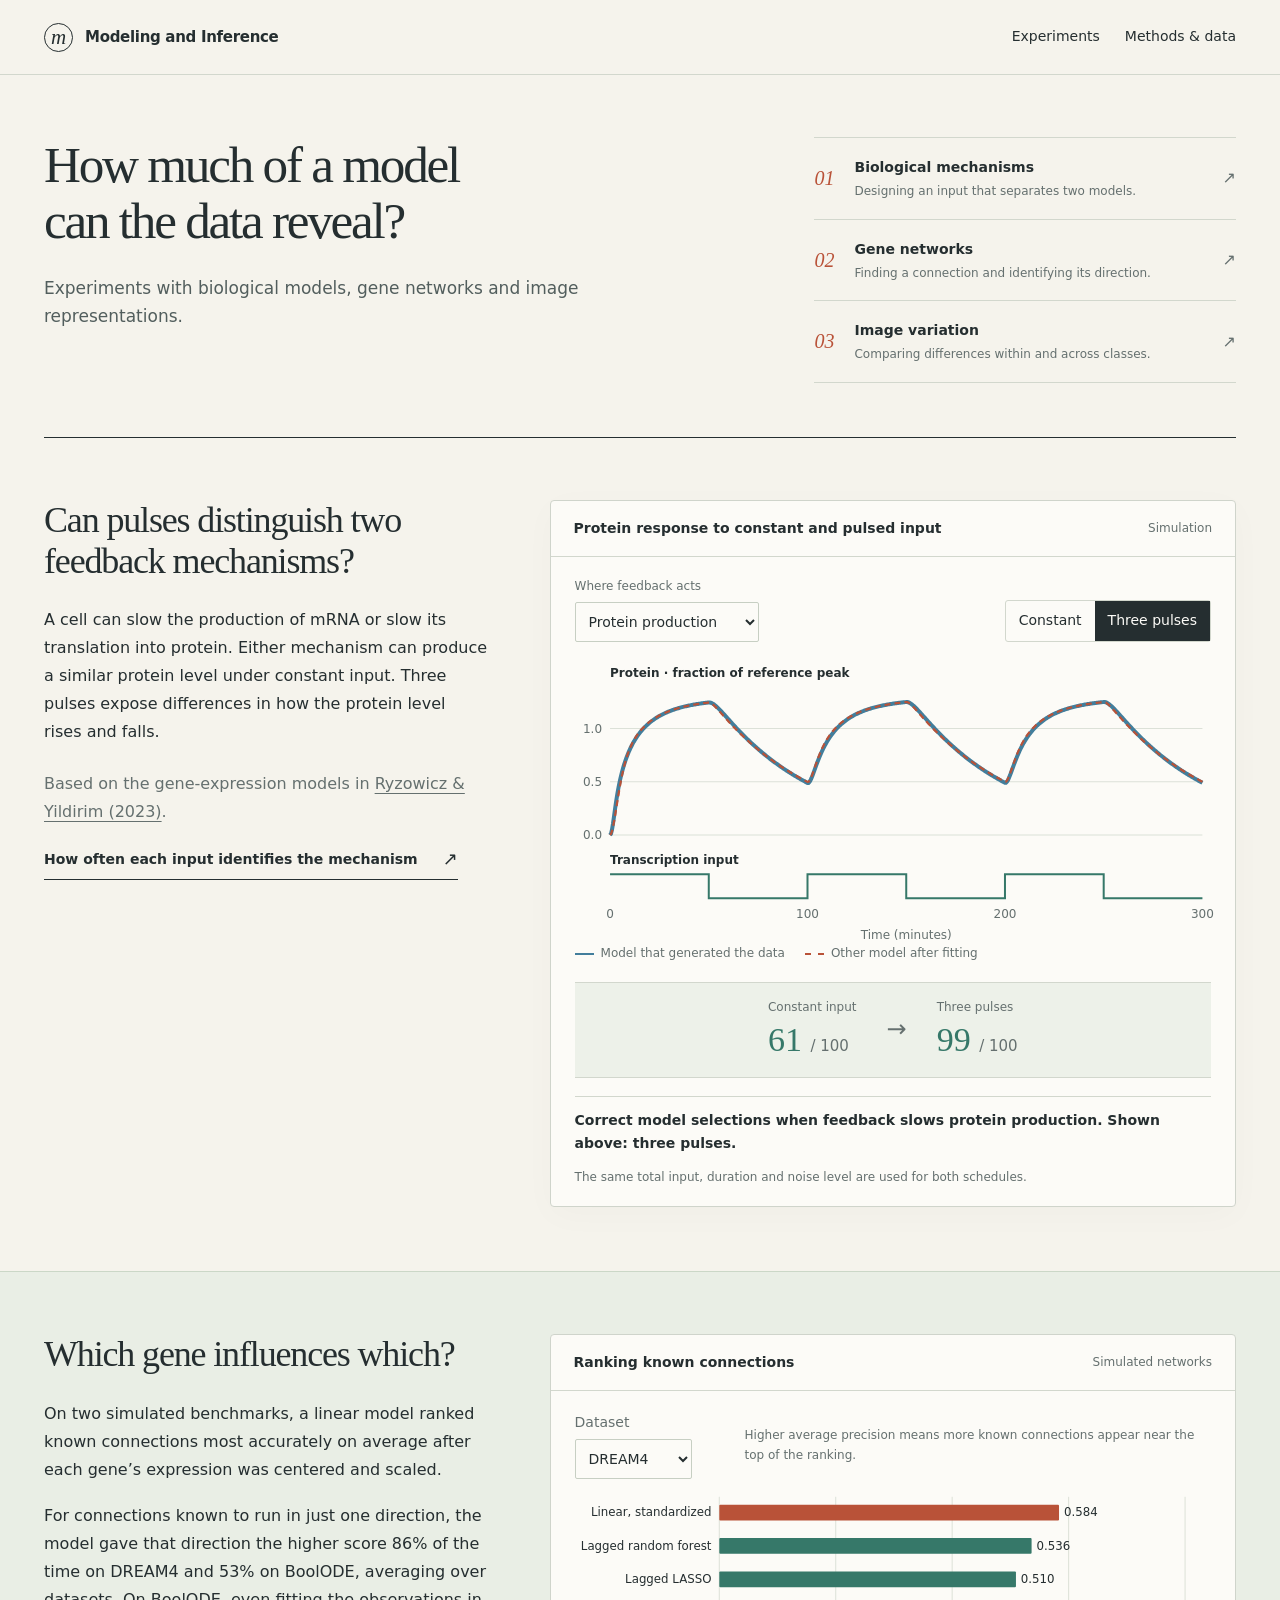
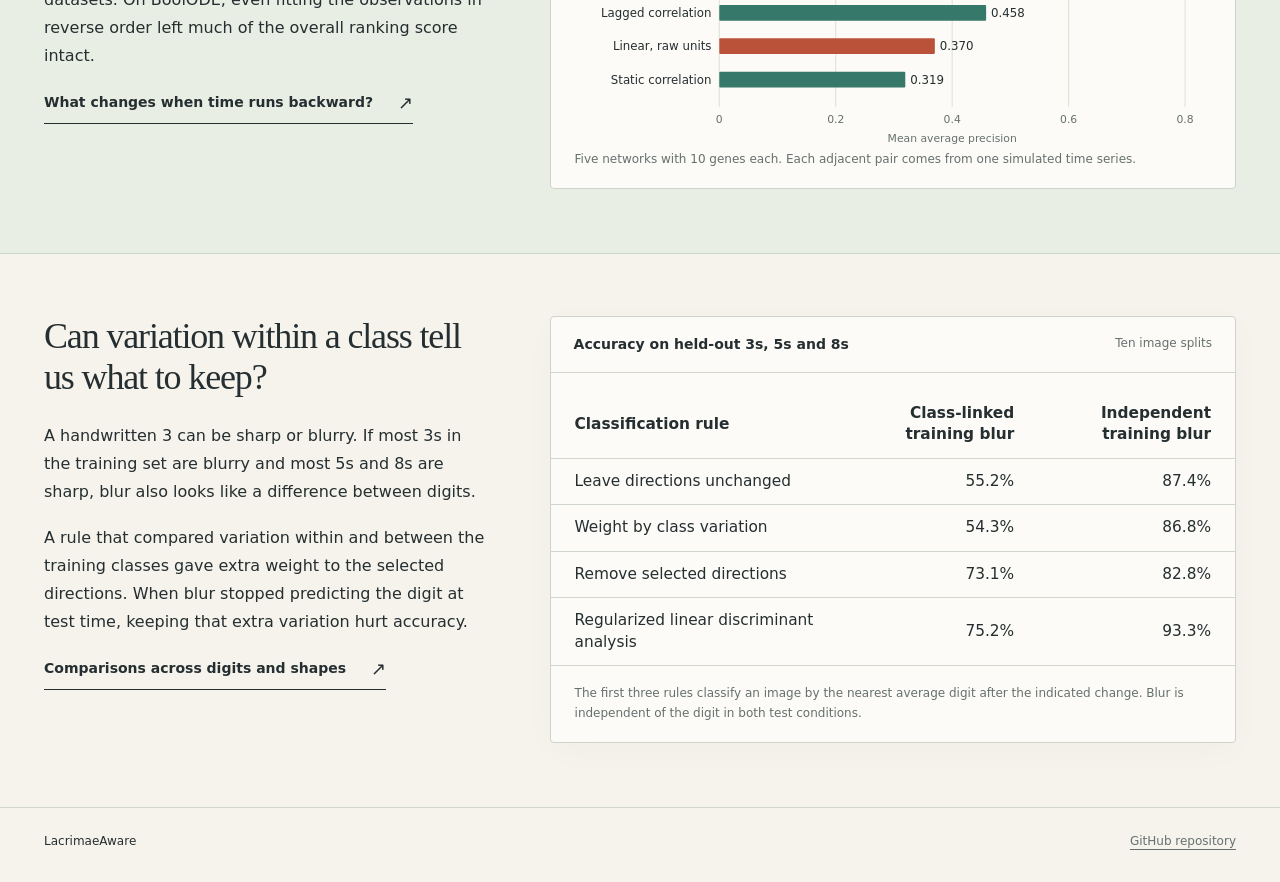
<file: docs/index.html>
<!doctype html>
<html lang="en"><head><meta charset="utf-8"><meta name="viewport" content="width=device-width,initial-scale=1">
<meta name="description" content="Experiments with biological models, gene networks and image representations, with interactive figures and results.">
<meta name="color-scheme" content="light"><title>Modeling and Inference · LacrimaeAware</title><link rel="icon" href="data:image/svg+xml,%3Csvg xmlns='http://www.w3.org/2000/svg' viewBox='0 0 40 40'%3E%3Crect width='40' height='40' rx='20' fill='%23252e30'/%3E%3Ctext x='20' y='28' text-anchor='middle' font-family='Georgia' font-size='29' fill='%23f5f3ec'%3Em%3C/text%3E%3C/svg%3E">
<link rel="stylesheet" href="./vendor/katex/katex.min.css"><link rel="stylesheet" href="./style.css"><script type="module" src="./app.js"></script></head>
<body data-base="./"><a class="skip" href="#main">Skip to content</a>
<header class="mast"><div class="mast-inner wrap"><a class="brand" href="./index.html"><span class="brand-mark" aria-hidden="true">m</span>Modeling and Inference</a><nav aria-label="Main navigation"><a href="./index.html#rates">Experiments</a><a href="./methods.html">Methods & data</a></nav></div></header>
<main id="main">
  <section class="intro wrap">
    <div>
      <h1>How much of a model <br> can the data reveal?</h1>
      <p class="lead">Experiments with biological models, gene networks and image representations.</p>
    </div>
    <nav class="contents" aria-label="Studies">
      <a href="#rates"><span>01</span><div><strong>Biological mechanisms</strong><small>Designing an input that separates two models.</small></div><b aria-hidden="true">↗</b></a>
      <a href="#networks"><span>02</span><div><strong>Gene networks</strong><small>Finding a connection and identifying its direction.</small></div><b aria-hidden="true">↗</b></a>
      <a href="#representations"><span>03</span><div><strong>Image variation</strong><small>Comparing differences within and across classes.</small></div><b aria-hidden="true">↗</b></a>
    </nav>
  </section>

  <section class="study wrap" id="rates">
    <div class="study-copy">
      <h2>Can pulses distinguish two feedback mechanisms?</h2>
      <p>A cell can slow the production of mRNA or slow its translation into protein. Either mechanism can produce a similar protein level under constant input. Three pulses expose differences in how the protein level rises and falls.</p>
      <p class="context-line">Based on the gene-expression models in <a href="https://doi.org/10.1039/D2MO00222A">Ryzowicz &amp; Yildirim (2023)</a>.</p>
      <a class="text-link" href="studies/hidden-rates.html">How often each input identifies the mechanism <span>↗</span></a>
    </div>
    <div class="experiment pulse-experiment">
      <div class="experiment-heading"><strong>Protein response to constant and pulsed input</strong><span class="small-label">Simulation</span></div>
      <div class="protocol-tools"><label for="true-mechanism">Where feedback acts<select id="true-mechanism"><option value="M3">Protein production</option><option value="M2">mRNA production</option></select></label><div class="segmented" role="group" aria-label="Input schedule"><button data-protocol="constant" aria-pressed="false">Constant</button><button data-protocol="three_pulses" aria-pressed="true">Three pulses</button></div></div>
      <div class="chart" id="pulse-chart"><img src="assets/input-design.svg" alt="Equal-total-input simulations: three pulses increase correct model selection from 61–83 to 99–100 out of 100 trials." width="1200" height="560"></div>
      <div class="legend"><span><i class="reference"></i>Model that generated the data</span><span><i class="alternative"></i>Other model after fitting</span></div>
      <div class="selection-result"><div><span>Constant input</span><strong id="constant-count">61 <small>/ 100</small></strong></div><span aria-hidden="true">→</span><div><span>Three pulses</span><strong id="pulse-count">99 <small>/ 100</small></strong></div></div>
      <p class="experiment-verdict" id="pulse-verdict" aria-live="polite">Correct selections across 100 noisy trials per input schedule.</p>
      <p class="fineprint">The same total input, duration and noise level are used for both schedules.</p>
    </div>
  </section>

  <section class="network-band">
    <div class="study wrap" id="networks">
      <div class="study-copy">
        <h2>Which gene influences which?</h2>
        <p>On two simulated benchmarks, a linear model ranked known connections most accurately on average after each gene’s expression was centered and scaled.</p>
        <p>For connections known to run in just one direction, the model gave that direction the higher score 86% of the time on DREAM4 and 53% on BoolODE, averaging over datasets. On BoolODE, even fitting the observations in reverse order left much of the overall ranking score intact.</p>
        <a class="text-link" href="studies/gene-networks.html#time-order">What changes when time runs backward? <span>↗</span></a>
      </div>
      <div class="experiment network-experiment">
        <div class="experiment-heading"><strong>Ranking known connections</strong><span class="small-label">Simulated networks</span></div>
        <div class="network-tools"><label for="benchmark-dataset">Dataset<select id="benchmark-dataset"><option value="dream4">DREAM4</option><option value="boolode">BoolODE</option></select></label><p>Higher average precision means more known connections appear near the top of the ranking.</p></div>
        <div class="chart" id="benchmark-chart"><img class="fallback" src="assets/network-benchmarks.svg" alt="Across both benchmarks, the linear model ranks higher after its inputs and responses are standardized." width="1050" height="420"></div>
        <p class="fineprint" id="benchmark-caption" aria-live="polite">Each score averages the results for the networks in one benchmark.</p>
      </div>
    </div>
  </section>

  <section class="study wrap" id="representations">
    <div class="study-copy">
      <h2>Can variation within a class tell us what to keep?</h2>
      <p>A handwritten 3 can be sharp or blurry. If most 3s in the training set are blurry and most 5s and 8s are sharp, blur also looks like a difference between digits.</p>
      <p>A rule that compared variation within and between the training classes gave extra weight to the selected directions. When blur stopped predicting the digit at test time, keeping that extra variation hurt accuracy.</p>
      <a class="text-link" href="studies/image-representations.html">Comparisons across digits and shapes <span>↗</span></a>
    </div>
    <div class="experiment geometry-experiment">
      <div class="experiment-heading"><strong>Accuracy on held-out 3s, 5s and 8s</strong><span class="small-label">Ten image splits</span></div>
      <table class="digit-results"><thead><tr><th scope="col">Classification rule</th><th scope="col">Class-linked training blur</th><th scope="col">Independent training blur</th></tr></thead><tbody>
        <tr><th scope="row">Leave directions unchanged</th><td>55.2%</td><td>87.4%</td></tr>
        <tr><th scope="row">Weight by class variation</th><td>54.3%</td><td>86.8%</td></tr>
        <tr><th scope="row">Remove selected directions</th><td>73.1%</td><td>82.8%</td></tr>
        <tr><th scope="row">Regularized linear discriminant analysis</th><td>75.2%</td><td>93.3%</td></tr>
      </tbody></table>
      <p class="fineprint">The first three rules classify an image by the nearest average digit after the indicated change. Blur is independent of the digit in both test conditions.</p>
    </div>
  </section>

</main>

<footer class="footer"><div class="footer-inner wrap"><strong>LacrimaeAware</strong><div class="footer-right"><a href="https://github.com/LacrimaeAware/modeling-and-inference">GitHub repository</a></div></div></footer>
</body></html>
</file>
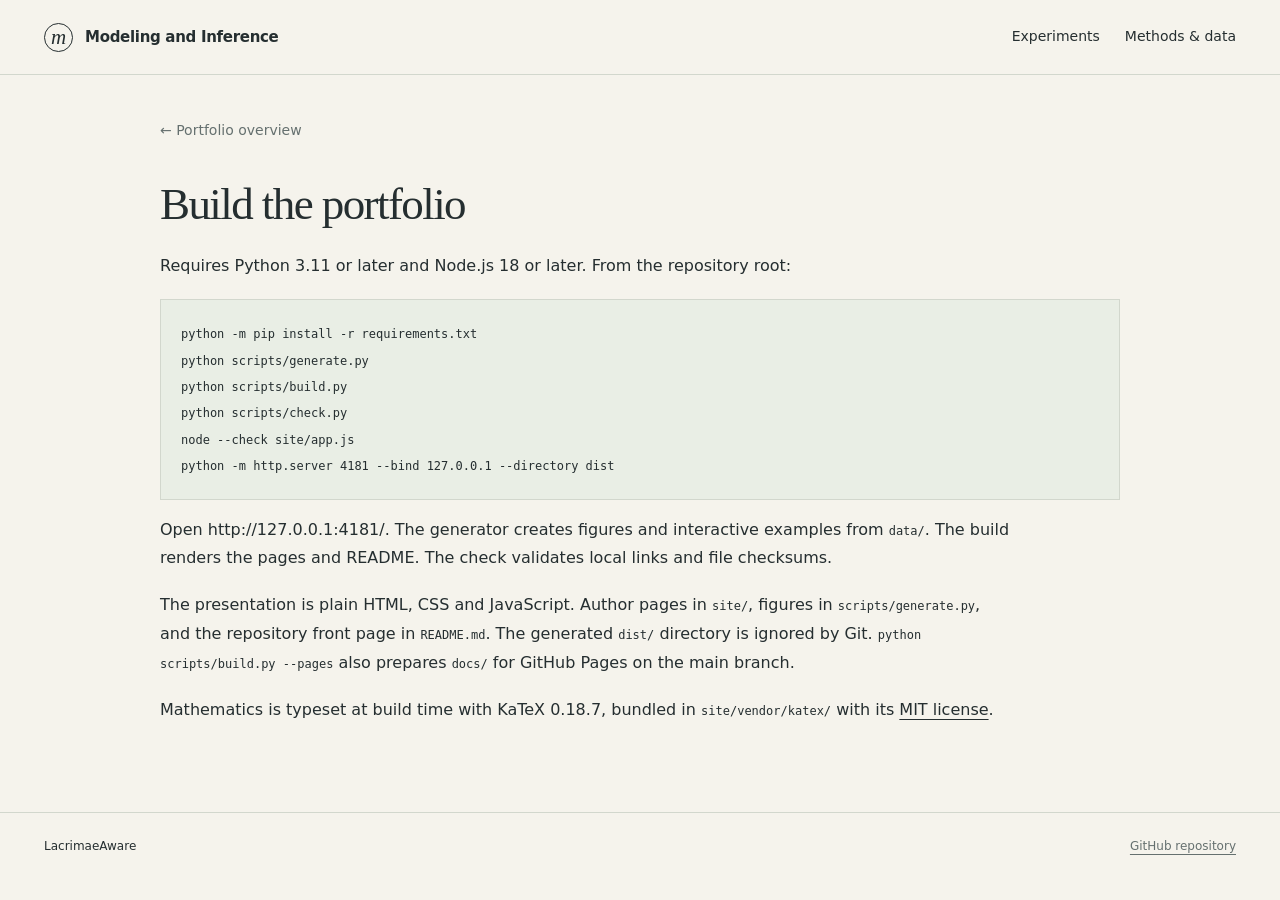
<file: docs/development.html>
<!doctype html>
<html lang="en"><head><meta charset="utf-8"><meta name="viewport" content="width=device-width,initial-scale=1">
<meta name="description" content="Experiments with biological models, gene networks and image representations, with interactive figures and results.">
<meta name="color-scheme" content="light"><title>Build the portfolio · Modeling and Inference</title><link rel="icon" href="data:image/svg+xml,%3Csvg xmlns='http://www.w3.org/2000/svg' viewBox='0 0 40 40'%3E%3Crect width='40' height='40' rx='20' fill='%23252e30'/%3E%3Ctext x='20' y='28' text-anchor='middle' font-family='Georgia' font-size='29' fill='%23f5f3ec'%3Em%3C/text%3E%3C/svg%3E">
<link rel="stylesheet" href="./vendor/katex/katex.min.css"><link rel="stylesheet" href="./style.css"><script type="module" src="./app.js"></script></head>
<body data-base="./"><a class="skip" href="#main">Skip to content</a>
<header class="mast"><div class="mast-inner wrap"><a class="brand" href="./index.html"><span class="brand-mark" aria-hidden="true">m</span>Modeling and Inference</a><nav aria-label="Main navigation"><a href="./index.html#rates">Experiments</a><a href="./methods.html">Methods & data</a></nav></div></header>
<main class="note readme-content" id="main"><a class="back" href="index.html">← Portfolio overview</a><h1>Build the portfolio</h1>
<p>Requires Python 3.11 or later and Node.js 18 or later. From the repository root:</p>
<pre><code class="language-sh">python -m pip install -r requirements.txt
python scripts/generate.py
python scripts/build.py
python scripts/check.py
node --check site/app.js
python -m http.server 4181 --bind 127.0.0.1 --directory dist
</code></pre>
<p>Open http://127.0.0.1:4181/. The generator creates figures and interactive examples from <code>data/</code>. The build renders the pages and README. The check validates local links and file checksums.</p>
<p>The presentation is plain HTML, CSS and JavaScript. Author pages in <code>site/</code>, figures in <code>scripts/generate.py</code>, and the repository front page in <code>README.md</code>. The generated <code>dist/</code> directory is ignored by Git. <code>python scripts/build.py --pages</code> also prepares <code>docs/</code> for GitHub Pages on the main branch.</p>
<p>Mathematics is typeset at build time with KaTeX 0.18.7, bundled in
<code>site/vendor/katex/</code> with its <a href="vendor/katex/LICENSE">MIT license</a>.</p></main>
<footer class="footer"><div class="footer-inner wrap"><strong>LacrimaeAware</strong><div class="footer-right"><a href="https://github.com/LacrimaeAware/modeling-and-inference">GitHub repository</a></div></div></footer>
</body></html>
</file>
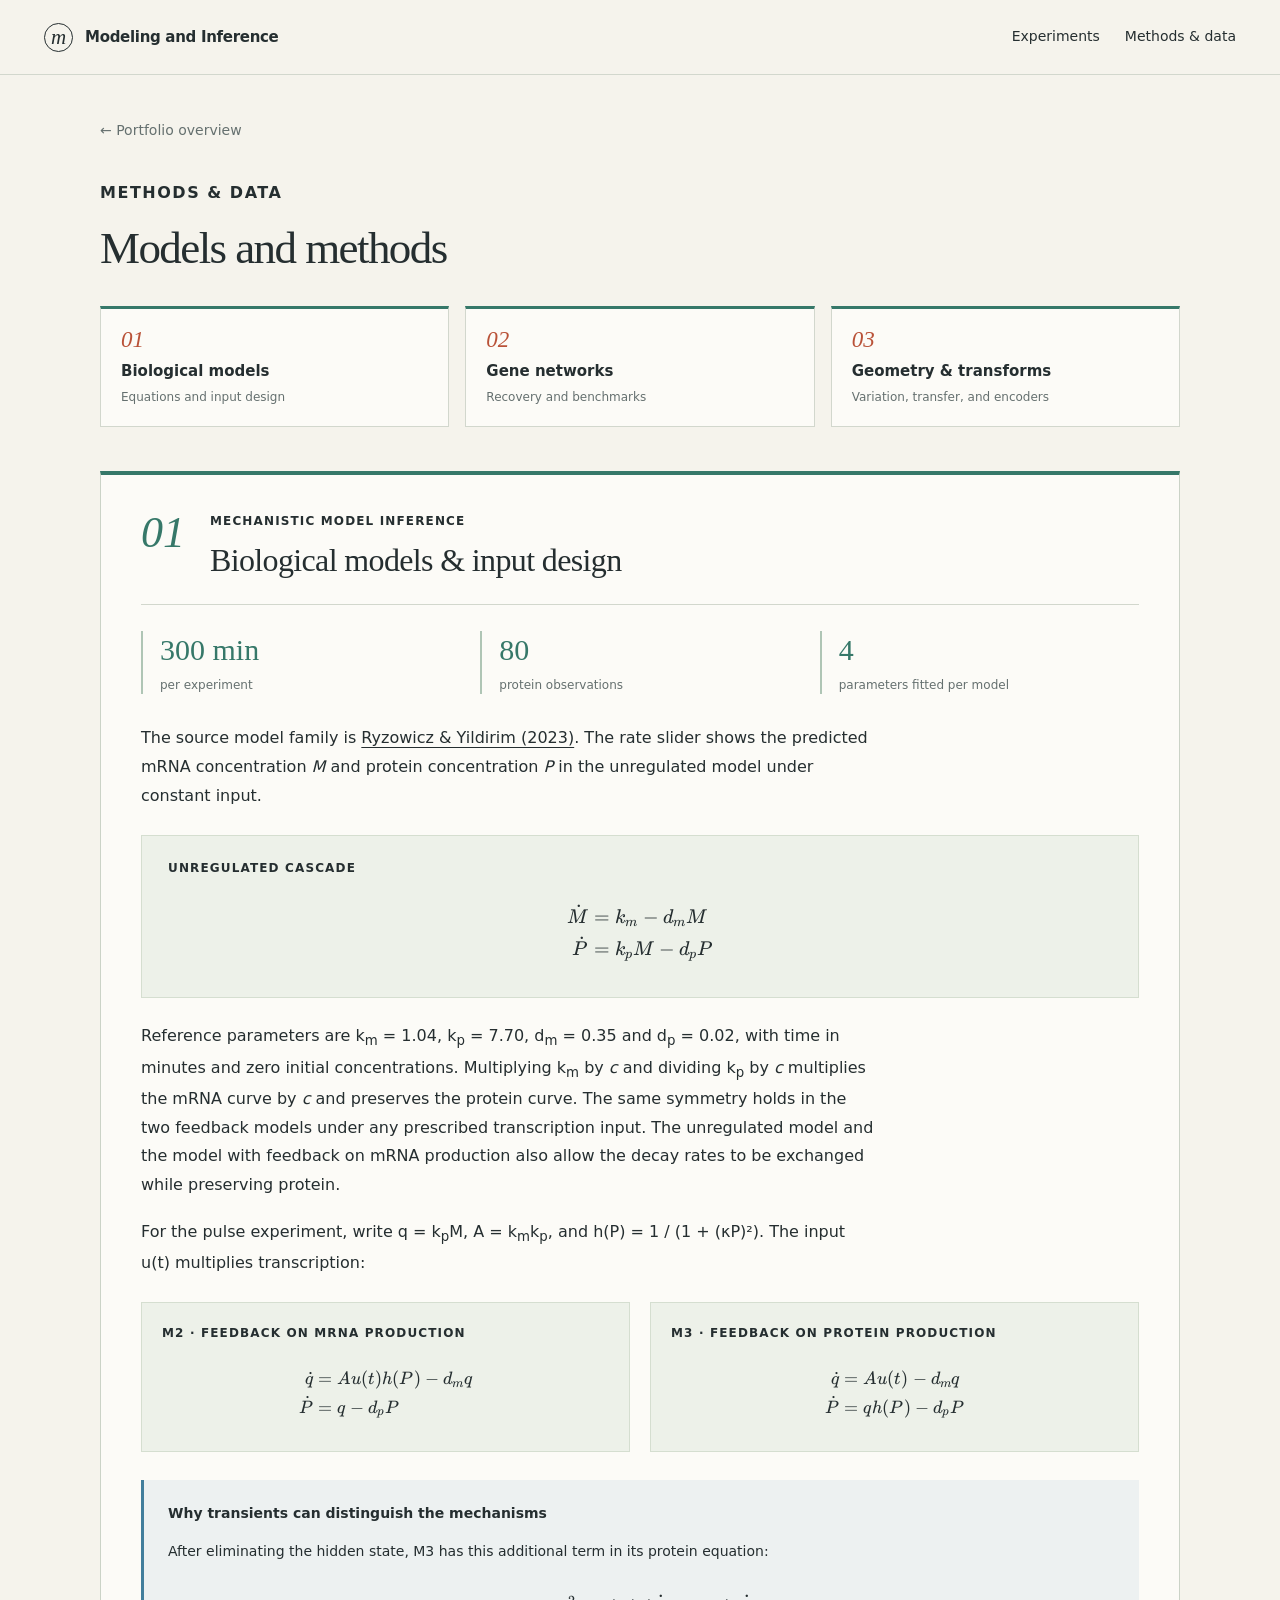
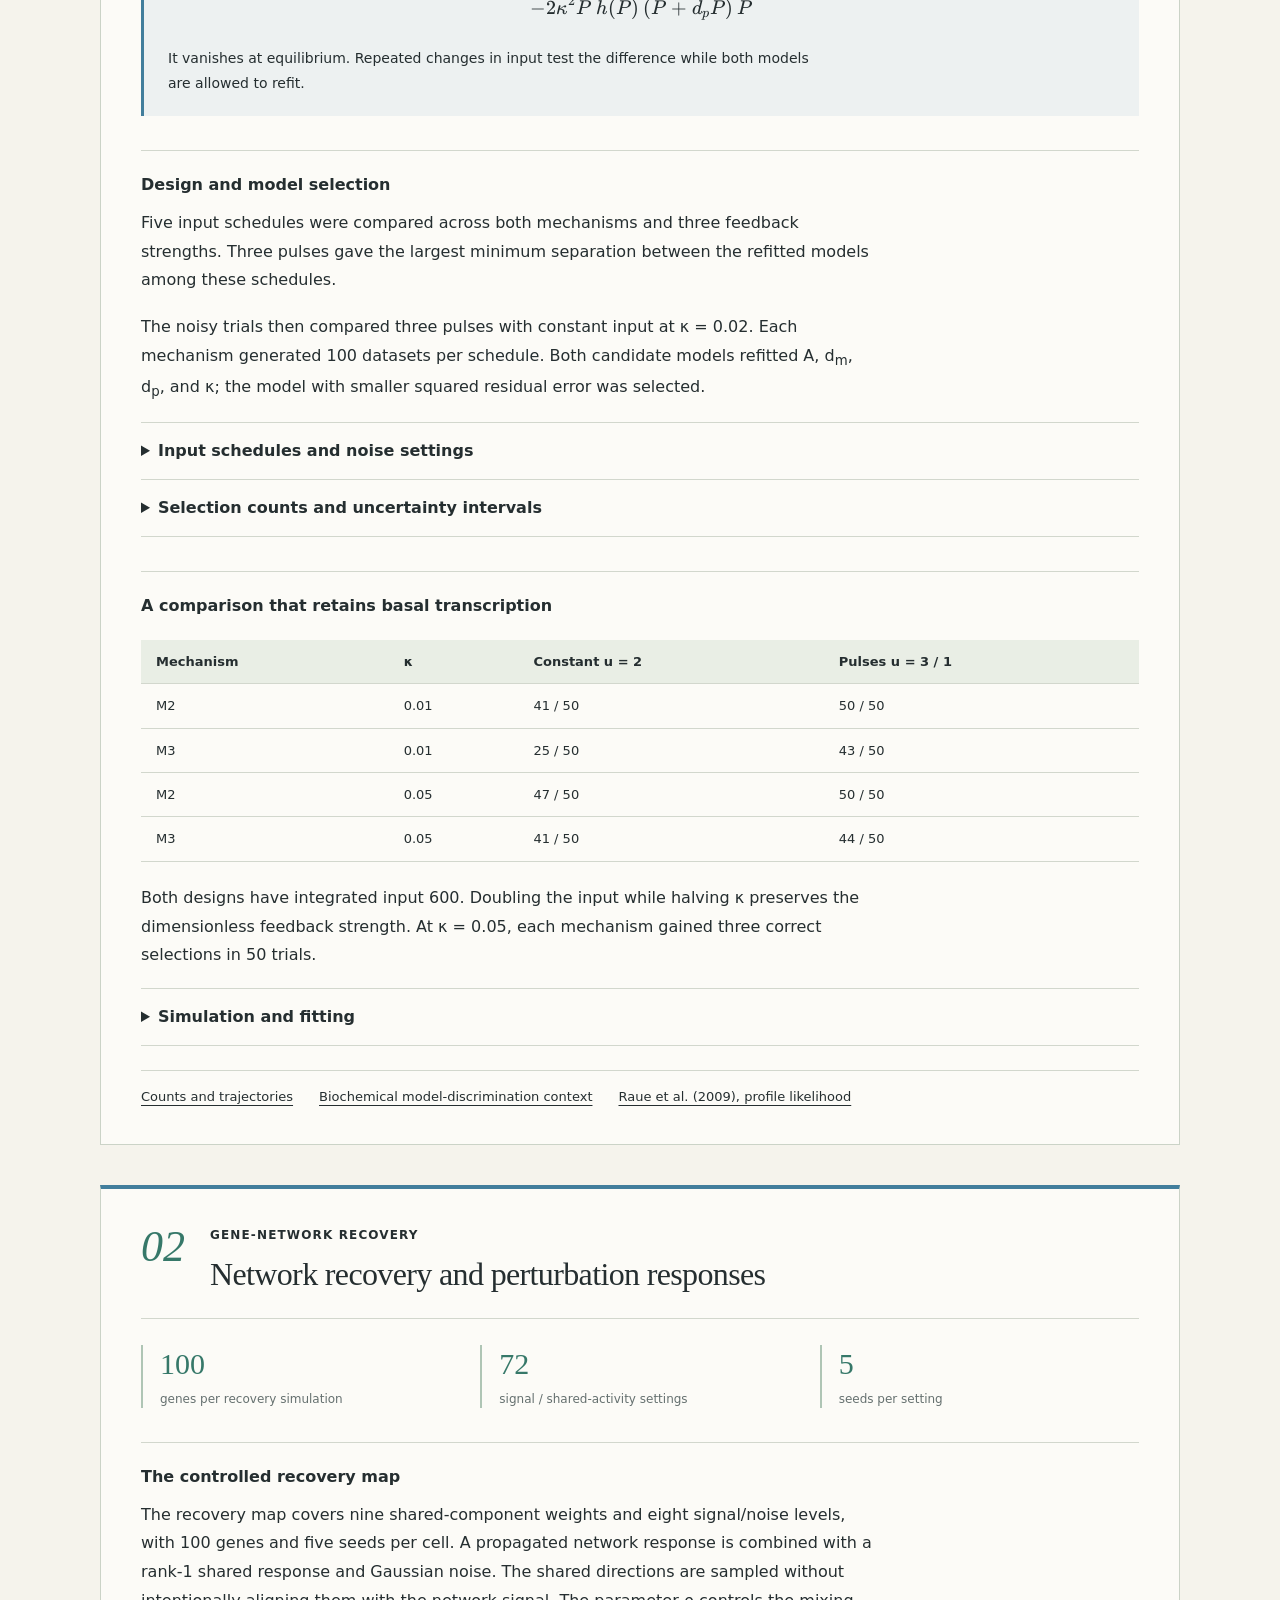
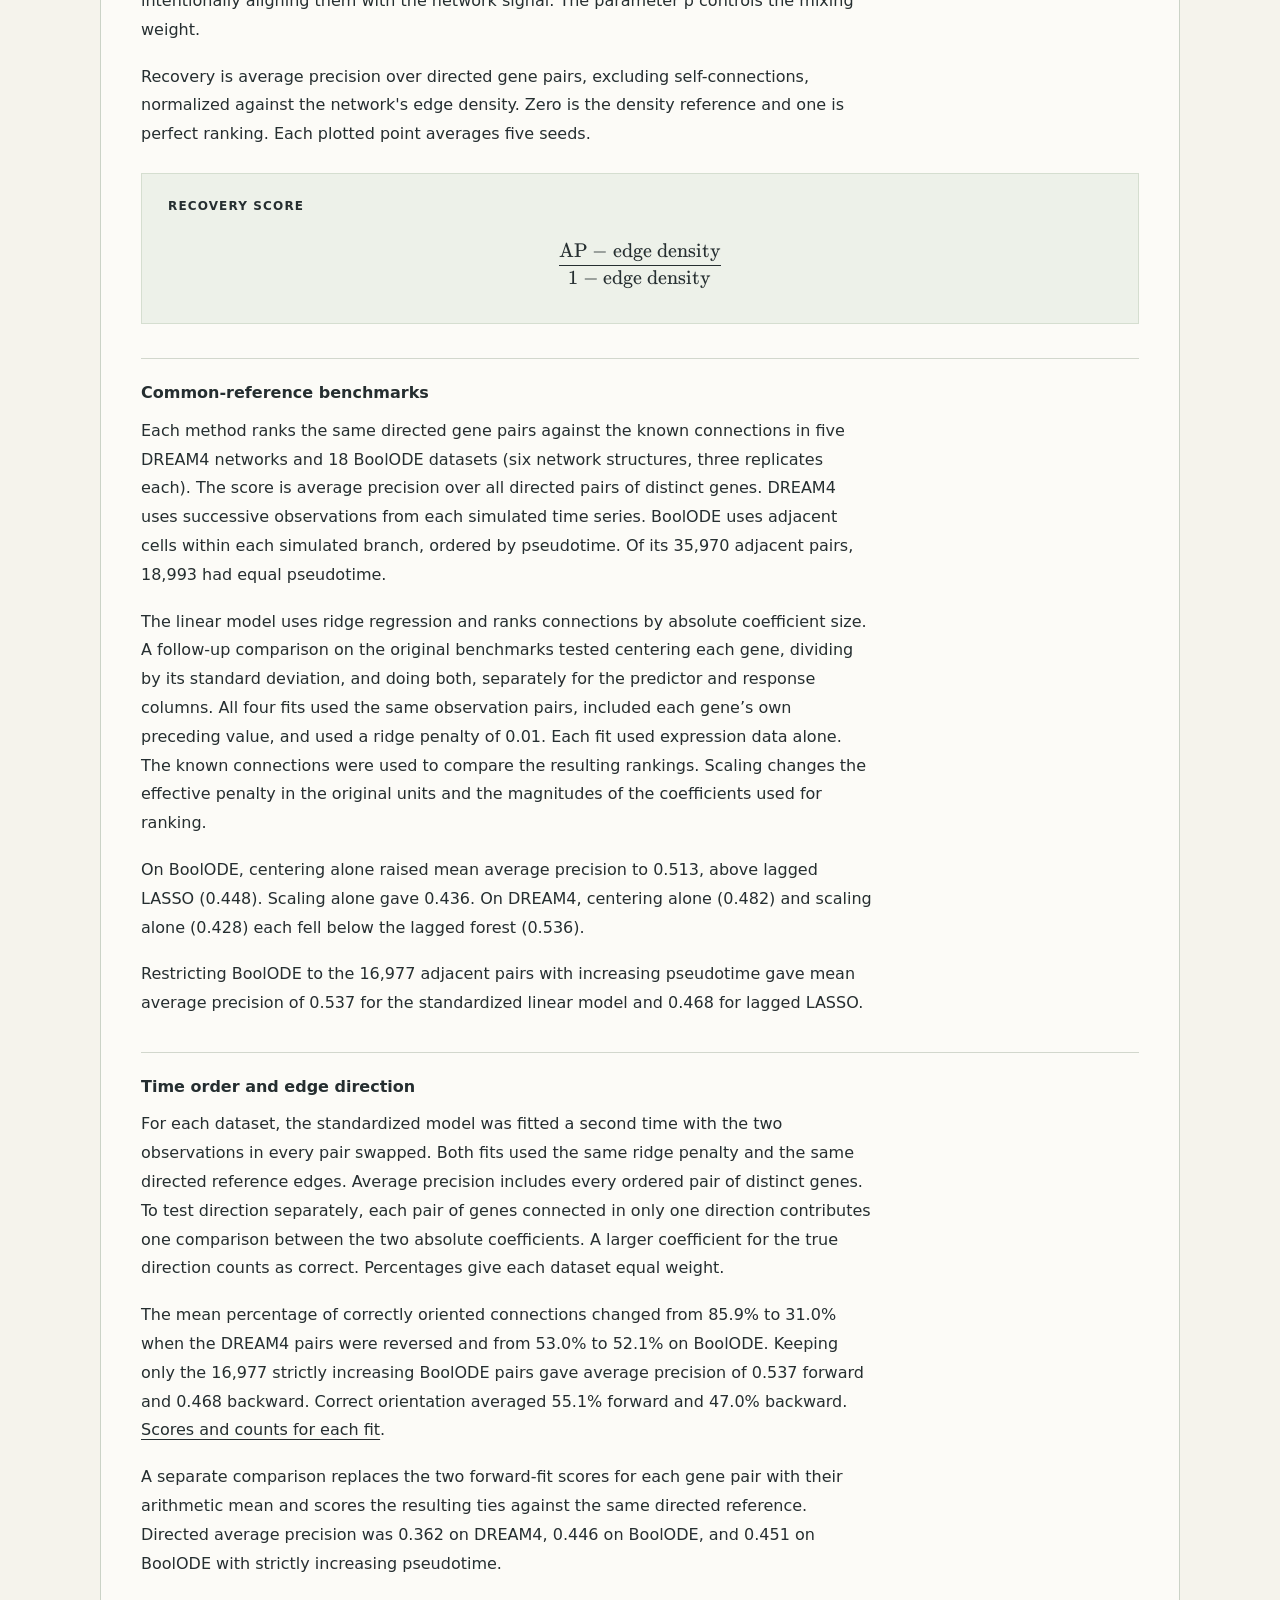
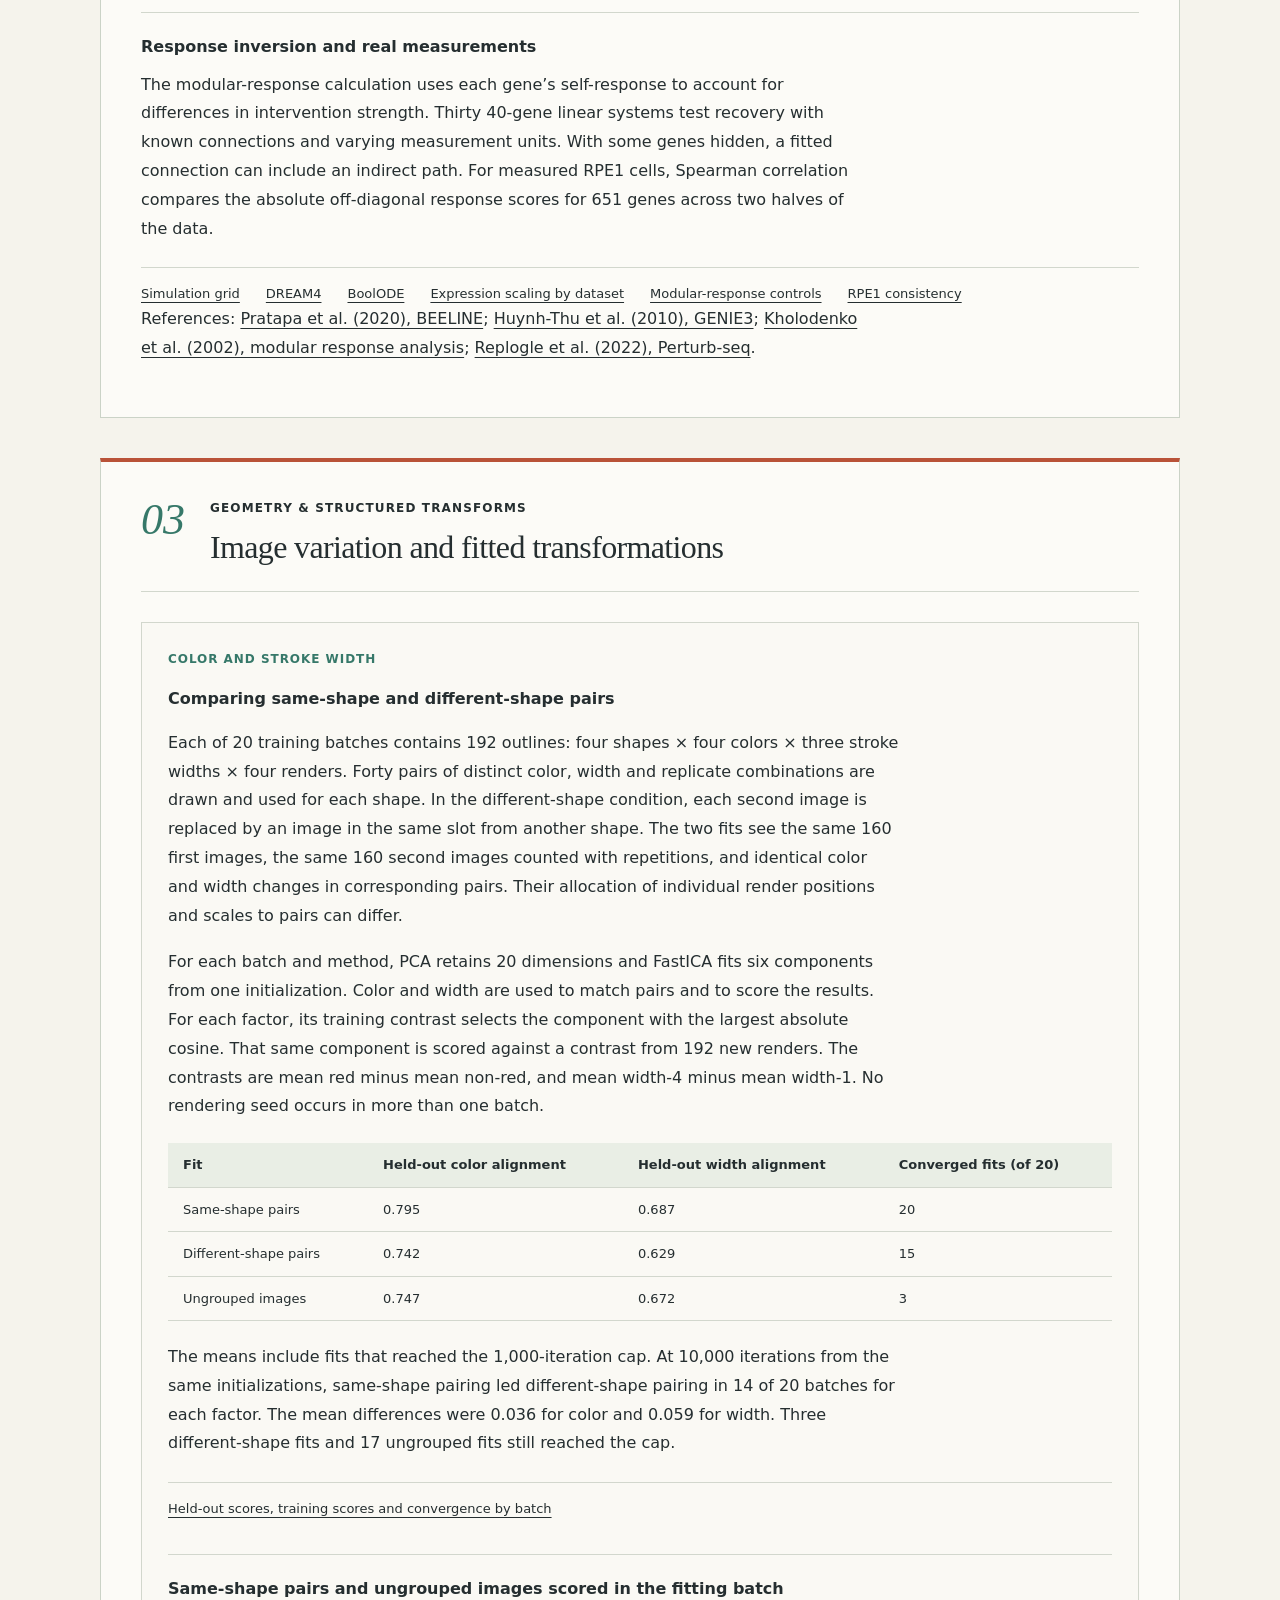
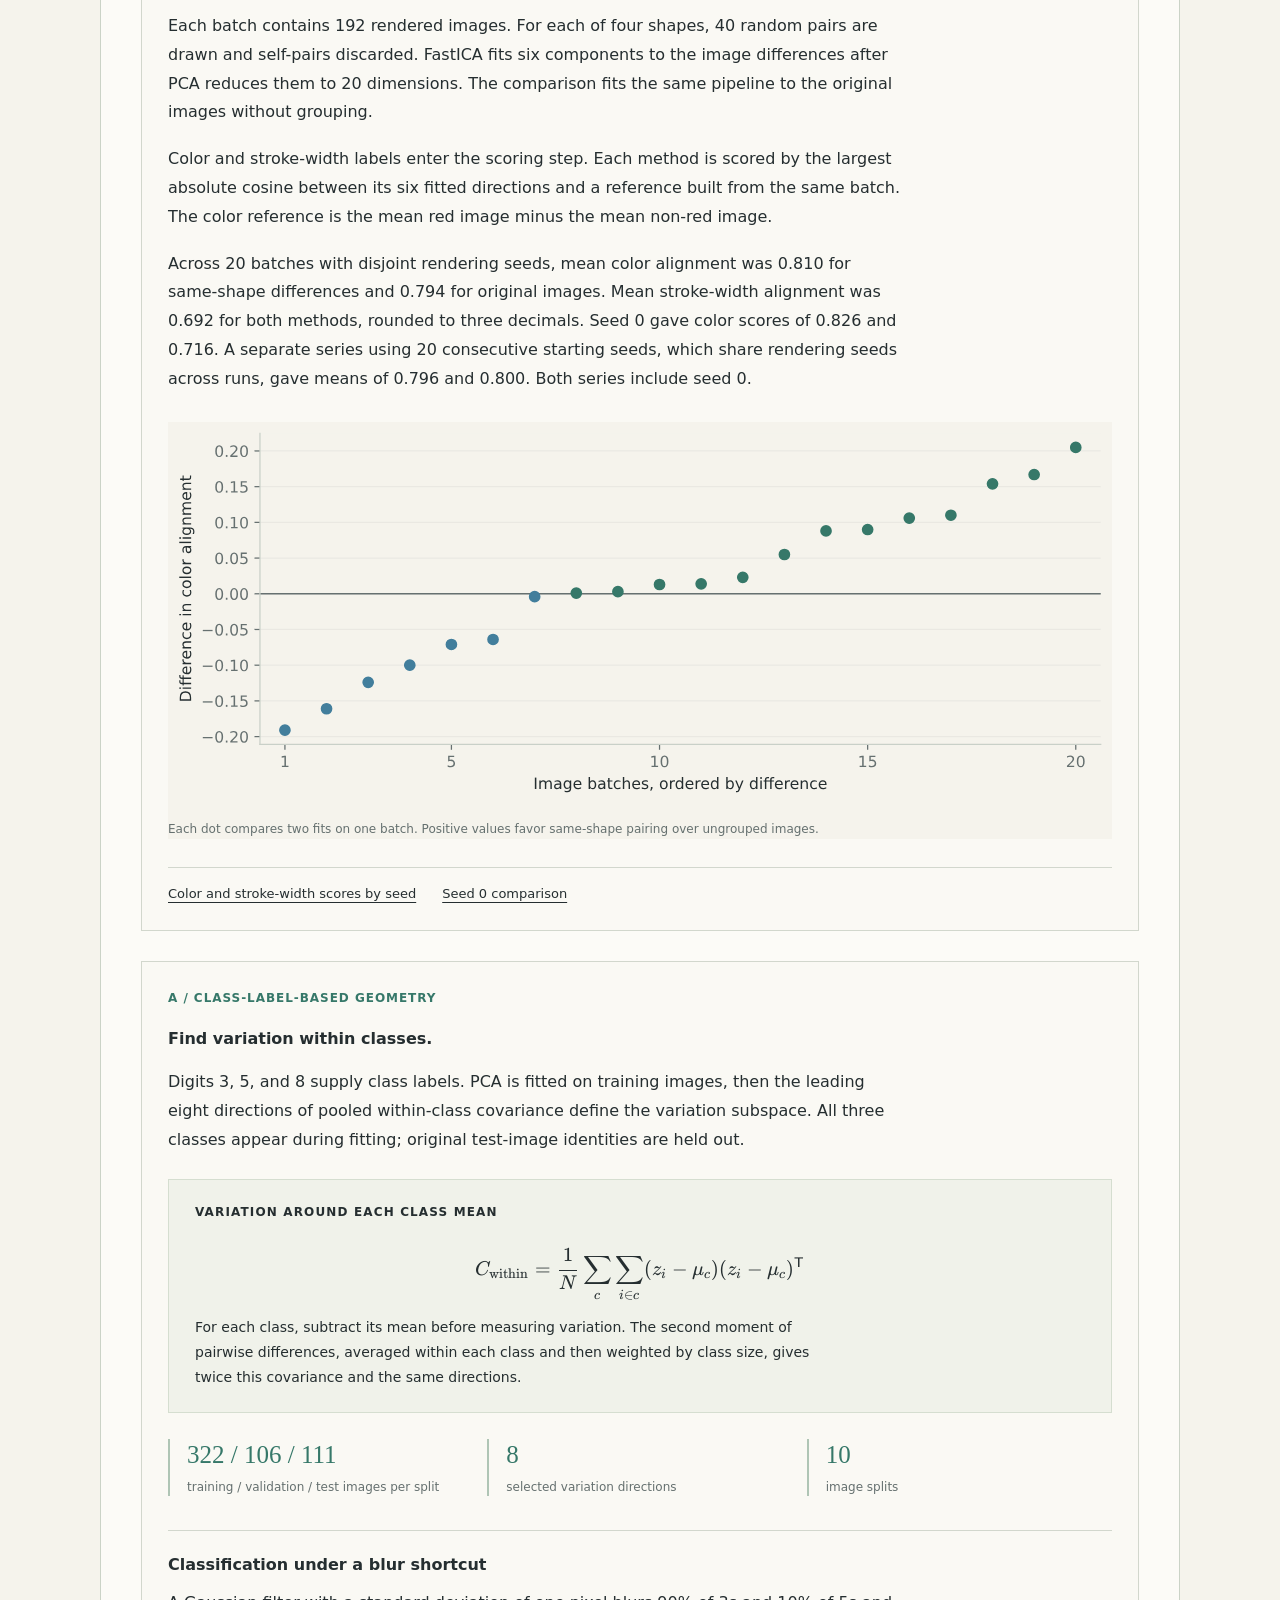
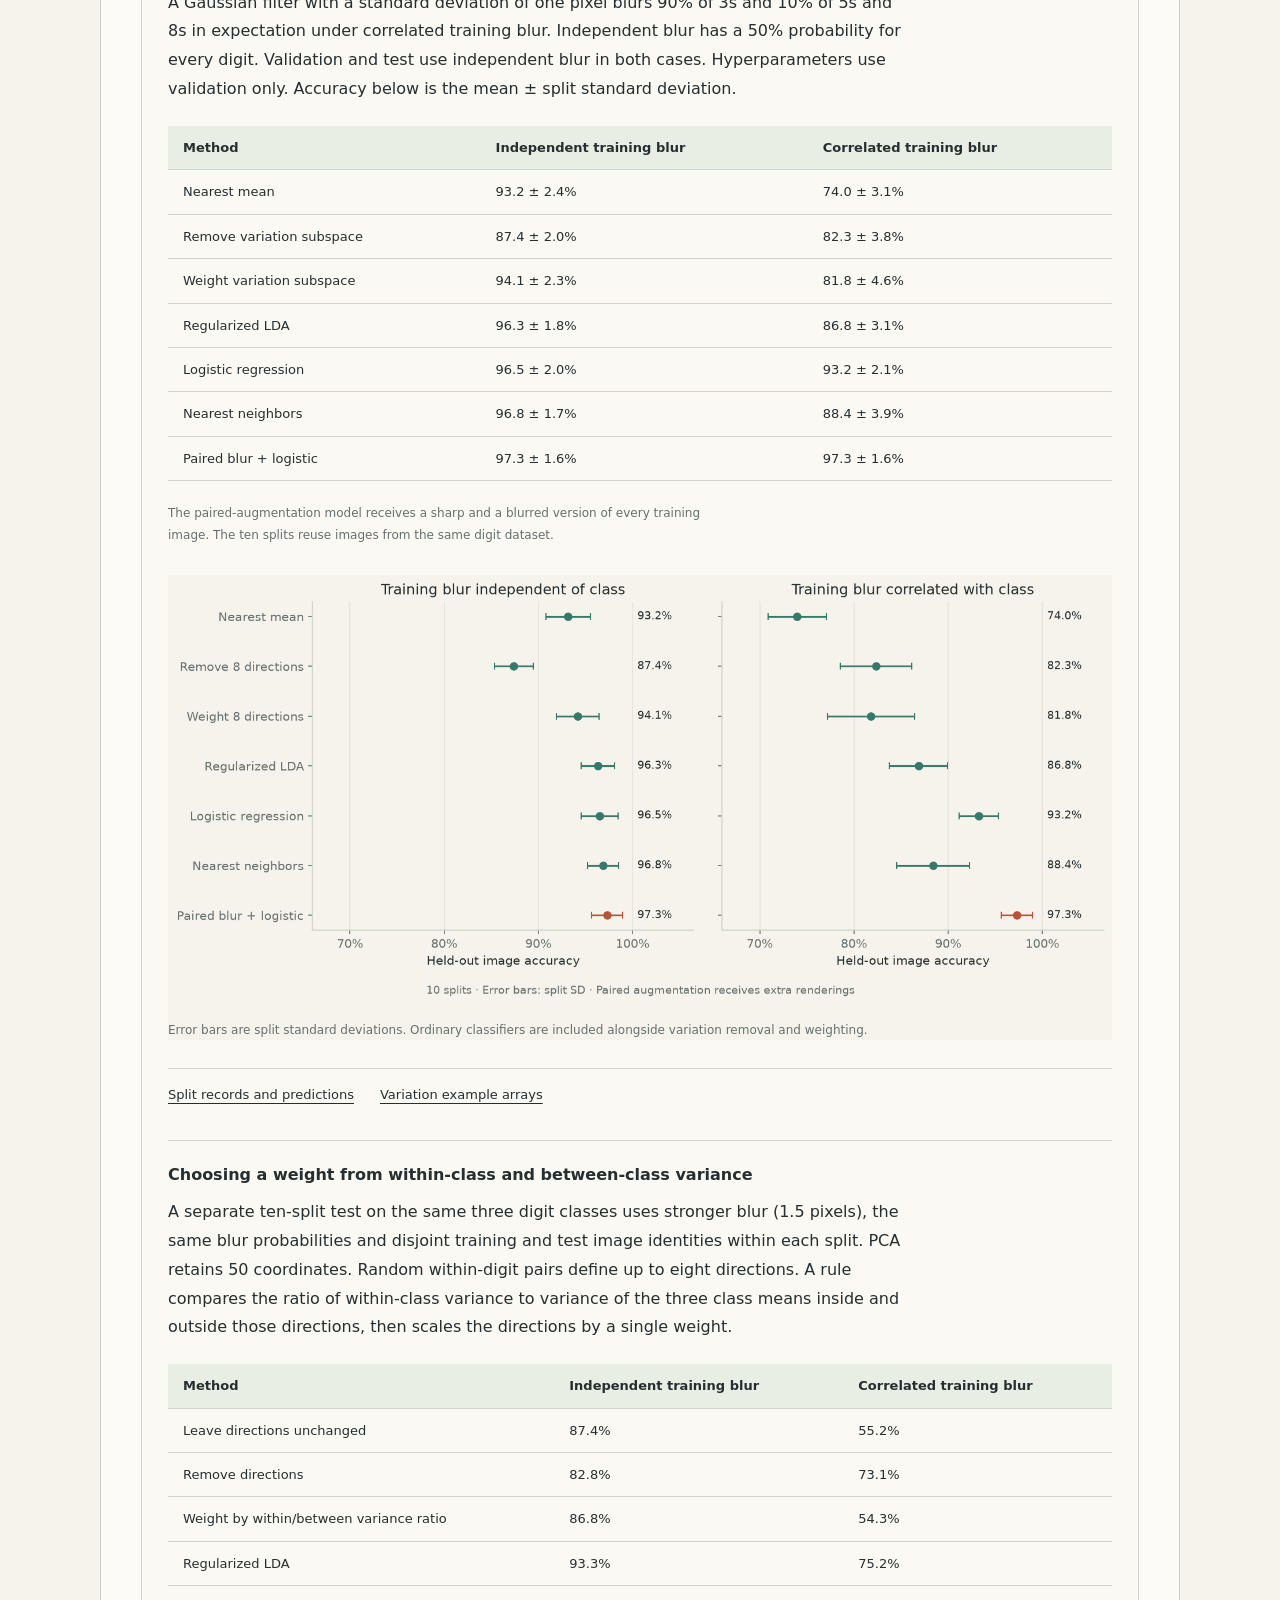
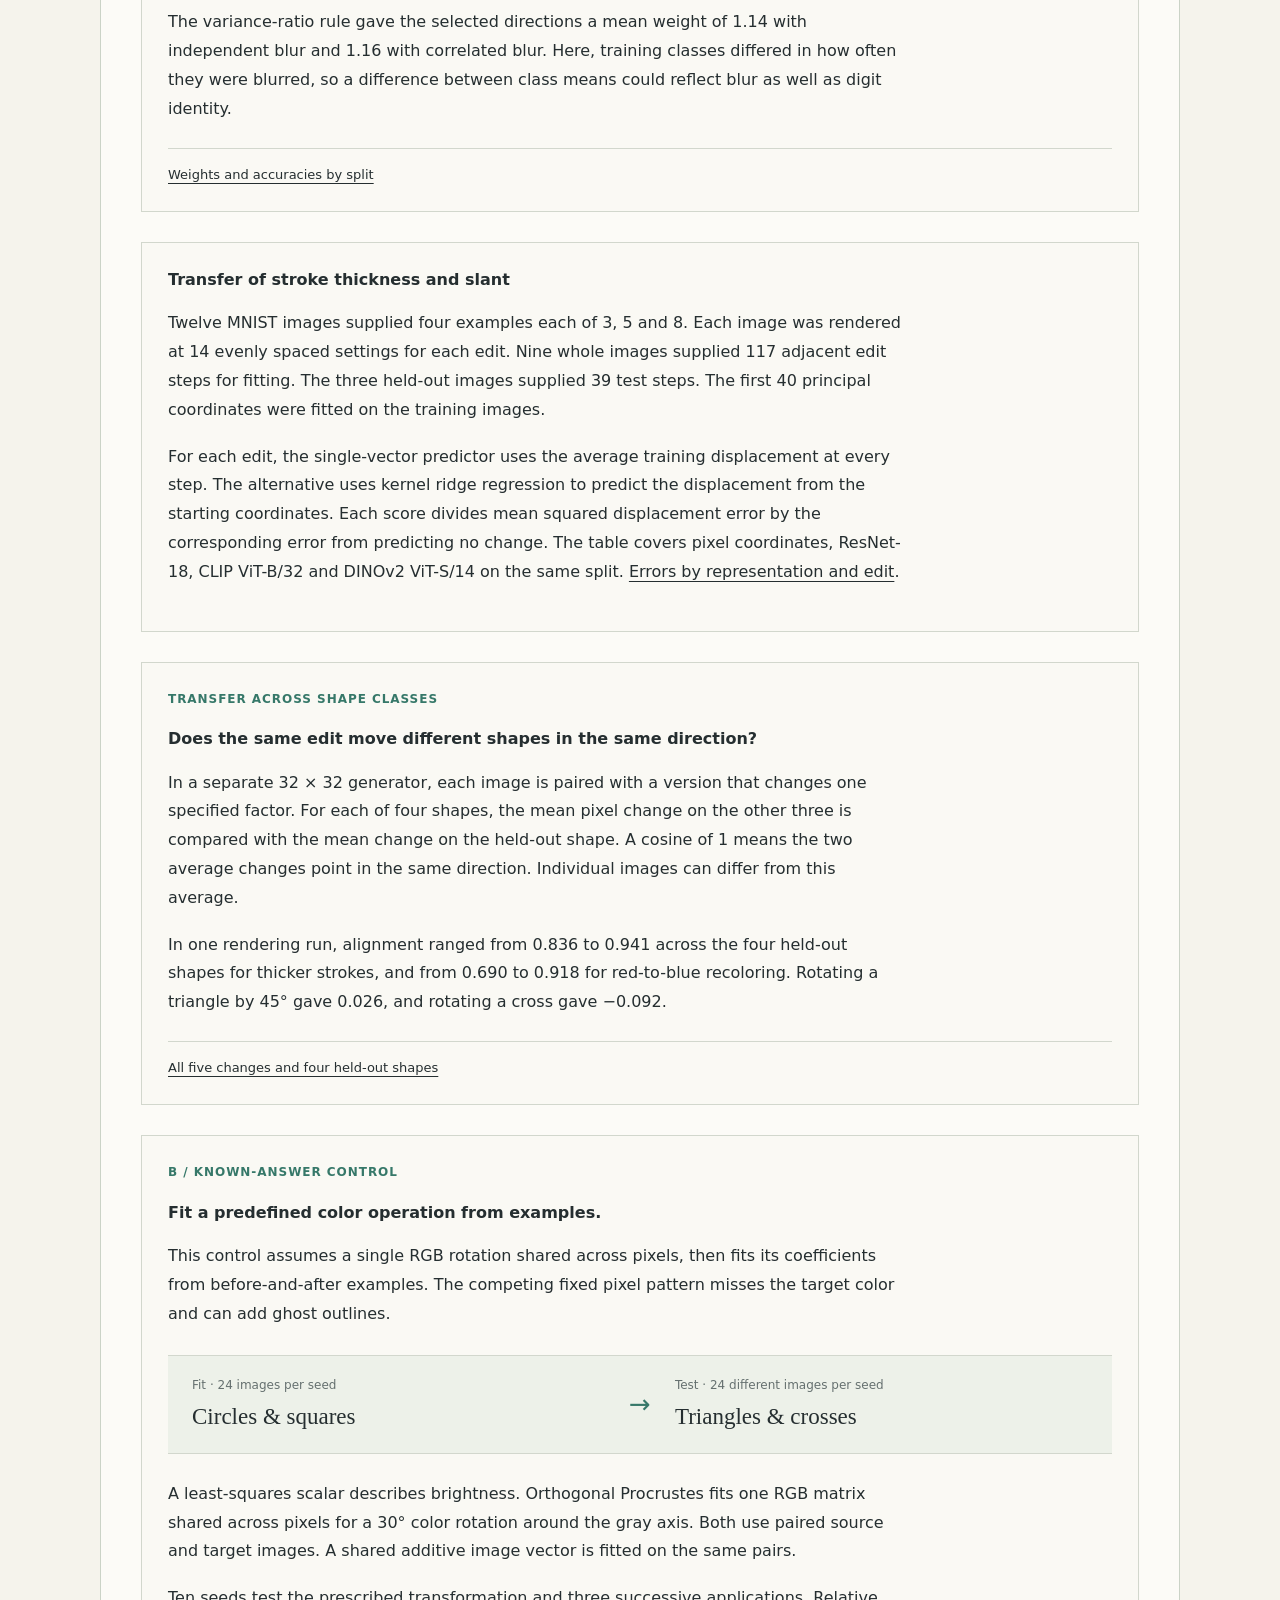
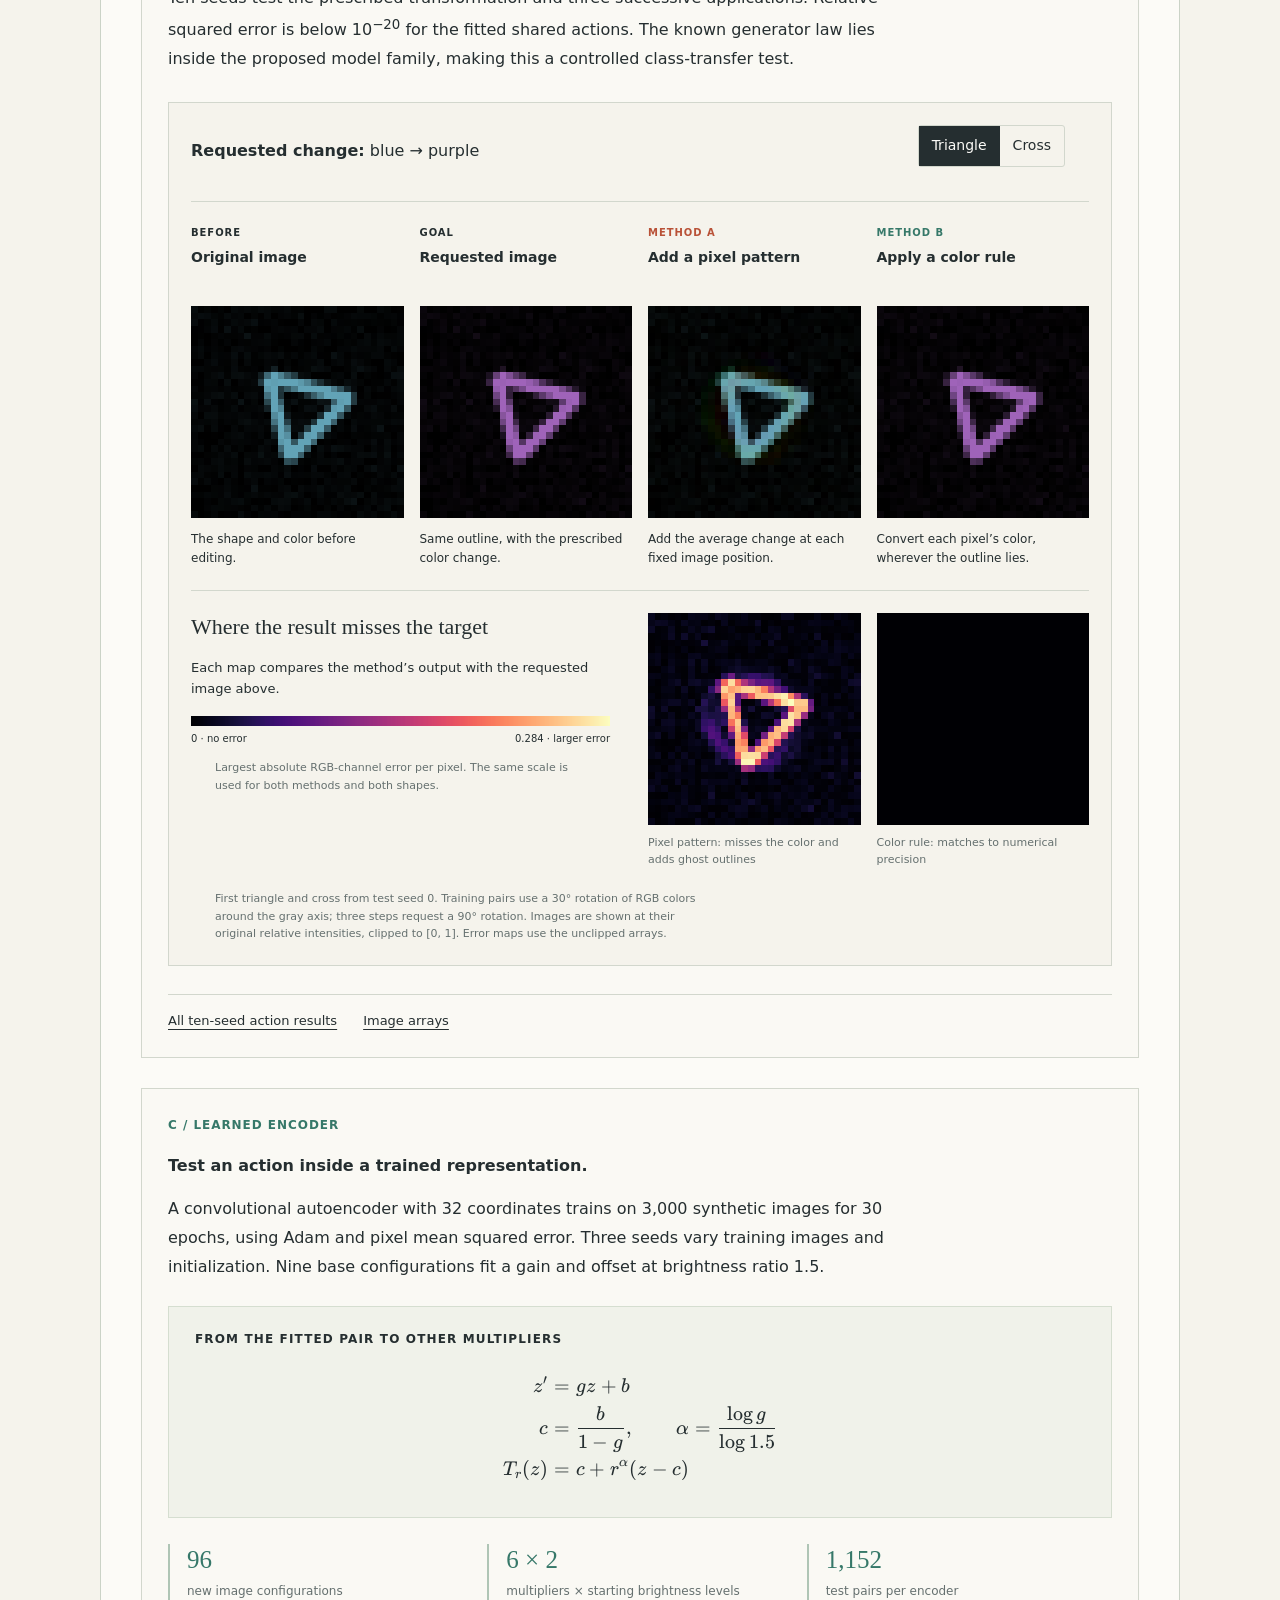
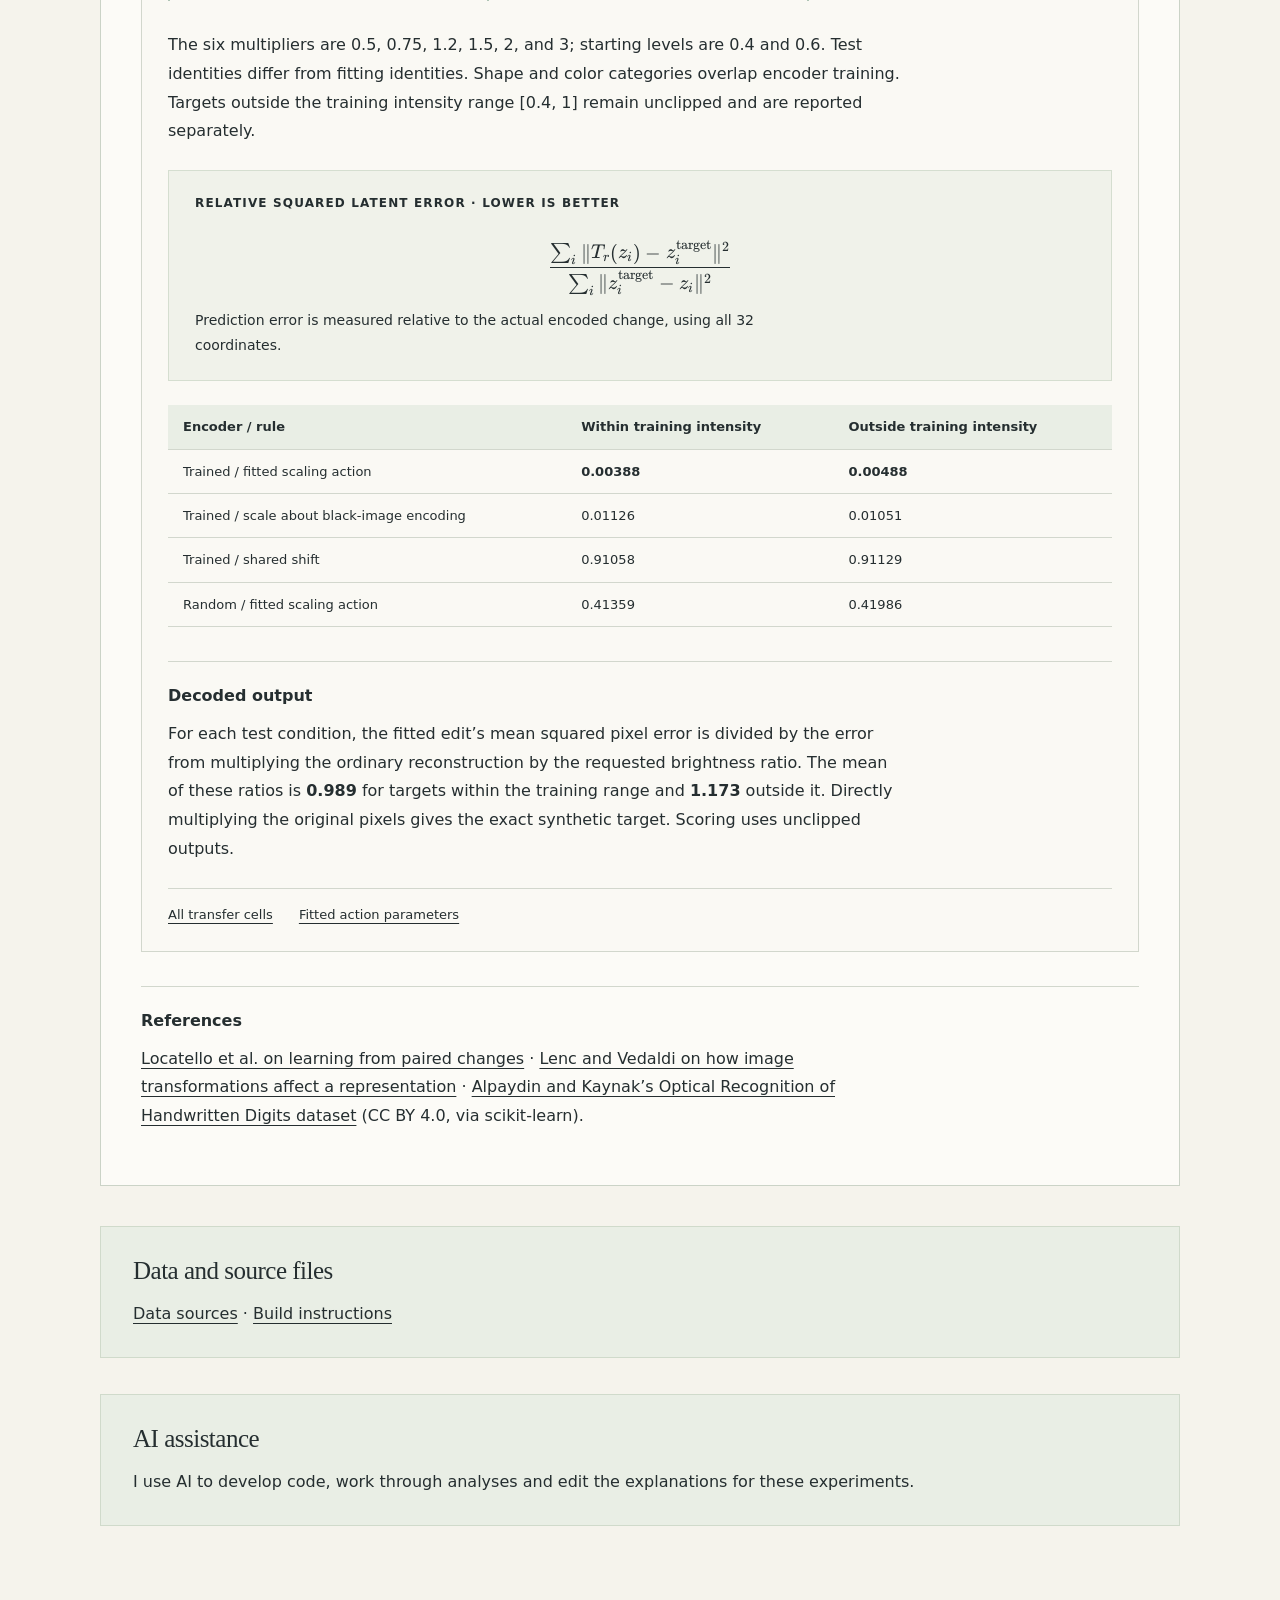
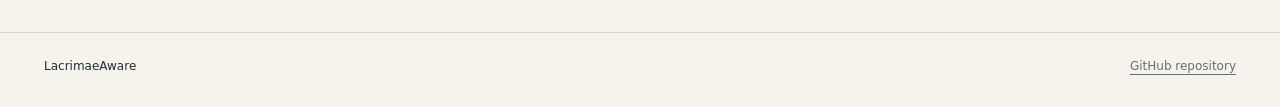
<file: docs/methods.html>
<!doctype html>
<html lang="en"><head><meta charset="utf-8"><meta name="viewport" content="width=device-width,initial-scale=1">
<meta name="description" content="Experiments with biological models, gene networks and image representations, with interactive figures and results.">
<meta name="color-scheme" content="light"><title>Methods &amp; data · Modeling and Inference</title><link rel="icon" href="data:image/svg+xml,%3Csvg xmlns='http://www.w3.org/2000/svg' viewBox='0 0 40 40'%3E%3Crect width='40' height='40' rx='20' fill='%23252e30'/%3E%3Ctext x='20' y='28' text-anchor='middle' font-family='Georgia' font-size='29' fill='%23f5f3ec'%3Em%3C/text%3E%3C/svg%3E">
<link rel="stylesheet" href="./vendor/katex/katex.min.css"><link rel="stylesheet" href="./style.css"><script type="module" src="./app.js"></script></head>
<body data-base="./"><a class="skip" href="#main">Skip to content</a>
<header class="mast"><div class="mast-inner wrap"><a class="brand" href="./index.html"><span class="brand-mark" aria-hidden="true">m</span>Modeling and Inference</a><nav aria-label="Main navigation"><a href="./index.html#rates">Experiments</a><a href="./methods.html">Methods & data</a></nav></div></header>
<main class="note methods-page" id="main">
  <a class="back" href="index.html">← Portfolio overview</a>
  <p class="eyebrow">Methods &amp; data</p>
  <h1>Models and methods</h1>

<nav class="chapter-nav" aria-label="Methods by study"><a href="#rates"><span>01</span><strong>Biological models</strong><small>Equations and input design</small></a><a href="#networks"><span>02</span><strong>Gene networks</strong><small>Recovery and benchmarks</small></a><a href="#representations"><span>03</span><strong>Geometry &amp; transforms</strong><small>Variation, transfer, and encoders</small></a></nav><section class="method-chapter" id="rates">  <header class="chapter-heading"><span class="chapter-number">01</span><div><p class="eyebrow">Mechanistic model inference</p><h2>Biological models &amp; input design</h2></div></header><div class="study-stats"><div><strong>300 min</strong><span>per experiment</span></div><div><strong>80</strong><span>protein observations</span></div><div><strong>4</strong><span>parameters fitted per model</span></div></div>
  <p>The source model family is <a href="https://doi.org/10.1039/D2MO00222A">Ryzowicz &amp; Yildirim (2023)</a>. The rate slider shows the predicted mRNA concentration <i>M</i> and protein concentration <i>P</i> in the unregulated model under constant input.</p>
  <div class="formula-card"><p class="eyebrow">Unregulated cascade</p><div class="math-block"><span class="katex-display"><span class="katex"><span class="katex-mathml"><math xmlns="http://www.w3.org/1998/Math/MathML" display="block"><semantics><mtable rowspacing="0.25em" columnalign="right left" columnspacing="0em"><mtr><mtd><mstyle scriptlevel="0" displaystyle="true"><mover accent="true"><mi>M</mi><mo>˙</mo></mover></mstyle></mtd><mtd><mstyle scriptlevel="0" displaystyle="true"><mrow><mrow></mrow><mo>=</mo><msub><mi>k</mi><mi>m</mi></msub><mo>−</mo><msub><mi>d</mi><mi>m</mi></msub><mi>M</mi></mrow></mstyle></mtd></mtr><mtr><mtd><mstyle scriptlevel="0" displaystyle="true"><mover accent="true"><mi>P</mi><mo>˙</mo></mover></mstyle></mtd><mtd><mstyle scriptlevel="0" displaystyle="true"><mrow><mrow></mrow><mo>=</mo><msub><mi>k</mi><mi>p</mi></msub><mi>M</mi><mo>−</mo><msub><mi>d</mi><mi>p</mi></msub><mi>P</mi></mrow></mstyle></mtd></mtr></mtable><annotation encoding="application/x-tex">\begin{aligned}\dot M&amp;=k_m-d_mM\\\dot P&amp;=k_pM-d_pP\end{aligned}</annotation></semantics></math></span><span class="katex-html" aria-hidden="true"><span class="katex-base"><span class="katex-strut" style="height:2.8604em;vertical-align:-1.1802em;"></span><span class="mord"><span class="mtable"><span class="col-align-r"><span class="vlist-t vlist-t2"><span class="vlist-r"><span class="vlist" style="height:1.6802em;"><span style="top:-3.76em;"><span class="pstrut" style="height:3em;"></span><span class="mord"><span class="mord katex-accent"><span class="vlist-t"><span class="vlist-r"><span class="vlist" style="height:0.9202em;"><span style="top:-3em;"><span class="pstrut" style="height:3em;"></span><span class="mord mathnormal" style="margin-right:0.109em;">M</span></span><span style="top:-3.2523em;"><span class="pstrut" style="height:3em;"></span><span class="accent-body" style="left:-0.0556em;"><span class="mord">˙</span></span></span></span></span></span></span></span></span><span style="top:-2.1798em;"><span class="pstrut" style="height:3em;"></span><span class="mord"><span class="mord katex-accent"><span class="vlist-t"><span class="vlist-r"><span class="vlist" style="height:0.9202em;"><span style="top:-3em;"><span class="pstrut" style="height:3em;"></span><span class="mord mathnormal" style="margin-right:0.1389em;">P</span></span><span style="top:-3.2523em;"><span class="pstrut" style="height:3em;"></span><span class="accent-body" style="left:-0.0556em;"><span class="mord">˙</span></span></span></span></span></span></span></span></span></span><span class="vlist-s">​</span></span><span class="vlist-r"><span class="vlist" style="height:1.1802em;"><span></span></span></span></span></span><span class="col-align-l"><span class="vlist-t vlist-t2"><span class="vlist-r"><span class="vlist" style="height:1.6802em;"><span style="top:-3.76em;"><span class="pstrut" style="height:3em;"></span><span class="mord"><span class="mord"></span><span class="mspace" style="margin-right:0.2778em;"></span><span class="mrel">=</span><span class="mspace" style="margin-right:0.2778em;"></span><span class="mord"><span class="mord mathnormal" style="margin-right:0.0315em;">k</span><span class="msupsub"><span class="vlist-t vlist-t2"><span class="vlist-r"><span class="vlist" style="height:0.1514em;"><span style="top:-2.55em;margin-left:-0.0315em;margin-right:0.05em;"><span class="pstrut" style="height:2.7em;"></span><span class="katex-sizing reset-size6 size3 mtight"><span class="mord mathnormal mtight">m</span></span></span></span><span class="vlist-s">​</span></span><span class="vlist-r"><span class="vlist" style="height:0.15em;"><span></span></span></span></span></span></span><span class="mspace" style="margin-right:0.2222em;"></span><span class="mbin">−</span><span class="mspace" style="margin-right:0.2222em;"></span><span class="mord"><span class="mord mathnormal">d</span><span class="msupsub"><span class="vlist-t vlist-t2"><span class="vlist-r"><span class="vlist" style="height:0.1514em;"><span style="top:-2.55em;margin-left:0em;margin-right:0.05em;"><span class="pstrut" style="height:2.7em;"></span><span class="katex-sizing reset-size6 size3 mtight"><span class="mord mathnormal mtight">m</span></span></span></span><span class="vlist-s">​</span></span><span class="vlist-r"><span class="vlist" style="height:0.15em;"><span></span></span></span></span></span></span><span class="mord mathnormal" style="margin-right:0.109em;">M</span></span></span><span style="top:-2.1798em;"><span class="pstrut" style="height:3em;"></span><span class="mord"><span class="mord"></span><span class="mspace" style="margin-right:0.2778em;"></span><span class="mrel">=</span><span class="mspace" style="margin-right:0.2778em;"></span><span class="mord"><span class="mord mathnormal" style="margin-right:0.0315em;">k</span><span class="msupsub"><span class="vlist-t vlist-t2"><span class="vlist-r"><span class="vlist" style="height:0.1514em;"><span style="top:-2.55em;margin-left:-0.0315em;margin-right:0.05em;"><span class="pstrut" style="height:2.7em;"></span><span class="katex-sizing reset-size6 size3 mtight"><span class="mord mathnormal mtight">p</span></span></span></span><span class="vlist-s">​</span></span><span class="vlist-r"><span class="vlist" style="height:0.2861em;"><span></span></span></span></span></span></span><span class="mord mathnormal" style="margin-right:0.109em;">M</span><span class="mspace" style="margin-right:0.2222em;"></span><span class="mbin">−</span><span class="mspace" style="margin-right:0.2222em;"></span><span class="mord"><span class="mord mathnormal">d</span><span class="msupsub"><span class="vlist-t vlist-t2"><span class="vlist-r"><span class="vlist" style="height:0.1514em;"><span style="top:-2.55em;margin-left:0em;margin-right:0.05em;"><span class="pstrut" style="height:2.7em;"></span><span class="katex-sizing reset-size6 size3 mtight"><span class="mord mathnormal mtight">p</span></span></span></span><span class="vlist-s">​</span></span><span class="vlist-r"><span class="vlist" style="height:0.2861em;"><span></span></span></span></span></span></span><span class="mord mathnormal" style="margin-right:0.1389em;">P</span></span></span></span><span class="vlist-s">​</span></span><span class="vlist-r"><span class="vlist" style="height:1.1802em;"><span></span></span></span></span></span></span></span></span></span></span></span></div></div>
  <p>Reference parameters are k<sub>m</sub> = 1.04, k<sub>p</sub> = 7.70, d<sub>m</sub> = 0.35 and d<sub>p</sub> = 0.02, with time in minutes and zero initial concentrations. Multiplying k<sub>m</sub> by <i>c</i> and dividing k<sub>p</sub> by <i>c</i> multiplies the mRNA curve by <i>c</i> and preserves the protein curve. The same symmetry holds in the two feedback models under any prescribed transcription input. The unregulated model and the model with feedback on mRNA production also allow the decay rates to be exchanged while preserving protein.</p>
  <p>For the pulse experiment, write q = k<sub>p</sub>M, A = k<sub>m</sub>k<sub>p</sub>, and h(P) = 1 / (1 + (κP)²). The input u(t) multiplies transcription:</p>
  <div class="method-grid"><div class="formula-card"><p class="eyebrow">M2 · Feedback on mRNA production</p><div class="math-block"><span class="katex-display"><span class="katex"><span class="katex-mathml"><math xmlns="http://www.w3.org/1998/Math/MathML" display="block"><semantics><mtable rowspacing="0.25em" columnalign="right left" columnspacing="0em"><mtr><mtd><mstyle scriptlevel="0" displaystyle="true"><mover accent="true"><mi>q</mi><mo>˙</mo></mover></mstyle></mtd><mtd><mstyle scriptlevel="0" displaystyle="true"><mrow><mrow></mrow><mo>=</mo><mi>A</mi><mi>u</mi><mo stretchy="false">(</mo><mi>t</mi><mo stretchy="false">)</mo><mi>h</mi><mo stretchy="false">(</mo><mi>P</mi><mo stretchy="false">)</mo><mo>−</mo><msub><mi>d</mi><mi>m</mi></msub><mi>q</mi></mrow></mstyle></mtd></mtr><mtr><mtd><mstyle scriptlevel="0" displaystyle="true"><mover accent="true"><mi>P</mi><mo>˙</mo></mover></mstyle></mtd><mtd><mstyle scriptlevel="0" displaystyle="true"><mrow><mrow></mrow><mo>=</mo><mi>q</mi><mo>−</mo><msub><mi>d</mi><mi>p</mi></msub><mi>P</mi></mrow></mstyle></mtd></mtr></mtable><annotation encoding="application/x-tex">\begin{aligned}\dot q&amp;=Au(t)h(P)-d_mq\\\dot P&amp;=q-d_pP\end{aligned}</annotation></semantics></math></span><span class="katex-html" aria-hidden="true"><span class="katex-base"><span class="katex-strut" style="height:2.7802em;vertical-align:-1.1401em;"></span><span class="mord"><span class="mtable"><span class="col-align-r"><span class="vlist-t vlist-t2"><span class="vlist-r"><span class="vlist" style="height:1.6401em;"><span style="top:-3.8001em;"><span class="pstrut" style="height:3em;"></span><span class="mord"><span class="mord katex-accent"><span class="vlist-t vlist-t2"><span class="vlist-r"><span class="vlist" style="height:0.6679em;"><span style="top:-3em;"><span class="pstrut" style="height:3em;"></span><span class="mord mathnormal" style="margin-right:0.0359em;">q</span></span><span style="top:-3em;"><span class="pstrut" style="height:3em;"></span><span class="accent-body" style="left:-0.0556em;"><span class="mord">˙</span></span></span></span><span class="vlist-s">​</span></span><span class="vlist-r"><span class="vlist" style="height:0.1944em;"><span></span></span></span></span></span></span></span><span style="top:-2.2199em;"><span class="pstrut" style="height:3em;"></span><span class="mord"><span class="mord katex-accent"><span class="vlist-t"><span class="vlist-r"><span class="vlist" style="height:0.9202em;"><span style="top:-3em;"><span class="pstrut" style="height:3em;"></span><span class="mord mathnormal" style="margin-right:0.1389em;">P</span></span><span style="top:-3.2523em;"><span class="pstrut" style="height:3em;"></span><span class="accent-body" style="left:-0.0556em;"><span class="mord">˙</span></span></span></span></span></span></span></span></span></span><span class="vlist-s">​</span></span><span class="vlist-r"><span class="vlist" style="height:1.1401em;"><span></span></span></span></span></span><span class="col-align-l"><span class="vlist-t vlist-t2"><span class="vlist-r"><span class="vlist" style="height:1.6401em;"><span style="top:-3.8001em;"><span class="pstrut" style="height:3em;"></span><span class="mord"><span class="mord"></span><span class="mspace" style="margin-right:0.2778em;"></span><span class="mrel">=</span><span class="mspace" style="margin-right:0.2778em;"></span><span class="mord mathnormal">A</span><span class="mord mathnormal">u</span><span class="mopen">(</span><span class="mord mathnormal">t</span><span class="mclose">)</span><span class="mord mathnormal">h</span><span class="mopen">(</span><span class="mord mathnormal" style="margin-right:0.1389em;">P</span><span class="mclose">)</span><span class="mspace" style="margin-right:0.2222em;"></span><span class="mbin">−</span><span class="mspace" style="margin-right:0.2222em;"></span><span class="mord"><span class="mord mathnormal">d</span><span class="msupsub"><span class="vlist-t vlist-t2"><span class="vlist-r"><span class="vlist" style="height:0.1514em;"><span style="top:-2.55em;margin-left:0em;margin-right:0.05em;"><span class="pstrut" style="height:2.7em;"></span><span class="katex-sizing reset-size6 size3 mtight"><span class="mord mathnormal mtight">m</span></span></span></span><span class="vlist-s">​</span></span><span class="vlist-r"><span class="vlist" style="height:0.15em;"><span></span></span></span></span></span></span><span class="mord mathnormal" style="margin-right:0.0359em;">q</span></span></span><span style="top:-2.2199em;"><span class="pstrut" style="height:3em;"></span><span class="mord"><span class="mord"></span><span class="mspace" style="margin-right:0.2778em;"></span><span class="mrel">=</span><span class="mspace" style="margin-right:0.2778em;"></span><span class="mord mathnormal" style="margin-right:0.0359em;">q</span><span class="mspace" style="margin-right:0.2222em;"></span><span class="mbin">−</span><span class="mspace" style="margin-right:0.2222em;"></span><span class="mord"><span class="mord mathnormal">d</span><span class="msupsub"><span class="vlist-t vlist-t2"><span class="vlist-r"><span class="vlist" style="height:0.1514em;"><span style="top:-2.55em;margin-left:0em;margin-right:0.05em;"><span class="pstrut" style="height:2.7em;"></span><span class="katex-sizing reset-size6 size3 mtight"><span class="mord mathnormal mtight">p</span></span></span></span><span class="vlist-s">​</span></span><span class="vlist-r"><span class="vlist" style="height:0.2861em;"><span></span></span></span></span></span></span><span class="mord mathnormal" style="margin-right:0.1389em;">P</span></span></span></span><span class="vlist-s">​</span></span><span class="vlist-r"><span class="vlist" style="height:1.1401em;"><span></span></span></span></span></span></span></span></span></span></span></span></div></div><div class="formula-card"><p class="eyebrow">M3 · Feedback on protein production</p><div class="math-block"><span class="katex-display"><span class="katex"><span class="katex-mathml"><math xmlns="http://www.w3.org/1998/Math/MathML" display="block"><semantics><mtable rowspacing="0.25em" columnalign="right left" columnspacing="0em"><mtr><mtd><mstyle scriptlevel="0" displaystyle="true"><mover accent="true"><mi>q</mi><mo>˙</mo></mover></mstyle></mtd><mtd><mstyle scriptlevel="0" displaystyle="true"><mrow><mrow></mrow><mo>=</mo><mi>A</mi><mi>u</mi><mo stretchy="false">(</mo><mi>t</mi><mo stretchy="false">)</mo><mo>−</mo><msub><mi>d</mi><mi>m</mi></msub><mi>q</mi></mrow></mstyle></mtd></mtr><mtr><mtd><mstyle scriptlevel="0" displaystyle="true"><mover accent="true"><mi>P</mi><mo>˙</mo></mover></mstyle></mtd><mtd><mstyle scriptlevel="0" displaystyle="true"><mrow><mrow></mrow><mo>=</mo><mi>q</mi><mi>h</mi><mo stretchy="false">(</mo><mi>P</mi><mo stretchy="false">)</mo><mo>−</mo><msub><mi>d</mi><mi>p</mi></msub><mi>P</mi></mrow></mstyle></mtd></mtr></mtable><annotation encoding="application/x-tex">\begin{aligned}\dot q&amp;=Au(t)-d_mq\\\dot P&amp;=qh(P)-d_pP\end{aligned}</annotation></semantics></math></span><span class="katex-html" aria-hidden="true"><span class="katex-base"><span class="katex-strut" style="height:2.7802em;vertical-align:-1.1401em;"></span><span class="mord"><span class="mtable"><span class="col-align-r"><span class="vlist-t vlist-t2"><span class="vlist-r"><span class="vlist" style="height:1.6401em;"><span style="top:-3.8001em;"><span class="pstrut" style="height:3em;"></span><span class="mord"><span class="mord katex-accent"><span class="vlist-t vlist-t2"><span class="vlist-r"><span class="vlist" style="height:0.6679em;"><span style="top:-3em;"><span class="pstrut" style="height:3em;"></span><span class="mord mathnormal" style="margin-right:0.0359em;">q</span></span><span style="top:-3em;"><span class="pstrut" style="height:3em;"></span><span class="accent-body" style="left:-0.0556em;"><span class="mord">˙</span></span></span></span><span class="vlist-s">​</span></span><span class="vlist-r"><span class="vlist" style="height:0.1944em;"><span></span></span></span></span></span></span></span><span style="top:-2.2199em;"><span class="pstrut" style="height:3em;"></span><span class="mord"><span class="mord katex-accent"><span class="vlist-t"><span class="vlist-r"><span class="vlist" style="height:0.9202em;"><span style="top:-3em;"><span class="pstrut" style="height:3em;"></span><span class="mord mathnormal" style="margin-right:0.1389em;">P</span></span><span style="top:-3.2523em;"><span class="pstrut" style="height:3em;"></span><span class="accent-body" style="left:-0.0556em;"><span class="mord">˙</span></span></span></span></span></span></span></span></span></span><span class="vlist-s">​</span></span><span class="vlist-r"><span class="vlist" style="height:1.1401em;"><span></span></span></span></span></span><span class="col-align-l"><span class="vlist-t vlist-t2"><span class="vlist-r"><span class="vlist" style="height:1.6401em;"><span style="top:-3.8001em;"><span class="pstrut" style="height:3em;"></span><span class="mord"><span class="mord"></span><span class="mspace" style="margin-right:0.2778em;"></span><span class="mrel">=</span><span class="mspace" style="margin-right:0.2778em;"></span><span class="mord mathnormal">A</span><span class="mord mathnormal">u</span><span class="mopen">(</span><span class="mord mathnormal">t</span><span class="mclose">)</span><span class="mspace" style="margin-right:0.2222em;"></span><span class="mbin">−</span><span class="mspace" style="margin-right:0.2222em;"></span><span class="mord"><span class="mord mathnormal">d</span><span class="msupsub"><span class="vlist-t vlist-t2"><span class="vlist-r"><span class="vlist" style="height:0.1514em;"><span style="top:-2.55em;margin-left:0em;margin-right:0.05em;"><span class="pstrut" style="height:2.7em;"></span><span class="katex-sizing reset-size6 size3 mtight"><span class="mord mathnormal mtight">m</span></span></span></span><span class="vlist-s">​</span></span><span class="vlist-r"><span class="vlist" style="height:0.15em;"><span></span></span></span></span></span></span><span class="mord mathnormal" style="margin-right:0.0359em;">q</span></span></span><span style="top:-2.2199em;"><span class="pstrut" style="height:3em;"></span><span class="mord"><span class="mord"></span><span class="mspace" style="margin-right:0.2778em;"></span><span class="mrel">=</span><span class="mspace" style="margin-right:0.2778em;"></span><span class="mord mathnormal" style="margin-right:0.0359em;">q</span><span class="mord mathnormal">h</span><span class="mopen">(</span><span class="mord mathnormal" style="margin-right:0.1389em;">P</span><span class="mclose">)</span><span class="mspace" style="margin-right:0.2222em;"></span><span class="mbin">−</span><span class="mspace" style="margin-right:0.2222em;"></span><span class="mord"><span class="mord mathnormal">d</span><span class="msupsub"><span class="vlist-t vlist-t2"><span class="vlist-r"><span class="vlist" style="height:0.1514em;"><span style="top:-2.55em;margin-left:0em;margin-right:0.05em;"><span class="pstrut" style="height:2.7em;"></span><span class="katex-sizing reset-size6 size3 mtight"><span class="mord mathnormal mtight">p</span></span></span></span><span class="vlist-s">​</span></span><span class="vlist-r"><span class="vlist" style="height:0.2861em;"><span></span></span></span></span></span></span><span class="mord mathnormal" style="margin-right:0.1389em;">P</span></span></span></span><span class="vlist-s">​</span></span><span class="vlist-r"><span class="vlist" style="height:1.1401em;"><span></span></span></span></span></span></span></span></span></span></span></span></div></div></div>
<div class="method-note"><strong>Why transients can distinguish the mechanisms</strong><p>After eliminating the hidden state, M3 has this additional term in its protein equation:</p><div class="math-block"><span class="katex-display"><span class="katex"><span class="katex-mathml"><math xmlns="http://www.w3.org/1998/Math/MathML" display="block"><semantics><mrow><mo>−</mo><mn>2</mn><msup><mi>κ</mi><mn>2</mn></msup><mi>P</mi><mtext> </mtext><mi>h</mi><mo stretchy="false">(</mo><mi>P</mi><mo stretchy="false">)</mo><mtext> </mtext><mo stretchy="false">(</mo><mover accent="true"><mi>P</mi><mo>˙</mo></mover><mo>+</mo><msub><mi>d</mi><mi>p</mi></msub><mi>P</mi><mo stretchy="false">)</mo><mtext> </mtext><mover accent="true"><mi>P</mi><mo>˙</mo></mover></mrow><annotation encoding="application/x-tex">-2\kappa^2P\,h(P)\,(\dot P+d_pP)\,\dot P</annotation></semantics></math></span><span class="katex-html" aria-hidden="true"><span class="katex-base"><span class="katex-strut" style="height:1.1702em;vertical-align:-0.25em;"></span><span class="mord">−</span><span class="mord">2</span><span class="mord"><span class="mord mathnormal">κ</span><span class="msupsub"><span class="vlist-t"><span class="vlist-r"><span class="vlist" style="height:0.8641em;"><span style="top:-3.113em;margin-right:0.05em;"><span class="pstrut" style="height:2.7em;"></span><span class="katex-sizing reset-size6 size3 mtight"><span class="mord mtight">2</span></span></span></span></span></span></span></span><span class="mord mathnormal" style="margin-right:0.1389em;">P</span><span class="mspace" style="margin-right:0.1667em;"></span><span class="mord mathnormal">h</span><span class="mopen">(</span><span class="mord mathnormal" style="margin-right:0.1389em;">P</span><span class="mclose">)</span><span class="mspace" style="margin-right:0.1667em;"></span><span class="mopen">(</span><span class="mord katex-accent"><span class="vlist-t"><span class="vlist-r"><span class="vlist" style="height:0.9202em;"><span style="top:-3em;"><span class="pstrut" style="height:3em;"></span><span class="mord mathnormal" style="margin-right:0.1389em;">P</span></span><span style="top:-3.2523em;"><span class="pstrut" style="height:3em;"></span><span class="accent-body" style="left:-0.0556em;"><span class="mord">˙</span></span></span></span></span></span></span><span class="mspace" style="margin-right:0.2222em;"></span><span class="mbin">+</span><span class="mspace" style="margin-right:0.2222em;"></span></span><span class="katex-base"><span class="katex-strut" style="height:1.2063em;vertical-align:-0.2861em;"></span><span class="mord"><span class="mord mathnormal">d</span><span class="msupsub"><span class="vlist-t vlist-t2"><span class="vlist-r"><span class="vlist" style="height:0.1514em;"><span style="top:-2.55em;margin-left:0em;margin-right:0.05em;"><span class="pstrut" style="height:2.7em;"></span><span class="katex-sizing reset-size6 size3 mtight"><span class="mord mathnormal mtight">p</span></span></span></span><span class="vlist-s">​</span></span><span class="vlist-r"><span class="vlist" style="height:0.2861em;"><span></span></span></span></span></span></span><span class="mord mathnormal" style="margin-right:0.1389em;">P</span><span class="mclose">)</span><span class="mspace" style="margin-right:0.1667em;"></span><span class="mord katex-accent"><span class="vlist-t"><span class="vlist-r"><span class="vlist" style="height:0.9202em;"><span style="top:-3em;"><span class="pstrut" style="height:3em;"></span><span class="mord mathnormal" style="margin-right:0.1389em;">P</span></span><span style="top:-3.2523em;"><span class="pstrut" style="height:3em;"></span><span class="accent-body" style="left:-0.0556em;"><span class="mord">˙</span></span></span></span></span></span></span></span></span></span></span></div><p>It vanishes at equilibrium. Repeated changes in input test the difference while both models are allowed to refit.</p></div>  <h3>Design and model selection</h3>
  <p>Five input schedules were compared across both mechanisms and three feedback strengths. Three pulses gave the largest minimum separation between the refitted models among these schedules.</p>
  <p>The noisy trials then compared three pulses with constant input at κ = 0.02. Each mechanism generated 100 datasets per schedule. Both candidate models refitted A, d<sub>m</sub>, d<sub>p</sub>, and κ; the model with smaller squared residual error was selected.</p>
  <details class="method-details"><summary>Input schedules and noise settings</summary>
    <div class="table-scroll"><table><thead><tr><th>Setting</th><th>Value</th></tr></thead><tbody>
      <tr><td>Schedules screened</td><td>Constant, step down, one pulse, three pulses, fifteen pulses</td></tr>
      <tr><td>Feedback strengths screened</td><td>κ = 0.005, 0.02, 0.1 for both mechanisms</td></tr>
      <tr><td>Duration and observations</td><td>300 minutes; 80 observations at 3.75-minute intervals</td></tr>
      <tr><td>Total input per schedule</td><td>300</td></tr>
      <tr><td>Constant input in noisy trials</td><td>u = 1</td></tr>
      <tr><td>Three-pulse input in noisy trials</td><td>u alternates between 2 and 0 every 50 minutes</td></tr>
      <tr><td>Measurement noise</td><td>Independent Gaussian noise; SD = 3% of the generating mechanism's constant-input peak, fixed across schedules</td></tr>
    </tbody></table></div>
    <p>The schedules use paired noise draws. Both models have four fitted parameters, so their AIC penalties are equal.</p>
  </details>
  <details class="method-details"><summary>Selection counts and uncertainty intervals</summary>
    <div class="table-scroll"><table><thead><tr><th>Mechanism and input</th><th>Correct selections</th><th>95% Wilson interval</th></tr></thead><tbody>
      <tr><td>M2 · constant</td><td>83 / 100</td><td>74.5–89.1%</td></tr>
      <tr><td>M2 · three pulses</td><td>100 / 100</td><td>96.3–100%</td></tr>
      <tr><td>M3 · constant</td><td>61 / 100</td><td>51.2–70.0%</td></tr>
      <tr><td>M3 · three pulses</td><td>99 / 100</td><td>94.6–99.8%</td></tr>
    </tbody></table></div>
    <p>The counts include the wider-bound refits. The intervals describe selection frequencies across simulated noise draws at the specified generating parameters.</p>
  </details>
  <h3>A comparison that retains basal transcription</h3>
  <div class="table-scroll"><table><thead><tr><th>Mechanism</th><th>κ</th><th>Constant u = 2</th><th>Pulses u = 3 / 1</th></tr></thead><tbody><tr><td>M2</td><td>0.01</td><td>41 / 50</td><td>50 / 50</td></tr><tr><td>M3</td><td>0.01</td><td>25 / 50</td><td>43 / 50</td></tr><tr><td>M2</td><td>0.05</td><td>47 / 50</td><td>50 / 50</td></tr><tr><td>M3</td><td>0.05</td><td>41 / 50</td><td>44 / 50</td></tr></tbody></table></div>
  <p>Both designs have integrated input 600. Doubling the input while halving κ preserves the dimensionless feedback strength. At κ = 0.05, each mechanism gained three correct selections in 50 trials.</p>
  <details class="method-details"><summary>Simulation and fitting</summary>
    <p>Input delivery is known, initial concentrations are zero and the feedback exponent is fixed at 2. Measurement noise is independent and Gaussian, with the scale listed above.</p>
    <p>Fits used multiple starts and differential-evolution anchors, including generating and noiseless-fit parameters. Boundary or unfinished cases were refitted with wider bounds.</p>
  </details>
  <div class="reading-links"><a href="data/input-design.json">Counts and trajectories</a><a href="https://pmc.ncbi.nlm.nih.gov/articles/PMC2873315/">Biochemical model-discrimination context</a><a href="https://doi.org/10.1093/bioinformatics/btp358">Raue et al. (2009), profile likelihood</a></div>

</section><section class="method-chapter" id="networks">  <header class="chapter-heading"><span class="chapter-number">02</span><div><p class="eyebrow">Gene-network recovery</p><h2>Network recovery and perturbation responses</h2></div></header><div class="study-stats"><div><strong>100</strong><span>genes per recovery simulation</span></div><div><strong>72</strong><span>signal / shared-activity settings</span></div><div><strong>5</strong><span>seeds per setting</span></div></div><h3>The controlled recovery map</h3>
  <p>The recovery map covers nine shared-component weights and eight signal/noise levels, with 100 genes and five seeds per cell. A propagated network response is combined with a rank-1 shared response and Gaussian noise. The shared directions are sampled without intentionally aligning them with the network signal. The parameter ρ controls the mixing weight.</p>
  <p>Recovery is average precision over directed gene pairs, excluding self-connections, normalized against the network's edge density. Zero is the density reference and one is perfect ranking. Each plotted point averages five seeds.</p>
<div class="formula-card"><p class="eyebrow">Recovery score</p><div class="math-block"><span class="katex-display"><span class="katex"><span class="katex-mathml"><math xmlns="http://www.w3.org/1998/Math/MathML" display="block"><semantics><mrow><mfrac><mrow><mrow><mi mathvariant="normal">A</mi><mi mathvariant="normal">P</mi></mrow><mo>−</mo><mrow><mi mathvariant="normal">e</mi><mi mathvariant="normal">d</mi><mi mathvariant="normal">g</mi><mi mathvariant="normal">e</mi><mtext> </mtext><mi mathvariant="normal">d</mi><mi mathvariant="normal">e</mi><mi mathvariant="normal">n</mi><mi mathvariant="normal">s</mi><mi mathvariant="normal">i</mi><mi mathvariant="normal">t</mi><mi mathvariant="normal">y</mi></mrow></mrow><mrow><mn>1</mn><mo>−</mo><mrow><mi mathvariant="normal">e</mi><mi mathvariant="normal">d</mi><mi mathvariant="normal">g</mi><mi mathvariant="normal">e</mi><mtext> </mtext><mi mathvariant="normal">d</mi><mi mathvariant="normal">e</mi><mi mathvariant="normal">n</mi><mi mathvariant="normal">s</mi><mi mathvariant="normal">i</mi><mi mathvariant="normal">t</mi><mi mathvariant="normal">y</mi></mrow></mrow></mfrac></mrow><annotation encoding="application/x-tex">\frac{\mathrm{AP}-\mathrm{edge\ density}}{1-\mathrm{edge\ density}}</annotation></semantics></math></span><span class="katex-html" aria-hidden="true"><span class="katex-base"><span class="katex-strut" style="height:2.2519em;vertical-align:-0.8804em;"></span><span class="mord"><span class="mopen nulldelimiter"></span><span class="mfrac"><span class="vlist-t vlist-t2"><span class="vlist-r"><span class="vlist" style="height:1.3714em;"><span style="top:-2.314em;"><span class="pstrut" style="height:3em;"></span><span class="mord"><span class="mord">1</span><span class="mspace" style="margin-right:0.2222em;"></span><span class="mbin">−</span><span class="mspace" style="margin-right:0.2222em;"></span><span class="mord"><span class="mord mathrm">edge</span><span class="mspace"> </span><span class="mord mathrm" style="margin-right:0.0139em;">density</span></span></span></span><span style="top:-3.23em;"><span class="pstrut" style="height:3em;"></span><span class="frac-line" style="border-bottom-width:0.04em;"></span></span><span style="top:-3.677em;"><span class="pstrut" style="height:3em;"></span><span class="mord"><span class="mord"><span class="mord mathrm">AP</span></span><span class="mspace" style="margin-right:0.2222em;"></span><span class="mbin">−</span><span class="mspace" style="margin-right:0.2222em;"></span><span class="mord"><span class="mord mathrm">edge</span><span class="mspace"> </span><span class="mord mathrm" style="margin-right:0.0139em;">density</span></span></span></span></span><span class="vlist-s">​</span></span><span class="vlist-r"><span class="vlist" style="height:0.8804em;"><span></span></span></span></span></span><span class="mclose nulldelimiter"></span></span></span></span></span></span></div></div>  <h3>Common-reference benchmarks</h3>
  <p>Each method ranks the same directed gene pairs against the known connections in five DREAM4 networks and 18 BoolODE datasets (six network structures, three replicates each). The score is average precision over all directed pairs of distinct genes. DREAM4 uses successive observations from each simulated time series. BoolODE uses adjacent cells within each simulated branch, ordered by pseudotime. Of its 35,970 adjacent pairs, 18,993 had equal pseudotime.</p>
  <p>The linear model uses ridge regression and ranks connections by absolute coefficient size. A follow-up comparison on the original benchmarks tested centering each gene, dividing by its standard deviation, and doing both, separately for the predictor and response columns. All four fits used the same observation pairs, included each gene’s own preceding value, and used a ridge penalty of 0.01. Each fit used expression data alone. The known connections were used to compare the resulting rankings. Scaling changes the effective penalty in the original units and the magnitudes of the coefficients used for ranking.</p>
  <p>On BoolODE, centering alone raised mean average precision to 0.513, above lagged LASSO (0.448). Scaling alone gave 0.436. On DREAM4, centering alone (0.482) and scaling alone (0.428) each fell below the lagged forest (0.536).</p>
  <p>Restricting BoolODE to the 16,977 adjacent pairs with increasing pseudotime gave mean average precision of 0.537 for the standardized linear model and 0.468 for lagged LASSO.</p>
  <h3 id="direction">Time order and edge direction</h3>
  <p>For each dataset, the standardized model was fitted a second time with the two observations in every pair swapped. Both fits used the same ridge penalty and the same directed reference edges. Average precision includes every ordered pair of distinct genes. To test direction separately, each pair of genes connected in only one direction contributes one comparison between the two absolute coefficients. A larger coefficient for the true direction counts as correct. Percentages give each dataset equal weight.</p>
  <p>The mean percentage of correctly oriented connections changed from 85.9% to 31.0% when the DREAM4 pairs were reversed and from 53.0% to 52.1% on BoolODE. Keeping only the 16,977 strictly increasing BoolODE pairs gave average precision of 0.537 forward and 0.468 backward. Correct orientation averaged 55.1% forward and 47.0% backward. <a href="data/benchmark-time-direction.csv">Scores and counts for each fit</a>.</p>
  <p>A separate comparison replaces the two forward-fit scores for each gene pair with their arithmetic mean and scores the resulting ties against the same directed reference. Directed average precision was 0.362 on DREAM4, 0.446 on BoolODE, and 0.451 on BoolODE with strictly increasing pseudotime.</p>
  <h3>Response inversion and real measurements</h3>
  <p>The modular-response calculation uses each gene’s self-response to account for differences in intervention strength. Thirty 40-gene linear systems test recovery with known connections and varying measurement units. With some genes hidden, a fitted connection can include an indirect path. For measured RPE1 cells, Spearman correlation compares the absolute off-diagonal response scores for 651 genes across two halves of the data.</p>
  <div class="reading-links"><a href="data/network-grid.csv">Simulation grid</a><a href="data/benchmark-dream4.csv">DREAM4</a><a href="data/benchmark-boolode.csv">BoolODE</a><a href="data/benchmark-operator-scaling.csv">Expression scaling by dataset</a><a href="data/response-scaling.csv">Modular-response controls</a><a href="data/response-consistency.json">RPE1 consistency</a></div>
  <p>References: <a href="https://doi.org/10.1038/s41592-019-0690-6">Pratapa et al. (2020), BEELINE</a>; <a href="https://doi.org/10.1371/journal.pone.0012776">Huynh-Thu et al. (2010), GENIE3</a>; <a href="https://pmc.ncbi.nlm.nih.gov/articles/PMC130547/">Kholodenko et al. (2002), modular response analysis</a>; <a href="https://doi.org/10.1016/j.cell.2022.05.013">Replogle et al. (2022), Perturb-seq</a>.</p>

</section><section class="method-chapter" id="representations"><header class="chapter-heading"><span class="chapter-number">03</span><div><p class="eyebrow">Geometry &amp; structured transforms</p><h2>Image variation and fitted transformations</h2></div></header>
<div class="method-block" id="color-discovery"><p class="method-label">Color and stroke width</p><h3>Comparing same-shape and different-shape pairs</h3>
<p>Each of 20 training batches contains 192 outlines: four shapes × four colors × three stroke widths × four renders. Forty pairs of distinct color, width and replicate combinations are drawn and used for each shape. In the different-shape condition, each second image is replaced by an image in the same slot from another shape. The two fits see the same 160 first images, the same 160 second images counted with repetitions, and identical color and width changes in corresponding pairs. Their allocation of individual render positions and scales to pairs can differ.</p>
<p>For each batch and method, PCA retains 20 dimensions and FastICA fits six components from one initialization. Color and width are used to match pairs and to score the results. For each factor, its training contrast selects the component with the largest absolute cosine. That same component is scored against a contrast from 192 new renders. The contrasts are mean red minus mean non-red, and mean width-4 minus mean width-1. No rendering seed occurs in more than one batch.</p>
<div class="table-scroll"><table><thead><tr><th>Fit</th><th>Held-out color alignment</th><th>Held-out width alignment</th><th>Converged fits (of 20)</th></tr></thead><tbody><tr><td>Same-shape pairs</td><td>0.795</td><td>0.687</td><td>20</td></tr><tr><td>Different-shape pairs</td><td>0.742</td><td>0.629</td><td>15</td></tr><tr><td>Ungrouped images</td><td>0.747</td><td>0.672</td><td>3</td></tr></tbody></table></div>
<p>The means include fits that reached the 1,000-iteration cap. At 10,000 iterations from the same initializations, same-shape pairing led different-shape pairing in 14 of 20 batches for each factor. The mean differences were 0.036 for color and 0.059 for width. Three different-shape fits and 17 ungrouped fits still reached the cap.</p>
<div class="reading-links"><a href="data/shape-pair-alignment.csv">Held-out scores, training scores and convergence by batch</a></div>
<h3>Same-shape pairs and ungrouped images scored in the fitting batch</h3>
<p>Each batch contains 192 rendered images. For each of four shapes, 40 random pairs are drawn and self-pairs discarded. FastICA fits six components to the image differences after PCA reduces them to 20 dimensions. The comparison fits the same pipeline to the original images without grouping.</p>
<p>Color and stroke-width labels enter the scoring step. Each method is scored by the largest absolute cosine between its six fitted directions and a reference built from the same batch. The color reference is the mean red image minus the mean non-red image.</p>
<p>Across 20 batches with disjoint rendering seeds, mean color alignment was 0.810 for same-shape differences and 0.794 for original images. Mean stroke-width alignment was 0.692 for both methods, rounded to three decimals. Seed 0 gave color scores of 0.826 and 0.716. A separate series using 20 consecutive starting seeds, which share rendering seeds across runs, gave means of 0.796 and 0.800. Both series include seed 0.</p>
<figure><a href="assets/color-discovery.svg" title="Open full-size figure"><img src="assets/color-discovery.svg" alt="Same-shape pairing had higher in-batch color alignment than ungrouped images in 13 batches and lower alignment in seven." width="1200" height="470"></a><figcaption>Each dot compares two fits on one batch. Positive values favor same-shape pairing over ungrouped images.</figcaption></figure>
<div class="reading-links"><a href="data/color-alignment-runs.csv">Color and stroke-width scores by seed</a><a href="data/color-discovery.csv">Seed 0 comparison</a></div></div>
<div class="method-block" id="classification"><p class="method-label">A / Class-label-based geometry</p><h3>Find variation within classes.</h3>
<p>Digits 3, 5, and 8 supply class labels. PCA is fitted on training images, then the leading eight directions of pooled within-class covariance define the variation subspace. All three classes appear during fitting; original test-image identities are held out.</p>
<div class="formula-card"><p class="eyebrow">Variation around each class mean</p><div class="math-block"><span class="katex-display"><span class="katex"><span class="katex-mathml"><math xmlns="http://www.w3.org/1998/Math/MathML" display="block"><semantics><mrow><msub><mi>C</mi><mrow><mi mathvariant="normal">w</mi><mi mathvariant="normal">i</mi><mi mathvariant="normal">t</mi><mi mathvariant="normal">h</mi><mi mathvariant="normal">i</mi><mi mathvariant="normal">n</mi></mrow></msub><mo>=</mo><mfrac><mn>1</mn><mi>N</mi></mfrac><munder><mo>∑</mo><mi>c</mi></munder><munder><mo>∑</mo><mrow><mi>i</mi><mo>∈</mo><mi>c</mi></mrow></munder><mo stretchy="false">(</mo><msub><mi>z</mi><mi>i</mi></msub><mo>−</mo><msub><mi>μ</mi><mi>c</mi></msub><mo stretchy="false">)</mo><mo stretchy="false">(</mo><msub><mi>z</mi><mi>i</mi></msub><mo>−</mo><msub><mi>μ</mi><mi>c</mi></msub><msup><mo stretchy="false">)</mo><mi mathvariant="sans-serif">T</mi></msup></mrow><annotation encoding="application/x-tex">C_{\mathrm{within}}=\frac{1}{N}\sum_c\sum_{i\in c}(z_i-\mu_c)(z_i-\mu_c)^{\mathsf T}</annotation></semantics></math></span><span class="katex-html" aria-hidden="true"><span class="katex-base"><span class="katex-strut" style="height:0.8333em;vertical-align:-0.15em;"></span><span class="mord"><span class="mord mathnormal" style="margin-right:0.0715em;">C</span><span class="msupsub"><span class="vlist-t vlist-t2"><span class="vlist-r"><span class="vlist" style="height:0.3361em;"><span style="top:-2.55em;margin-left:-0.0715em;margin-right:0.05em;"><span class="pstrut" style="height:2.7em;"></span><span class="katex-sizing reset-size6 size3 mtight"><span class="mord mtight"><span class="mord mtight"><span class="mord mathrm mtight">within</span></span></span></span></span></span><span class="vlist-s">​</span></span><span class="vlist-r"><span class="vlist" style="height:0.15em;"><span></span></span></span></span></span></span><span class="mspace" style="margin-right:0.2778em;"></span><span class="mrel">=</span><span class="mspace" style="margin-right:0.2778em;"></span></span><span class="katex-base"><span class="katex-strut" style="height:2.6265em;vertical-align:-1.305em;"></span><span class="mord"><span class="mopen nulldelimiter"></span><span class="mfrac"><span class="vlist-t vlist-t2"><span class="vlist-r"><span class="vlist" style="height:1.3214em;"><span style="top:-2.314em;"><span class="pstrut" style="height:3em;"></span><span class="mord"><span class="mord mathnormal" style="margin-right:0.109em;">N</span></span></span><span style="top:-3.23em;"><span class="pstrut" style="height:3em;"></span><span class="frac-line" style="border-bottom-width:0.04em;"></span></span><span style="top:-3.677em;"><span class="pstrut" style="height:3em;"></span><span class="mord"><span class="mord">1</span></span></span></span><span class="vlist-s">​</span></span><span class="vlist-r"><span class="vlist" style="height:0.686em;"><span></span></span></span></span></span><span class="mclose nulldelimiter"></span></span><span class="mspace" style="margin-right:0.1667em;"></span><span class="mop op-limits"><span class="vlist-t vlist-t2"><span class="vlist-r"><span class="vlist" style="height:1.05em;"><span style="top:-1.9em;margin-left:0em;"><span class="pstrut" style="height:3.05em;"></span><span class="katex-sizing reset-size6 size3 mtight"><span class="mord mathnormal mtight">c</span></span></span><span style="top:-3.05em;"><span class="pstrut" style="height:3.05em;"></span><span><span class="mop op-symbol large-op">∑</span></span></span></span><span class="vlist-s">​</span></span><span class="vlist-r"><span class="vlist" style="height:1.25em;"><span></span></span></span></span></span><span class="mspace" style="margin-right:0.1667em;"></span><span class="mop op-limits"><span class="vlist-t vlist-t2"><span class="vlist-r"><span class="vlist" style="height:1.05em;"><span style="top:-1.8723em;margin-left:0em;"><span class="pstrut" style="height:3.05em;"></span><span class="katex-sizing reset-size6 size3 mtight"><span class="mord mtight"><span class="mord mathnormal mtight">i</span><span class="mrel mtight">∈</span><span class="mord mathnormal mtight">c</span></span></span></span><span style="top:-3.05em;"><span class="pstrut" style="height:3.05em;"></span><span><span class="mop op-symbol large-op">∑</span></span></span></span><span class="vlist-s">​</span></span><span class="vlist-r"><span class="vlist" style="height:1.305em;"><span></span></span></span></span></span><span class="mopen">(</span><span class="mord"><span class="mord mathnormal" style="margin-right:0.044em;">z</span><span class="msupsub"><span class="vlist-t vlist-t2"><span class="vlist-r"><span class="vlist" style="height:0.3117em;"><span style="top:-2.55em;margin-left:-0.044em;margin-right:0.05em;"><span class="pstrut" style="height:2.7em;"></span><span class="katex-sizing reset-size6 size3 mtight"><span class="mord mathnormal mtight">i</span></span></span></span><span class="vlist-s">​</span></span><span class="vlist-r"><span class="vlist" style="height:0.15em;"><span></span></span></span></span></span></span><span class="mspace" style="margin-right:0.2222em;"></span><span class="mbin">−</span><span class="mspace" style="margin-right:0.2222em;"></span></span><span class="katex-base"><span class="katex-strut" style="height:1em;vertical-align:-0.25em;"></span><span class="mord"><span class="mord mathnormal">μ</span><span class="msupsub"><span class="vlist-t vlist-t2"><span class="vlist-r"><span class="vlist" style="height:0.1514em;"><span style="top:-2.55em;margin-left:0em;margin-right:0.05em;"><span class="pstrut" style="height:2.7em;"></span><span class="katex-sizing reset-size6 size3 mtight"><span class="mord mathnormal mtight">c</span></span></span></span><span class="vlist-s">​</span></span><span class="vlist-r"><span class="vlist" style="height:0.15em;"><span></span></span></span></span></span></span><span class="mclose">)</span><span class="mopen">(</span><span class="mord"><span class="mord mathnormal" style="margin-right:0.044em;">z</span><span class="msupsub"><span class="vlist-t vlist-t2"><span class="vlist-r"><span class="vlist" style="height:0.3117em;"><span style="top:-2.55em;margin-left:-0.044em;margin-right:0.05em;"><span class="pstrut" style="height:2.7em;"></span><span class="katex-sizing reset-size6 size3 mtight"><span class="mord mathnormal mtight">i</span></span></span></span><span class="vlist-s">​</span></span><span class="vlist-r"><span class="vlist" style="height:0.15em;"><span></span></span></span></span></span></span><span class="mspace" style="margin-right:0.2222em;"></span><span class="mbin">−</span><span class="mspace" style="margin-right:0.2222em;"></span></span><span class="katex-base"><span class="katex-strut" style="height:1.1491em;vertical-align:-0.25em;"></span><span class="mord"><span class="mord mathnormal">μ</span><span class="msupsub"><span class="vlist-t vlist-t2"><span class="vlist-r"><span class="vlist" style="height:0.1514em;"><span style="top:-2.55em;margin-left:0em;margin-right:0.05em;"><span class="pstrut" style="height:2.7em;"></span><span class="katex-sizing reset-size6 size3 mtight"><span class="mord mathnormal mtight">c</span></span></span></span><span class="vlist-s">​</span></span><span class="vlist-r"><span class="vlist" style="height:0.15em;"><span></span></span></span></span></span></span><span class="mclose"><span class="mclose">)</span><span class="msupsub"><span class="vlist-t"><span class="vlist-r"><span class="vlist" style="height:0.8991em;"><span style="top:-3.113em;margin-right:0.05em;"><span class="pstrut" style="height:2.7em;"></span><span class="katex-sizing reset-size6 size3 mtight"><span class="mord mtight"><span class="mord mathsf mtight">T</span></span></span></span></span></span></span></span></span></span></span></span></span></div><p>For each class, subtract its mean before measuring variation. The second moment of pairwise differences, averaged within each class and then weighted by class size, gives twice this covariance and the same directions.</p></div>
<div class="study-stats"><div><strong>322 / 106 / 111</strong><span>training / validation / test images per split</span></div><div><strong>8</strong><span>selected variation directions</span></div><div><strong>10</strong><span>image splits</span></div></div>
<h3>Classification under a blur shortcut</h3><p>A Gaussian filter with a standard deviation of one pixel blurs 90% of 3s and 10% of 5s and 8s in expectation under correlated training blur. Independent blur has a 50% probability for every digit. Validation and test use independent blur in both cases. Hyperparameters use validation only. Accuracy below is the mean ± split standard deviation.</p>
<div class="table-scroll"><table><thead><tr><th>Method</th><th>Independent training blur</th><th>Correlated training blur</th></tr></thead><tbody><tr><td>Nearest mean</td><td>93.2 ± 2.4%</td><td>74.0 ± 3.1%</td></tr><tr><td>Remove variation subspace</td><td>87.4 ± 2.0%</td><td>82.3 ± 3.8%</td></tr><tr><td>Weight variation subspace</td><td>94.1 ± 2.3%</td><td>81.8 ± 4.6%</td></tr><tr><td>Regularized LDA</td><td>96.3 ± 1.8%</td><td>86.8 ± 3.1%</td></tr><tr><td>Logistic regression</td><td>96.5 ± 2.0%</td><td>93.2 ± 2.1%</td></tr><tr><td>Nearest neighbors</td><td>96.8 ± 1.7%</td><td>88.4 ± 3.9%</td></tr><tr><td>Paired blur + logistic</td><td>97.3 ± 1.6%</td><td>97.3 ± 1.6%</td></tr></tbody></table></div>
<p class="copy-note">The paired-augmentation model receives a sharp and a blurred version of every training image. The ten splits reuse images from the same digit dataset.</p>
<figure><a href="assets/classification.png" title="Open full-size figure"><img src="assets/classification.png" alt="Seven classifier comparisons under independent and correlated training blur." width="1650" height="750"></a><figcaption>Error bars are split standard deviations. Ordinary classifiers are included alongside variation removal and weighting.</figcaption></figure>
<div class="reading-links"><a href="data/classification.json">Split records and predictions</a><a href="data/geometry-examples.npz">Variation example arrays</a></div>
<h3>Choosing a weight from within-class and between-class variance</h3>
<p>A separate ten-split test on the same three digit classes uses stronger blur (1.5 pixels), the same blur probabilities and disjoint training and test image identities within each split. PCA retains 50 coordinates. Random within-digit pairs define up to eight directions. A rule compares the ratio of within-class variance to variance of the three class means inside and outside those directions, then scales the directions by a single weight.</p>
<div class="table-scroll"><table><thead><tr><th>Method</th><th>Independent training blur</th><th>Correlated training blur</th></tr></thead><tbody><tr><td>Leave directions unchanged</td><td>87.4%</td><td>55.2%</td></tr><tr><td>Remove directions</td><td>82.8%</td><td>73.1%</td></tr><tr><td>Weight by within/between variance ratio</td><td>86.8%</td><td>54.3%</td></tr><tr><td>Regularized LDA</td><td>93.3%</td><td>75.2%</td></tr></tbody></table></div>
<p>The variance-ratio rule gave the selected directions a mean weight of 1.14 with independent blur and 1.16 with correlated blur. Here, training classes differed in how often they were blurred, so a difference between class means could reflect blur as well as digit identity.</p>
<div class="reading-links"><a href="data/digit-variance-rules.csv">Weights and accuracies by split</a></div></div>

<div class="method-block" id="digit-edits"><h3>Transfer of stroke thickness and slant</h3>
<p>Twelve MNIST images supplied four examples each of 3, 5 and 8. Each image was rendered at 14 evenly spaced settings for each edit. Nine whole images supplied 117 adjacent edit steps for fitting. The three held-out images supplied 39 test steps. The first 40 principal coordinates were fitted on the training images.</p>
<p>For each edit, the single-vector predictor uses the average training displacement at every step. The alternative uses kernel ridge regression to predict the displacement from the starting coordinates. Each score divides mean squared displacement error by the corresponding error from predicting no change. The table covers pixel coordinates, ResNet-18, CLIP ViT-B/32 and DINOv2 ViT-S/14 on the same split. <a href="data/digit-edit-transfer.csv">Errors by representation and edit</a>.</p></div>

<div class="method-block" id="shape-transfer"><p class="method-label">Transfer across shape classes</p><h3>Does the same edit move different shapes in the same direction?</h3>
<p>In a separate 32 × 32 generator, each image is paired with a version that changes one specified factor. For each of four shapes, the mean pixel change on the other three is compared with the mean change on the held-out shape. A cosine of 1 means the two average changes point in the same direction. Individual images can differ from this average.</p>
<p>In one rendering run, alignment ranged from 0.836 to 0.941 across the four held-out shapes for thicker strokes, and from 0.690 to 0.918 for red-to-blue recoloring. Rotating a triangle by 45° gave 0.026, and rotating a cross gave −0.092.</p>
<div class="reading-links"><a href="data/shape-transfer-alignment.csv">All five changes and four held-out shapes</a></div></div>

<div class="method-block" id="color-control"><p class="method-label">B / Known-answer control</p><h3>Fit a predefined color operation from examples.</h3><p>This control assumes a single RGB rotation shared across pixels, then fits its coefficients from before-and-after examples. The competing fixed pixel pattern misses the target color and can add ghost outlines.</p><div class="transfer-flow"><div><small>Fit · 24 images per seed</small><strong>Circles &amp; squares</strong></div><span aria-hidden="true">→</span><div><small>Test · 24 different images per seed</small><strong>Triangles &amp; crosses</strong></div></div>
<p>A least-squares scalar describes brightness. Orthogonal Procrustes fits one RGB matrix shared across pixels for a 30° color rotation around the gray axis. Both use paired source and target images. A shared additive image vector is fitted on the same pairs.</p>
<p>Ten seeds test the prescribed transformation and three successive applications. Relative squared error is below 10<sup>−20</sup> for the fitted shared actions. The known generator law lies inside the proposed model family, making this a controlled class-transfer test.</p>
    <div class="color-comparison" aria-label="Compare two learned ways to change a shape’s color">
      <div class="color-toolbar"><p id="color-request" aria-live="polite"><strong>Requested change:</strong> blue → purple</p><div class="segmented" role="group" aria-label="Color-transfer example"><button data-color-shape="triangle" aria-pressed="true">Triangle</button><button data-color-shape="cross" aria-pressed="false">Cross</button></div></div>
      <div class="color-grid">
        <div class="color-cell"><p class="eyebrow">Before</p><h3>Original image</h3><img data-color-image="input" src="assets/color-triangle-input.png" alt="Original blue triangle" width="256" height="256"><p>The shape and color before editing.</p></div>
        <div class="color-cell"><p class="eyebrow">Goal</p><h3>Requested image</h3><img data-color-image="target3" src="assets/color-triangle-target3.png" alt="Requested purple triangle with the same shape" width="256" height="256"><p>Same outline, with the prescribed color change.</p></div>
        <div class="color-cell method-pixel"><p class="eyebrow">Method A</p><h3>Add a pixel pattern</h3><img data-color-image="shift3" src="assets/color-triangle-shift3.png" alt="Fixed-pattern result: triangle stays mostly blue" width="256" height="256"><p>Add the average change at each fixed image position.</p></div>
        <div class="color-cell method-rule"><p class="eyebrow">Method B</p><h3>Apply a color rule</h3><img data-color-image="prediction3" src="assets/color-triangle-prediction3.png" alt="Color-rule result: triangle becomes the requested purple" width="256" height="256"><p>Convert each pixel’s color, wherever the outline lies.</p></div>
      </div>
      <div class="color-errors">
        <div class="error-explanation"><h3>Where the result misses the target</h3><p>Each map compares the method’s output with the requested image above.</p><img class="error-scale" src="assets/color-error-scale.png" alt="Error scale from black for zero to pale yellow for 0.284" width="256" height="12"><div class="error-scale-labels"><span>0 · no error</span><span>0.284 · larger error</span></div><p class="fineprint">Largest absolute RGB-channel error per pixel. The same scale is used for both methods and both shapes.</p></div>
        <figure><img data-color-image="shift3-error" src="assets/color-triangle-shift3-error.png" alt="Error map for the fixed pixel pattern, highlighting the missed triangle outline" width="256" height="256"><figcaption>Pixel pattern: misses the color and adds ghost outlines</figcaption></figure>
        <figure><img data-color-image="prediction3-error" src="assets/color-triangle-prediction3-error.png" alt="Error map for the color rule: black throughout at this scale" width="256" height="256"><figcaption>Color rule: matches to numerical precision</figcaption></figure>
      </div>
      <p class="fineprint">First triangle and cross from test seed 0. Training pairs use a 30° rotation of RGB colors around the gray axis; three steps request a 90° rotation. Images are shown at their original relative intensities, clipped to [0, 1]. Error maps use the unclipped arrays.</p>
    </div>
<div class="reading-links"><a href="data/shape-actions.json">All ten-seed action results</a><a href="data/shape-action-examples.npz">Image arrays</a></div></div>

<div class="method-block"><p class="method-label">C / Learned encoder</p><h3>Test an action inside a trained representation.</h3><p>A convolutional autoencoder with 32 coordinates trains on 3,000 synthetic images for 30 epochs, using Adam and pixel mean squared error. Three seeds vary training images and initialization. Nine base configurations fit a gain and offset at brightness ratio 1.5.</p>
<div class="formula-card"><p class="eyebrow">From the fitted pair to other multipliers</p><div class="math-block"><span class="katex-display"><span class="katex"><span class="katex-mathml"><math xmlns="http://www.w3.org/1998/Math/MathML" display="block"><semantics><mtable rowspacing="0.25em" columnalign="right left" columnspacing="0em"><mtr><mtd><mstyle scriptlevel="0" displaystyle="true"><msup><mi>z</mi><mo mathvariant="normal" lspace="0em" rspace="0em">′</mo></msup></mstyle></mtd><mtd><mstyle scriptlevel="0" displaystyle="true"><mrow><mrow></mrow><mo>=</mo><mi>g</mi><mi>z</mi><mo>+</mo><mi>b</mi></mrow></mstyle></mtd></mtr><mtr><mtd><mstyle scriptlevel="0" displaystyle="true"><mi>c</mi></mstyle></mtd><mtd><mstyle scriptlevel="0" displaystyle="true"><mrow><mrow></mrow><mo>=</mo><mfrac><mi>b</mi><mrow><mn>1</mn><mo>−</mo><mi>g</mi></mrow></mfrac><mo separator="true">,</mo><mspace width="2em"/><mi>α</mi><mo>=</mo><mfrac><mrow><mi>log</mi><mo>⁡</mo><mi>g</mi></mrow><mrow><mi>log</mi><mo>⁡</mo><mn>1.5</mn></mrow></mfrac></mrow></mstyle></mtd></mtr><mtr><mtd><mstyle scriptlevel="0" displaystyle="true"><mrow><msub><mi>T</mi><mi>r</mi></msub><mo stretchy="false">(</mo><mi>z</mi><mo stretchy="false">)</mo></mrow></mstyle></mtd><mtd><mstyle scriptlevel="0" displaystyle="true"><mrow><mrow></mrow><mo>=</mo><mi>c</mi><mo>+</mo><msup><mi>r</mi><mi>α</mi></msup><mo stretchy="false">(</mo><mi>z</mi><mo>−</mo><mi>c</mi><mo stretchy="false">)</mo></mrow></mstyle></mtd></mtr></mtable><annotation encoding="application/x-tex">\begin{aligned}z&#x27;&amp;=gz+b\\c&amp;=\frac{b}{1-g},\qquad \alpha=\frac{\log g}{\log 1.5}\\T_r(z)&amp;=c+r^{\alpha}(z-c)\end{aligned}</annotation></semantics></math></span><span class="katex-html" aria-hidden="true"><span class="katex-base"><span class="katex-strut" style="height:5.2519em;vertical-align:-2.3759em;"></span><span class="mord"><span class="mtable"><span class="col-align-r"><span class="vlist-t vlist-t2"><span class="vlist-r"><span class="vlist" style="height:2.8759em;"><span style="top:-5.4074em;"><span class="pstrut" style="height:3.3714em;"></span><span class="mord"><span class="mord"><span class="mord mathnormal" style="margin-right:0.044em;">z</span><span class="msupsub"><span class="vlist-t"><span class="vlist-r"><span class="vlist" style="height:0.8019em;"><span style="top:-3.113em;margin-right:0.05em;"><span class="pstrut" style="height:2.7em;"></span><span class="katex-sizing reset-size6 size3 mtight"><span class="mord mtight"><span class="mord mtight">′</span></span></span></span></span></span></span></span></span></span></span><span style="top:-3.3759em;"><span class="pstrut" style="height:3.3714em;"></span><span class="mord"><span class="mord mathnormal">c</span></span></span><span style="top:-1.3555em;"><span class="pstrut" style="height:3.3714em;"></span><span class="mord"><span class="mord"><span class="mord mathnormal" style="margin-right:0.1389em;">T</span><span class="msupsub"><span class="vlist-t vlist-t2"><span class="vlist-r"><span class="vlist" style="height:0.1514em;"><span style="top:-2.55em;margin-left:-0.1389em;margin-right:0.05em;"><span class="pstrut" style="height:2.7em;"></span><span class="katex-sizing reset-size6 size3 mtight"><span class="mord mathnormal mtight" style="margin-right:0.0278em;">r</span></span></span></span><span class="vlist-s">​</span></span><span class="vlist-r"><span class="vlist" style="height:0.15em;"><span></span></span></span></span></span></span><span class="mopen">(</span><span class="mord mathnormal" style="margin-right:0.044em;">z</span><span class="mclose">)</span></span></span></span><span class="vlist-s">​</span></span><span class="vlist-r"><span class="vlist" style="height:2.3759em;"><span></span></span></span></span></span><span class="col-align-l"><span class="vlist-t vlist-t2"><span class="vlist-r"><span class="vlist" style="height:2.8759em;"><span style="top:-5.4074em;"><span class="pstrut" style="height:3.3714em;"></span><span class="mord"><span class="mord"></span><span class="mspace" style="margin-right:0.2778em;"></span><span class="mrel">=</span><span class="mspace" style="margin-right:0.2778em;"></span><span class="mord mathnormal" style="margin-right:0.0359em;">g</span><span class="mord mathnormal" style="margin-right:0.044em;">z</span><span class="mspace" style="margin-right:0.2222em;"></span><span class="mbin">+</span><span class="mspace" style="margin-right:0.2222em;"></span><span class="mord mathnormal">b</span></span></span><span style="top:-3.3759em;"><span class="pstrut" style="height:3.3714em;"></span><span class="mord"><span class="mord"></span><span class="mspace" style="margin-right:0.2778em;"></span><span class="mrel">=</span><span class="mspace" style="margin-right:0.2778em;"></span><span class="mord"><span class="mopen nulldelimiter"></span><span class="mfrac"><span class="vlist-t vlist-t2"><span class="vlist-r"><span class="vlist" style="height:1.3714em;"><span style="top:-2.314em;"><span class="pstrut" style="height:3em;"></span><span class="mord"><span class="mord">1</span><span class="mspace" style="margin-right:0.2222em;"></span><span class="mbin">−</span><span class="mspace" style="margin-right:0.2222em;"></span><span class="mord mathnormal" style="margin-right:0.0359em;">g</span></span></span><span style="top:-3.23em;"><span class="pstrut" style="height:3em;"></span><span class="frac-line" style="border-bottom-width:0.04em;"></span></span><span style="top:-3.677em;"><span class="pstrut" style="height:3em;"></span><span class="mord"><span class="mord mathnormal">b</span></span></span></span><span class="vlist-s">​</span></span><span class="vlist-r"><span class="vlist" style="height:0.8804em;"><span></span></span></span></span></span><span class="mclose nulldelimiter"></span></span><span class="mpunct">,</span><span class="mspace" style="margin-right:2em;"></span><span class="mspace" style="margin-right:0.1667em;"></span><span class="mord mathnormal" style="margin-right:0.0037em;">α</span><span class="mspace" style="margin-right:0.2778em;"></span><span class="mrel">=</span><span class="mspace" style="margin-right:0.2778em;"></span><span class="mord"><span class="mopen nulldelimiter"></span><span class="mfrac"><span class="vlist-t vlist-t2"><span class="vlist-r"><span class="vlist" style="height:1.3714em;"><span style="top:-2.314em;"><span class="pstrut" style="height:3em;"></span><span class="mord"><span class="mop">lo<span style="margin-right:0.0139em;">g</span></span><span class="mspace" style="margin-right:0.1667em;"></span><span class="mord">1.5</span></span></span><span style="top:-3.23em;"><span class="pstrut" style="height:3em;"></span><span class="frac-line" style="border-bottom-width:0.04em;"></span></span><span style="top:-3.677em;"><span class="pstrut" style="height:3em;"></span><span class="mord"><span class="mop">lo<span style="margin-right:0.0139em;">g</span></span><span class="mspace" style="margin-right:0.1667em;"></span><span class="mord mathnormal" style="margin-right:0.0359em;">g</span></span></span></span><span class="vlist-s">​</span></span><span class="vlist-r"><span class="vlist" style="height:0.8804em;"><span></span></span></span></span></span><span class="mclose nulldelimiter"></span></span></span></span><span style="top:-1.3555em;"><span class="pstrut" style="height:3.3714em;"></span><span class="mord"><span class="mord"></span><span class="mspace" style="margin-right:0.2778em;"></span><span class="mrel">=</span><span class="mspace" style="margin-right:0.2778em;"></span><span class="mord mathnormal">c</span><span class="mspace" style="margin-right:0.2222em;"></span><span class="mbin">+</span><span class="mspace" style="margin-right:0.2222em;"></span><span class="mord"><span class="mord mathnormal" style="margin-right:0.0278em;">r</span><span class="msupsub"><span class="vlist-t"><span class="vlist-r"><span class="vlist" style="height:0.7144em;"><span style="top:-3.113em;margin-right:0.05em;"><span class="pstrut" style="height:2.7em;"></span><span class="katex-sizing reset-size6 size3 mtight"><span class="mord mtight"><span class="mord mathnormal mtight" style="margin-right:0.0037em;">α</span></span></span></span></span></span></span></span></span><span class="mopen">(</span><span class="mord mathnormal" style="margin-right:0.044em;">z</span><span class="mspace" style="margin-right:0.2222em;"></span><span class="mbin">−</span><span class="mspace" style="margin-right:0.2222em;"></span><span class="mord mathnormal">c</span><span class="mclose">)</span></span></span></span><span class="vlist-s">​</span></span><span class="vlist-r"><span class="vlist" style="height:2.3759em;"><span></span></span></span></span></span></span></span></span></span></span></span></div></div>
<div class="study-stats"><div><strong>96</strong><span>new image configurations</span></div><div><strong>6 × 2</strong><span>multipliers × starting brightness levels</span></div><div><strong>1,152</strong><span>test pairs per encoder</span></div></div>
<p>The six multipliers are 0.5, 0.75, 1.2, 1.5, 2, and 3; starting levels are 0.4 and 0.6. Test identities differ from fitting identities. Shape and color categories overlap encoder training. Targets outside the training intensity range [0.4, 1] remain unclipped and are reported separately.</p>
<div class="formula-card"><p class="eyebrow">Relative squared latent error · lower is better</p><div class="math-block"><span class="katex-display"><span class="katex"><span class="katex-mathml"><math xmlns="http://www.w3.org/1998/Math/MathML" display="block"><semantics><mrow><mfrac><mrow><munder><mo>∑</mo><mi>i</mi></munder><mi mathvariant="normal">∥</mi><msub><mi>T</mi><mi>r</mi></msub><mo stretchy="false">(</mo><msub><mi>z</mi><mi>i</mi></msub><mo stretchy="false">)</mo><mo>−</mo><msubsup><mi>z</mi><mi>i</mi><mrow><mi mathvariant="normal">t</mi><mi mathvariant="normal">a</mi><mi mathvariant="normal">r</mi><mi mathvariant="normal">g</mi><mi mathvariant="normal">e</mi><mi mathvariant="normal">t</mi></mrow></msubsup><msup><mi mathvariant="normal">∥</mi><mn>2</mn></msup></mrow><mrow><munder><mo>∑</mo><mi>i</mi></munder><mi mathvariant="normal">∥</mi><msubsup><mi>z</mi><mi>i</mi><mrow><mi mathvariant="normal">t</mi><mi mathvariant="normal">a</mi><mi mathvariant="normal">r</mi><mi mathvariant="normal">g</mi><mi mathvariant="normal">e</mi><mi mathvariant="normal">t</mi></mrow></msubsup><mo>−</mo><msub><mi>z</mi><mi>i</mi></msub><msup><mi mathvariant="normal">∥</mi><mn>2</mn></msup></mrow></mfrac></mrow><annotation encoding="application/x-tex">\frac{\sum_i\|T_r(z_i)-z_i^{\mathrm{target}}\|^2}{\sum_i\|z_i^{\mathrm{target}}-z_i\|^2}</annotation></semantics></math></span><span class="katex-html" aria-hidden="true"><span class="katex-base"><span class="katex-strut" style="height:2.7023em;vertical-align:-1.1012em;"></span><span class="mord"><span class="mopen nulldelimiter"></span><span class="mfrac"><span class="vlist-t vlist-t2"><span class="vlist-r"><span class="vlist" style="height:1.6012em;"><span style="top:-2.1985em;"><span class="pstrut" style="height:3em;"></span><span class="mord"><span class="mop"><span class="mop op-symbol small-op" style="position:relative;top:0em;">∑</span><span class="msupsub"><span class="vlist-t vlist-t2"><span class="vlist-r"><span class="vlist" style="height:0.162em;"><span style="top:-2.4003em;margin-left:0em;margin-right:0.05em;"><span class="pstrut" style="height:2.7em;"></span><span class="katex-sizing reset-size6 size3 mtight"><span class="mord mathnormal mtight">i</span></span></span></span><span class="vlist-s">​</span></span><span class="vlist-r"><span class="vlist" style="height:0.2997em;"><span></span></span></span></span></span></span><span class="mspace" style="margin-right:0.1667em;"></span><span class="mord">∥</span><span class="mord"><span class="mord mathnormal" style="margin-right:0.044em;">z</span><span class="msupsub"><span class="vlist-t vlist-t2"><span class="vlist-r"><span class="vlist" style="height:0.9115em;"><span style="top:-2.4231em;margin-left:-0.044em;margin-right:0.05em;"><span class="pstrut" style="height:2.7em;"></span><span class="katex-sizing reset-size6 size3 mtight"><span class="mord mathnormal mtight">i</span></span></span><span style="top:-3.1809em;margin-right:0.05em;"><span class="pstrut" style="height:2.7em;"></span><span class="katex-sizing reset-size6 size3 mtight"><span class="mord mtight"><span class="mord mtight"><span class="mord mathrm mtight">target</span></span></span></span></span></span><span class="vlist-s">​</span></span><span class="vlist-r"><span class="vlist" style="height:0.2769em;"><span></span></span></span></span></span></span><span class="mspace" style="margin-right:0.2222em;"></span><span class="mbin">−</span><span class="mspace" style="margin-right:0.2222em;"></span><span class="mord"><span class="mord mathnormal" style="margin-right:0.044em;">z</span><span class="msupsub"><span class="vlist-t vlist-t2"><span class="vlist-r"><span class="vlist" style="height:0.3117em;"><span style="top:-2.55em;margin-left:-0.044em;margin-right:0.05em;"><span class="pstrut" style="height:2.7em;"></span><span class="katex-sizing reset-size6 size3 mtight"><span class="mord mathnormal mtight">i</span></span></span></span><span class="vlist-s">​</span></span><span class="vlist-r"><span class="vlist" style="height:0.15em;"><span></span></span></span></span></span></span><span class="mord"><span class="mord">∥</span><span class="msupsub"><span class="vlist-t"><span class="vlist-r"><span class="vlist" style="height:0.7401em;"><span style="top:-2.989em;margin-right:0.05em;"><span class="pstrut" style="height:2.7em;"></span><span class="katex-sizing reset-size6 size3 mtight"><span class="mord mtight">2</span></span></span></span></span></span></span></span></span></span><span style="top:-3.23em;"><span class="pstrut" style="height:3em;"></span><span class="frac-line" style="border-bottom-width:0.04em;"></span></span><span style="top:-3.6897em;"><span class="pstrut" style="height:3em;"></span><span class="mord"><span class="mop"><span class="mop op-symbol small-op" style="position:relative;top:0em;">∑</span><span class="msupsub"><span class="vlist-t vlist-t2"><span class="vlist-r"><span class="vlist" style="height:0.162em;"><span style="top:-2.4003em;margin-left:0em;margin-right:0.05em;"><span class="pstrut" style="height:2.7em;"></span><span class="katex-sizing reset-size6 size3 mtight"><span class="mord mathnormal mtight">i</span></span></span></span><span class="vlist-s">​</span></span><span class="vlist-r"><span class="vlist" style="height:0.2997em;"><span></span></span></span></span></span></span><span class="mspace" style="margin-right:0.1667em;"></span><span class="mord">∥</span><span class="mord"><span class="mord mathnormal" style="margin-right:0.1389em;">T</span><span class="msupsub"><span class="vlist-t vlist-t2"><span class="vlist-r"><span class="vlist" style="height:0.1514em;"><span style="top:-2.55em;margin-left:-0.1389em;margin-right:0.05em;"><span class="pstrut" style="height:2.7em;"></span><span class="katex-sizing reset-size6 size3 mtight"><span class="mord mathnormal mtight" style="margin-right:0.0278em;">r</span></span></span></span><span class="vlist-s">​</span></span><span class="vlist-r"><span class="vlist" style="height:0.15em;"><span></span></span></span></span></span></span><span class="mopen">(</span><span class="mord"><span class="mord mathnormal" style="margin-right:0.044em;">z</span><span class="msupsub"><span class="vlist-t vlist-t2"><span class="vlist-r"><span class="vlist" style="height:0.3117em;"><span style="top:-2.55em;margin-left:-0.044em;margin-right:0.05em;"><span class="pstrut" style="height:2.7em;"></span><span class="katex-sizing reset-size6 size3 mtight"><span class="mord mathnormal mtight">i</span></span></span></span><span class="vlist-s">​</span></span><span class="vlist-r"><span class="vlist" style="height:0.15em;"><span></span></span></span></span></span></span><span class="mclose">)</span><span class="mspace" style="margin-right:0.2222em;"></span><span class="mbin">−</span><span class="mspace" style="margin-right:0.2222em;"></span><span class="mord"><span class="mord mathnormal" style="margin-right:0.044em;">z</span><span class="msupsub"><span class="vlist-t vlist-t2"><span class="vlist-r"><span class="vlist" style="height:0.9115em;"><span style="top:-2.4231em;margin-left:-0.044em;margin-right:0.05em;"><span class="pstrut" style="height:2.7em;"></span><span class="katex-sizing reset-size6 size3 mtight"><span class="mord mathnormal mtight">i</span></span></span><span style="top:-3.1809em;margin-right:0.05em;"><span class="pstrut" style="height:2.7em;"></span><span class="katex-sizing reset-size6 size3 mtight"><span class="mord mtight"><span class="mord mtight"><span class="mord mathrm mtight">target</span></span></span></span></span></span><span class="vlist-s">​</span></span><span class="vlist-r"><span class="vlist" style="height:0.2769em;"><span></span></span></span></span></span></span><span class="mord"><span class="mord">∥</span><span class="msupsub"><span class="vlist-t"><span class="vlist-r"><span class="vlist" style="height:0.8141em;"><span style="top:-3.063em;margin-right:0.05em;"><span class="pstrut" style="height:2.7em;"></span><span class="katex-sizing reset-size6 size3 mtight"><span class="mord mtight">2</span></span></span></span></span></span></span></span></span></span></span><span class="vlist-s">​</span></span><span class="vlist-r"><span class="vlist" style="height:1.1012em;"><span></span></span></span></span></span><span class="mclose nulldelimiter"></span></span></span></span></span></span></div><p>Prediction error is measured relative to the actual encoded change, using all 32 coordinates.</p></div>
<div class="table-scroll"><table><thead><tr><th>Encoder / rule</th><th>Within training intensity</th><th>Outside training intensity</th></tr></thead><tbody><tr><td>Trained / fitted scaling action</td><td><strong>0.00388</strong></td><td><strong>0.00488</strong></td></tr><tr><td>Trained / scale about black-image encoding</td><td>0.01126</td><td>0.01051</td></tr><tr><td>Trained / shared shift</td><td>0.91058</td><td>0.91129</td></tr><tr><td>Random / fitted scaling action</td><td>0.41359</td><td>0.41986</td></tr></tbody></table></div>
<h3>Decoded output</h3><p>For each test condition, the fitted edit’s mean squared pixel error is divided by the error from multiplying the ordinary reconstruction by the requested brightness ratio. The mean of these ratios is <strong>0.989</strong> for targets within the training range and <strong>1.173</strong> outside it. Directly multiplying the original pixels gives the exact synthetic target. Scoring uses unclipped outputs.</p>
<div class="reading-links"><a href="data/brightness-transfer.csv">All transfer cells</a><a href="data/brightness-transfer-parameters.json">Fitted action parameters</a></div></div>
<div class="method-references"><h3>References</h3><p><a href="https://proceedings.mlr.press/v119/locatello20a.html">Locatello et al. on learning from paired changes</a> · <a href="https://arxiv.org/abs/1411.5908">Lenc and Vedaldi on how image transformations affect a representation</a> · <a href="https://doi.org/10.24432/C50P49">Alpaydin and Kaynak’s Optical Recognition of Handwritten Digits dataset</a> (CC BY 4.0, via scikit-learn).</p></div>
</section><aside class="research-scope"><h2>Data and source files</h2><p><a href="provenance.html">Data sources</a> · <a href="development.html">Build instructions</a></p></aside>
<section class="research-scope" id="ai-assistance"><h2>AI assistance</h2><p>I use AI to develop code, work through analyses and edit the explanations for these experiments.</p></section>
</main>

<footer class="footer"><div class="footer-inner wrap"><strong>LacrimaeAware</strong><div class="footer-right"><a href="https://github.com/LacrimaeAware/modeling-and-inference">GitHub repository</a></div></div></footer>
</body></html>
</file>
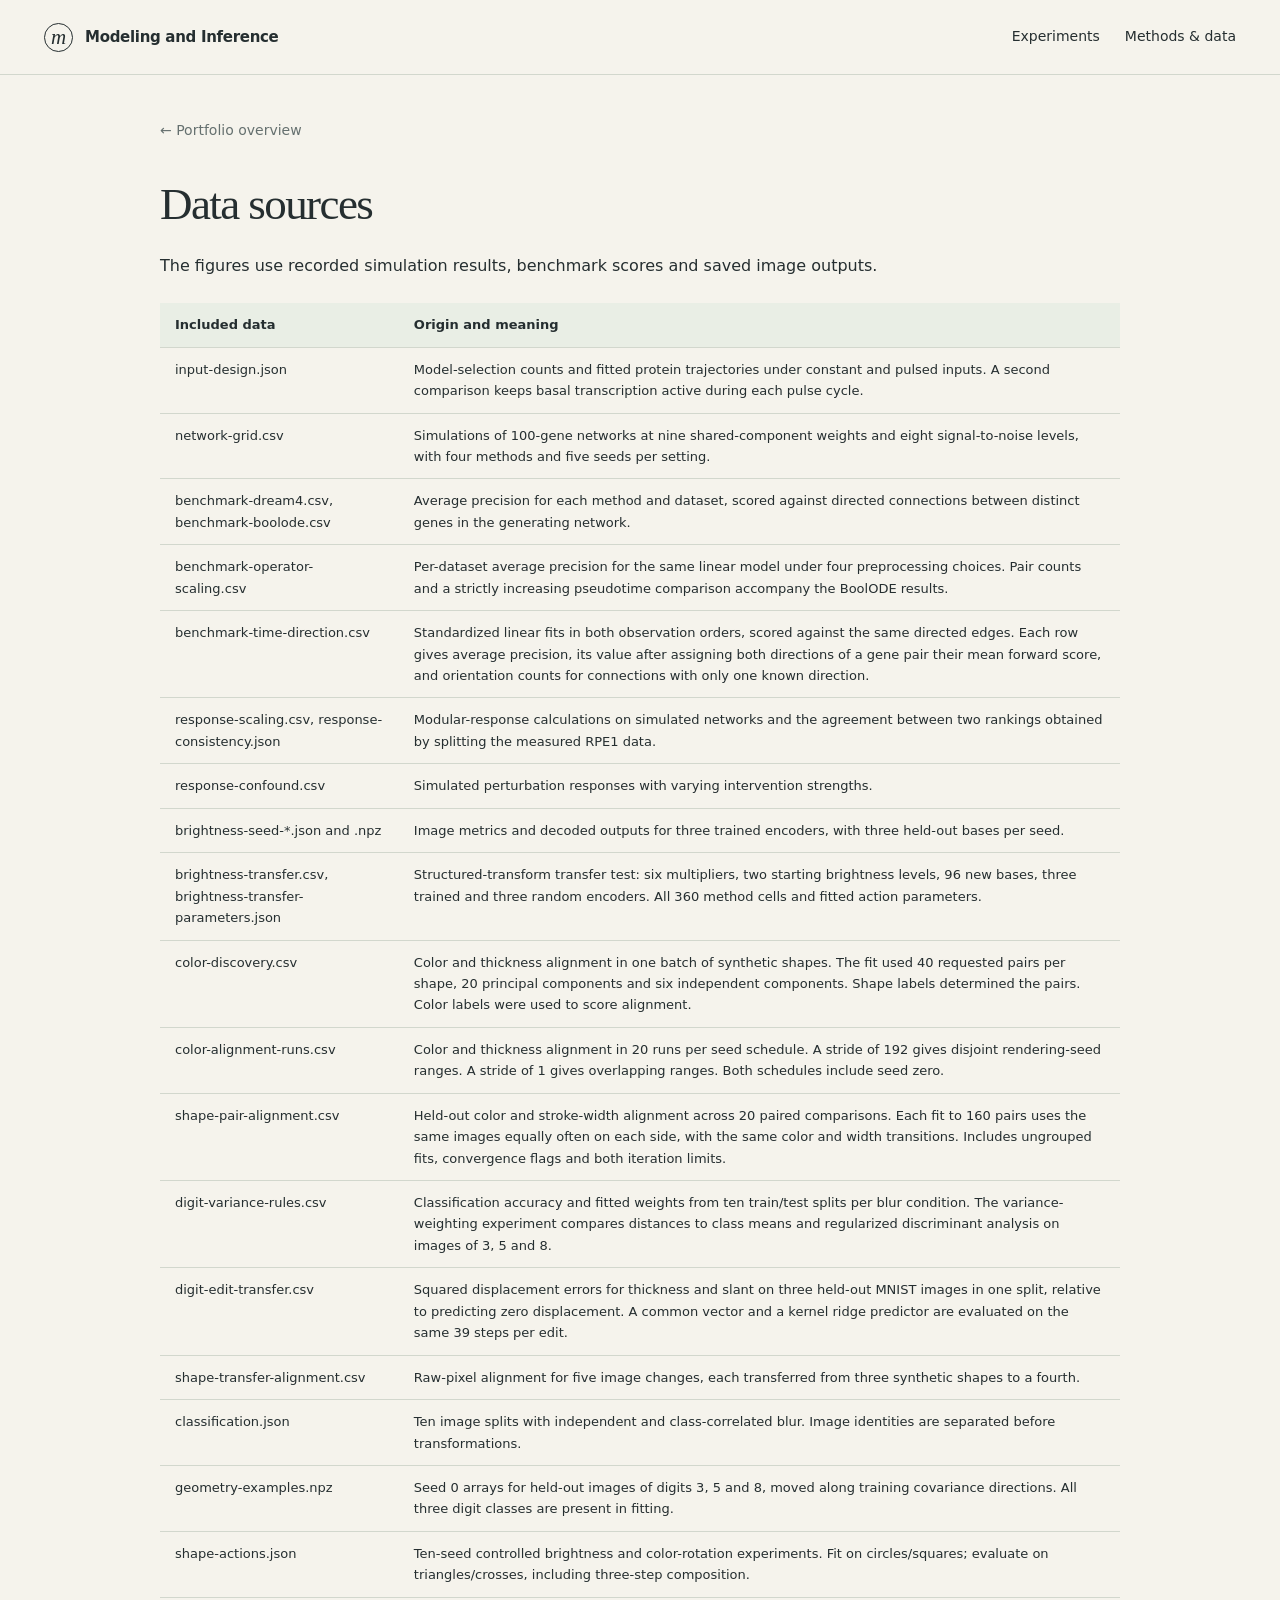
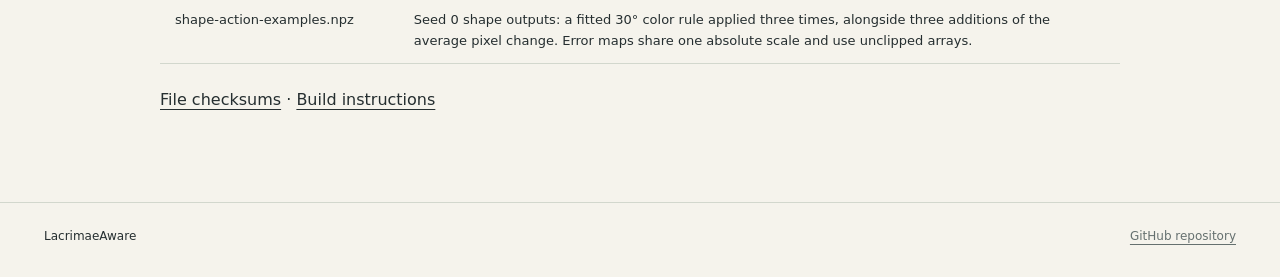
<file: docs/provenance.html>
<!doctype html>
<html lang="en"><head><meta charset="utf-8"><meta name="viewport" content="width=device-width,initial-scale=1">
<meta name="description" content="Experiments with biological models, gene networks and image representations, with interactive figures and results.">
<meta name="color-scheme" content="light"><title>Data sources · Modeling and Inference</title><link rel="icon" href="data:image/svg+xml,%3Csvg xmlns='http://www.w3.org/2000/svg' viewBox='0 0 40 40'%3E%3Crect width='40' height='40' rx='20' fill='%23252e30'/%3E%3Ctext x='20' y='28' text-anchor='middle' font-family='Georgia' font-size='29' fill='%23f5f3ec'%3Em%3C/text%3E%3C/svg%3E">
<link rel="stylesheet" href="./vendor/katex/katex.min.css"><link rel="stylesheet" href="./style.css"><script type="module" src="./app.js"></script></head>
<body data-base="./"><a class="skip" href="#main">Skip to content</a>
<header class="mast"><div class="mast-inner wrap"><a class="brand" href="./index.html"><span class="brand-mark" aria-hidden="true">m</span>Modeling and Inference</a><nav aria-label="Main navigation"><a href="./index.html#rates">Experiments</a><a href="./methods.html">Methods & data</a></nav></div></header>
<main class="note readme-content" id="main"><a class="back" href="index.html">← Portfolio overview</a><h1>Data sources</h1>
<p>The figures use recorded simulation results, benchmark scores and saved image outputs.</p>
<div class="table-scroll"><table>
<thead>
<tr>
<th>Included data</th>
<th>Origin and meaning</th>
</tr>
</thead>
<tbody>
<tr>
<td>input-design.json</td>
<td>Model-selection counts and fitted protein trajectories under constant and pulsed inputs. A second comparison keeps basal transcription active during each pulse cycle.</td>
</tr>
<tr>
<td>network-grid.csv</td>
<td>Simulations of 100-gene networks at nine shared-component weights and eight signal-to-noise levels, with four methods and five seeds per setting.</td>
</tr>
<tr>
<td>benchmark-dream4.csv, benchmark-boolode.csv</td>
<td>Average precision for each method and dataset, scored against directed connections between distinct genes in the generating network.</td>
</tr>
<tr>
<td>benchmark-operator-scaling.csv</td>
<td>Per-dataset average precision for the same linear model under four preprocessing choices. Pair counts and a strictly increasing pseudotime comparison accompany the BoolODE results.</td>
</tr>
<tr>
<td>benchmark-time-direction.csv</td>
<td>Standardized linear fits in both observation orders, scored against the same directed edges. Each row gives average precision, its value after assigning both directions of a gene pair their mean forward score, and orientation counts for connections with only one known direction.</td>
</tr>
<tr>
<td>response-scaling.csv, response-consistency.json</td>
<td>Modular-response calculations on simulated networks and the agreement between two rankings obtained by splitting the measured RPE1 data.</td>
</tr>
<tr>
<td>response-confound.csv</td>
<td>Simulated perturbation responses with varying intervention strengths.</td>
</tr>
<tr>
<td>brightness-seed-*.json and .npz</td>
<td>Image metrics and decoded outputs for three trained encoders, with three held-out bases per seed.</td>
</tr>
<tr>
<td>brightness-transfer.csv, brightness-transfer-parameters.json</td>
<td>Structured-transform transfer test: six multipliers, two starting brightness levels, 96 new bases, three trained and three random encoders. All 360 method cells and fitted action parameters.</td>
</tr>
<tr>
<td>color-discovery.csv</td>
<td>Color and thickness alignment in one batch of synthetic shapes. The fit used 40 requested pairs per shape, 20 principal components and six independent components. Shape labels determined the pairs. Color labels were used to score alignment.</td>
</tr>
<tr>
<td>color-alignment-runs.csv</td>
<td>Color and thickness alignment in 20 runs per seed schedule. A stride of 192 gives disjoint rendering-seed ranges. A stride of 1 gives overlapping ranges. Both schedules include seed zero.</td>
</tr>
<tr>
<td>shape-pair-alignment.csv</td>
<td>Held-out color and stroke-width alignment across 20 paired comparisons. Each fit to 160 pairs uses the same images equally often on each side, with the same color and width transitions. Includes ungrouped fits, convergence flags and both iteration limits.</td>
</tr>
<tr>
<td>digit-variance-rules.csv</td>
<td>Classification accuracy and fitted weights from ten train/test splits per blur condition. The variance-weighting experiment compares distances to class means and regularized discriminant analysis on images of 3, 5 and 8.</td>
</tr>
<tr>
<td>digit-edit-transfer.csv</td>
<td>Squared displacement errors for thickness and slant on three held-out MNIST images in one split, relative to predicting zero displacement. A common vector and a kernel ridge predictor are evaluated on the same 39 steps per edit.</td>
</tr>
<tr>
<td>shape-transfer-alignment.csv</td>
<td>Raw-pixel alignment for five image changes, each transferred from three synthetic shapes to a fourth.</td>
</tr>
<tr>
<td>classification.json</td>
<td>Ten image splits with independent and class-correlated blur. Image identities are separated before transformations.</td>
</tr>
<tr>
<td>geometry-examples.npz</td>
<td>Seed 0 arrays for held-out images of digits 3, 5 and 8, moved along training covariance directions. All three digit classes are present in fitting.</td>
</tr>
<tr>
<td>shape-actions.json</td>
<td>Ten-seed controlled brightness and color-rotation experiments. Fit on circles/squares; evaluate on triangles/crosses, including three-step composition.</td>
</tr>
<tr>
<td>shape-action-examples.npz</td>
<td>Seed 0 shape outputs: a fitted 30° color rule applied three times, alongside three additions of the average pixel change. Error maps share one absolute scale and use unclipped arrays.</td>
</tr>
</tbody>
</table></div>
<p><a href="data/manifest.json">File checksums</a> · <a href="development.html">Build instructions</a></p></main>
<footer class="footer"><div class="footer-inner wrap"><strong>LacrimaeAware</strong><div class="footer-right"><a href="https://github.com/LacrimaeAware/modeling-and-inference">GitHub repository</a></div></div></footer>
</body></html>
</file>
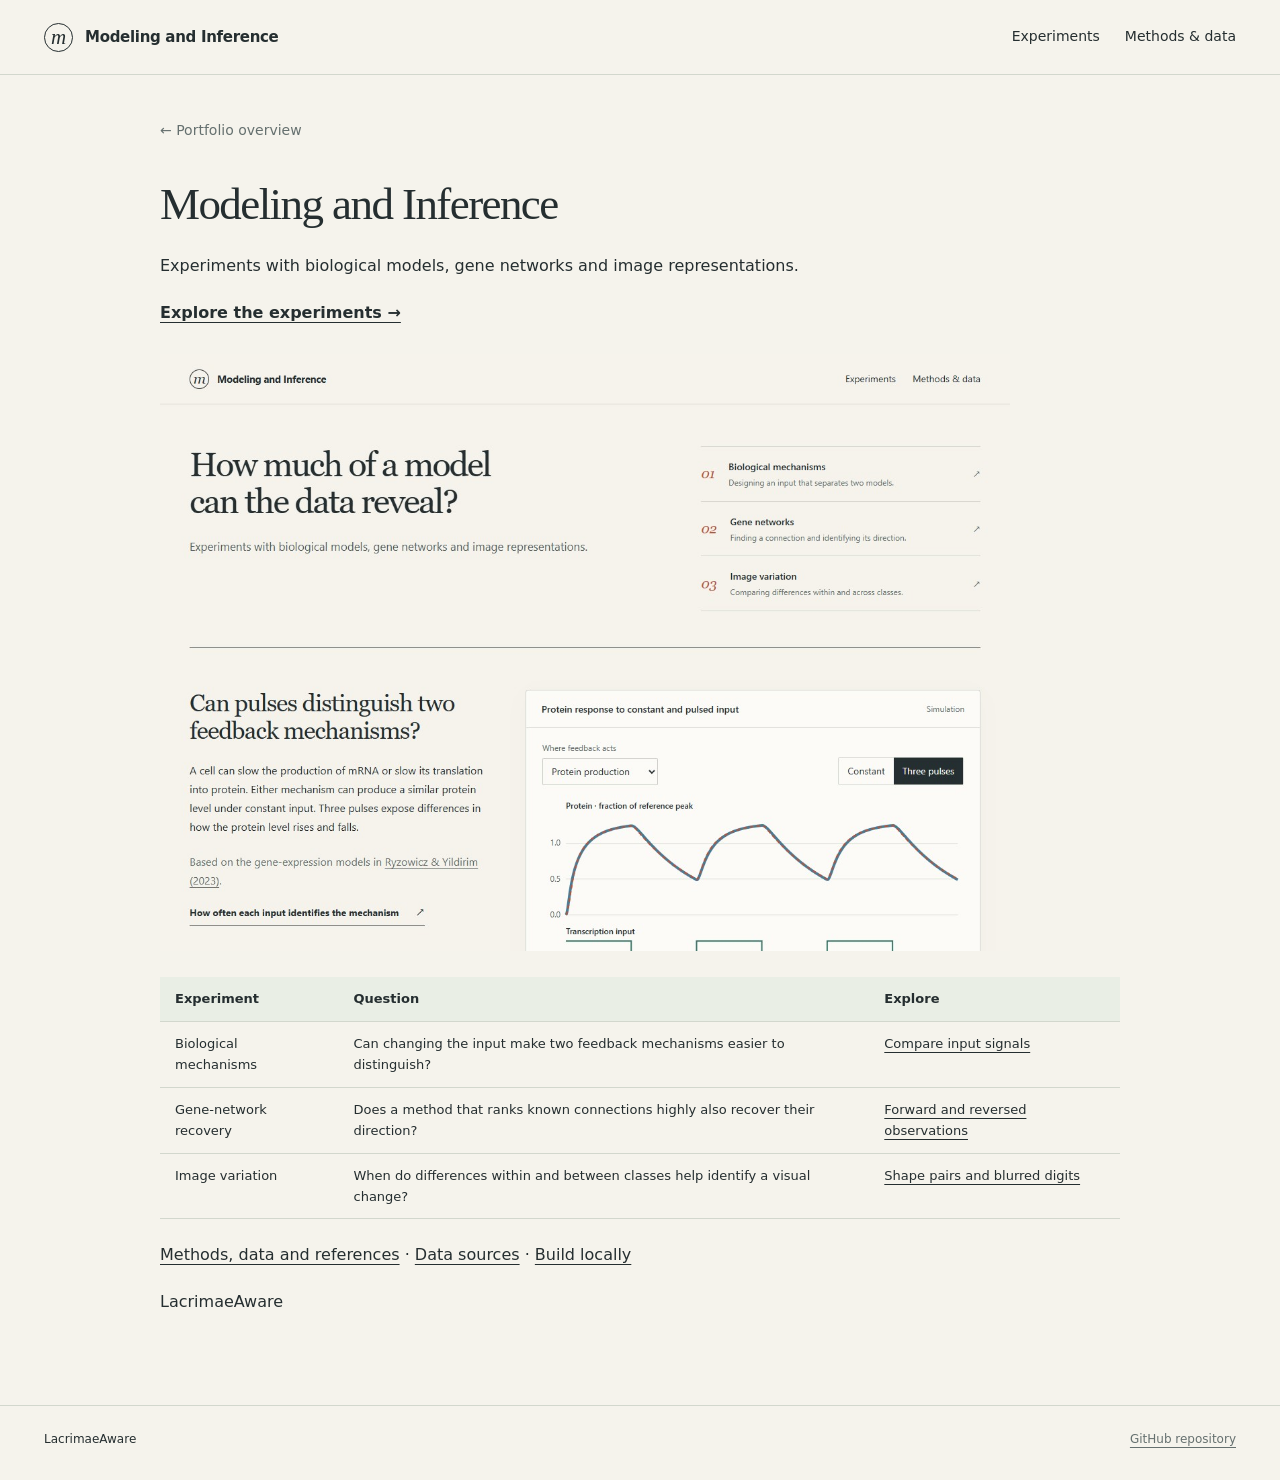
<file: docs/readme.html>
<!doctype html>
<html lang="en"><head><meta charset="utf-8"><meta name="viewport" content="width=device-width,initial-scale=1">
<meta name="description" content="Experiments with biological models, gene networks and image representations, with interactive figures and results.">
<meta name="color-scheme" content="light"><title>GitHub README · Modeling and Inference</title><link rel="icon" href="data:image/svg+xml,%3Csvg xmlns='http://www.w3.org/2000/svg' viewBox='0 0 40 40'%3E%3Crect width='40' height='40' rx='20' fill='%23252e30'/%3E%3Ctext x='20' y='28' text-anchor='middle' font-family='Georgia' font-size='29' fill='%23f5f3ec'%3Em%3C/text%3E%3C/svg%3E">
<link rel="stylesheet" href="./vendor/katex/katex.min.css"><link rel="stylesheet" href="./style.css"><script type="module" src="./app.js"></script></head>
<body data-base="./"><a class="skip" href="#main">Skip to content</a>
<header class="mast"><div class="mast-inner wrap"><a class="brand" href="./index.html"><span class="brand-mark" aria-hidden="true">m</span>Modeling and Inference</a><nav aria-label="Main navigation"><a href="./index.html#rates">Experiments</a><a href="./methods.html">Methods & data</a></nav></div></header>
<main class="note readme-content" id="main"><a class="back" href="index.html">← Portfolio overview</a><h1>Modeling and Inference</h1>
<p>Experiments with biological models, gene networks and image representations.</p>
<p><strong><a href="index.html">Explore the experiments →</a></strong></p>
<p><a href="index.html"><img alt="Modeling and Inference: interactive studies of mechanisms, networks and image representations" src="assets/portfolio-preview.jpg" /></a></p>
<div class="table-scroll"><table>
<thead>
<tr>
<th>Experiment</th>
<th>Question</th>
<th>Explore</th>
</tr>
</thead>
<tbody>
<tr>
<td>Biological mechanisms</td>
<td>Can changing the input make two feedback mechanisms easier to distinguish?</td>
<td><a href="studies/hidden-rates.html">Compare input signals</a></td>
</tr>
<tr>
<td>Gene-network recovery</td>
<td>Does a method that ranks known connections highly also recover their direction?</td>
<td><a href="studies/gene-networks.html#time-order">Forward and reversed observations</a></td>
</tr>
<tr>
<td>Image variation</td>
<td>When do differences within and between classes help identify a visual change?</td>
<td><a href="studies/image-representations.html">Shape pairs and blurred digits</a></td>
</tr>
</tbody>
</table></div>
<p><a href="methods.html">Methods, data and references</a> · <a href="provenance.html">Data sources</a> · <a href="development.html">Build locally</a></p>
<p>LacrimaeAware</p></main>
<footer class="footer"><div class="footer-inner wrap"><strong>LacrimaeAware</strong><div class="footer-right"><a href="https://github.com/LacrimaeAware/modeling-and-inference">GitHub repository</a></div></div></footer>
</body></html>
</file>
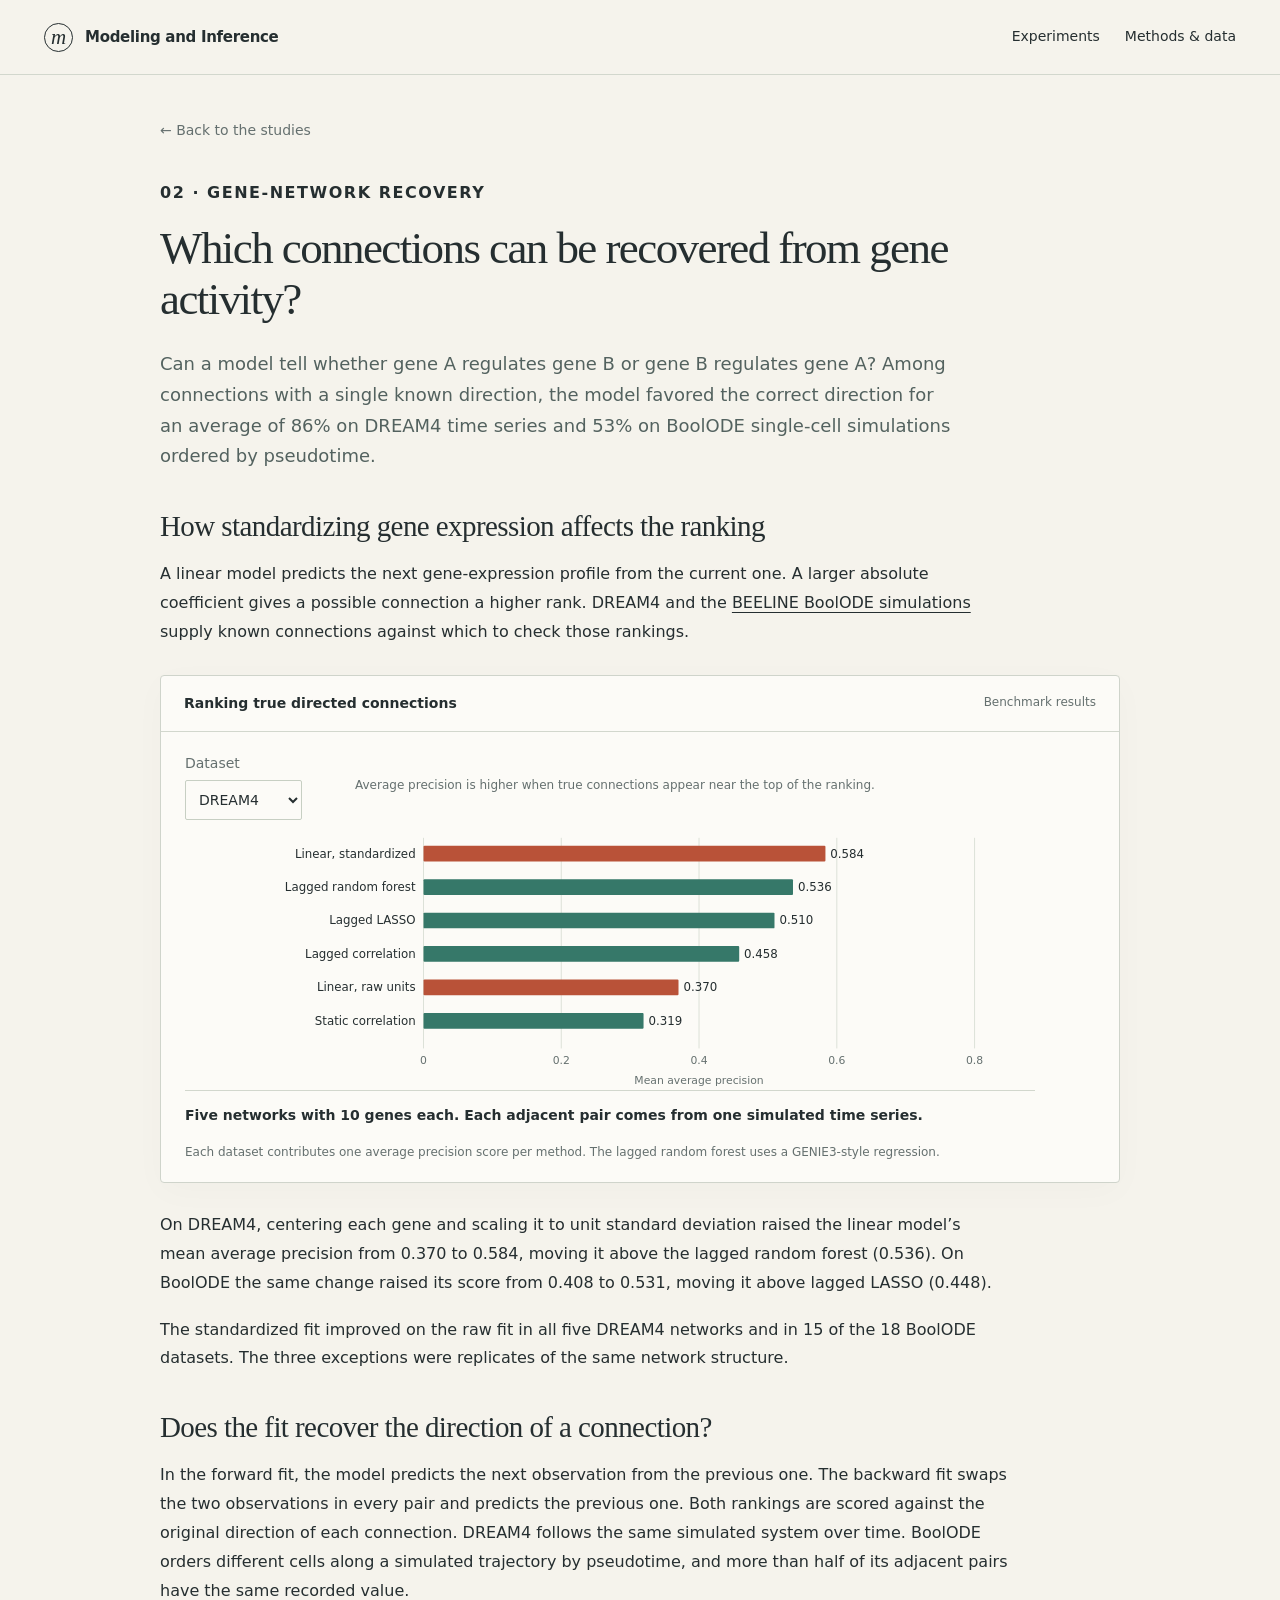
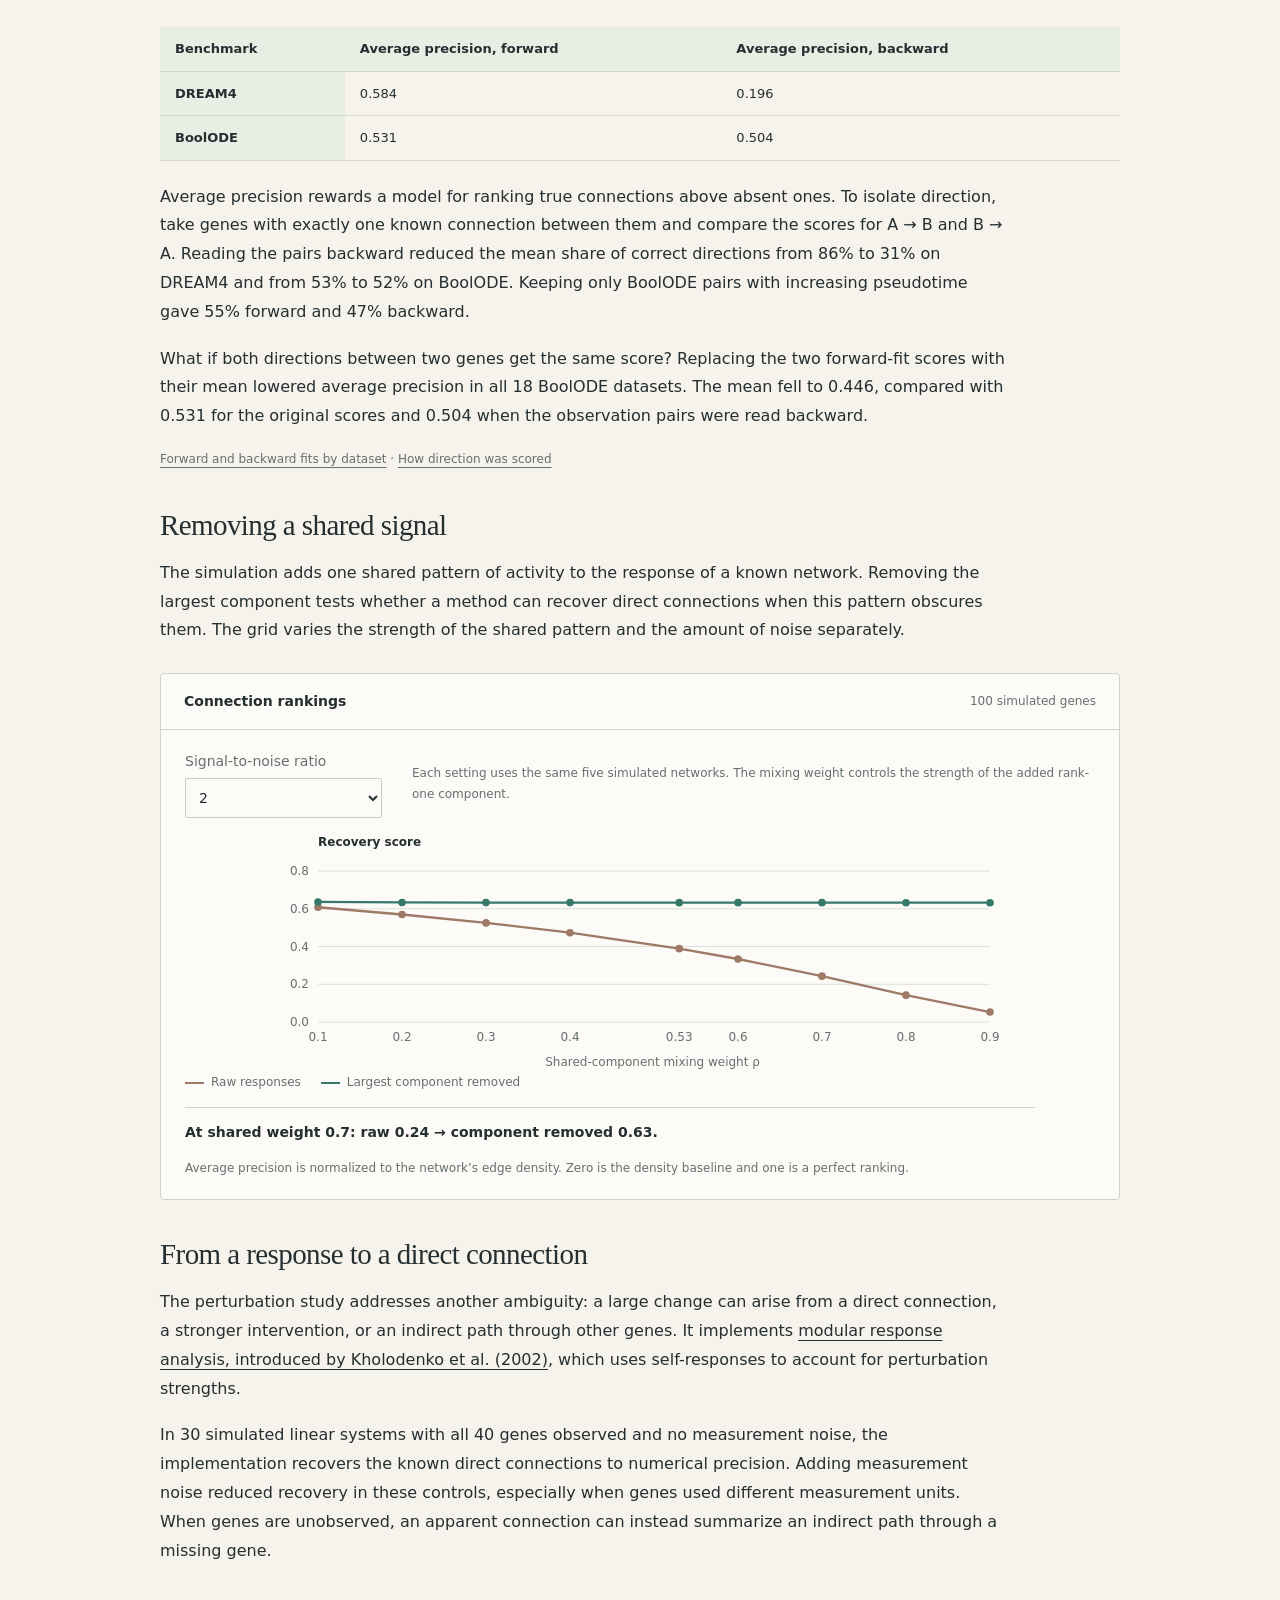
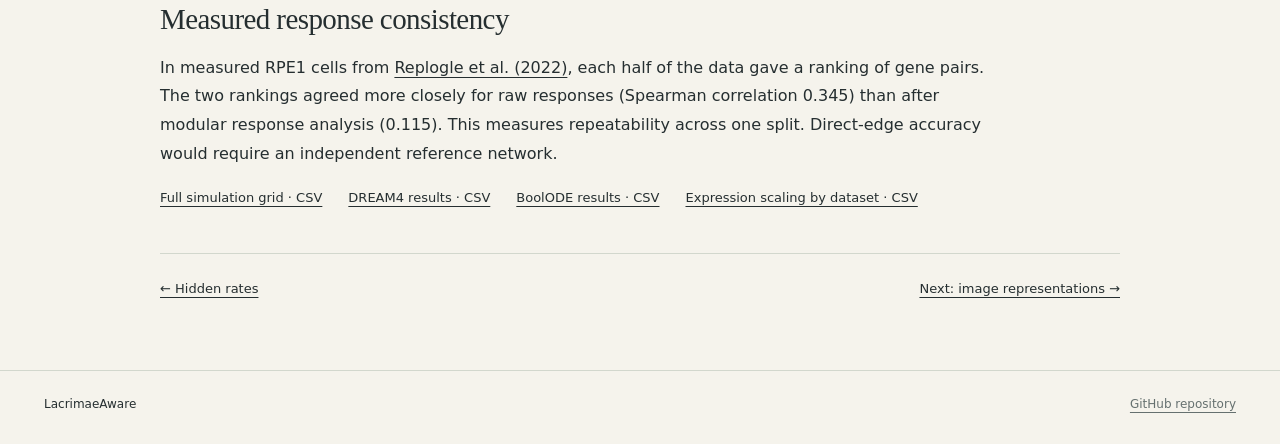
<file: docs/studies/gene-networks.html>
<!doctype html>
<html lang="en"><head><meta charset="utf-8"><meta name="viewport" content="width=device-width,initial-scale=1">
<meta name="description" content="Experiments with biological models, gene networks and image representations, with interactive figures and results.">
<meta name="color-scheme" content="light"><title>Gene-network recovery · Modeling and Inference</title><link rel="icon" href="data:image/svg+xml,%3Csvg xmlns='http://www.w3.org/2000/svg' viewBox='0 0 40 40'%3E%3Crect width='40' height='40' rx='20' fill='%23252e30'/%3E%3Ctext x='20' y='28' text-anchor='middle' font-family='Georgia' font-size='29' fill='%23f5f3ec'%3Em%3C/text%3E%3C/svg%3E">
<link rel="stylesheet" href="../vendor/katex/katex.min.css"><link rel="stylesheet" href="../style.css"><script type="module" src="../app.js"></script></head>
<body data-base="../"><a class="skip" href="#main">Skip to content</a>
<header class="mast"><div class="mast-inner wrap"><a class="brand" href="../index.html"><span class="brand-mark" aria-hidden="true">m</span>Modeling and Inference</a><nav aria-label="Main navigation"><a href="../index.html#rates">Experiments</a><a href="../methods.html">Methods & data</a></nav></div></header>
<main class="note" id="main">
  <a class="back" href="../index.html#networks">← Back to the studies</a>
  <p class="eyebrow">02 · Gene-network recovery</p>
  <h1>Which connections can be recovered from gene activity?</h1>
  <p class="standfirst">Can a model tell whether gene A regulates gene B or gene B regulates gene A? Among connections with a single known direction, the model favored the correct direction for an average of 86% on DREAM4 time series and 53% on BoolODE single-cell simulations ordered by pseudotime.</p>

  <h2 id="benchmarks">How standardizing gene expression affects the ranking</h2>
  <p>A linear model predicts the next gene-expression profile from the current one. A larger absolute coefficient gives a possible connection a higher rank. DREAM4 and the <a href="https://doi.org/10.1038/s41592-019-0690-6">BEELINE BoolODE simulations</a> supply known connections against which to check those rankings.</p>
  <div class="experiment"><div class="experiment-heading"><strong>Ranking true directed connections</strong><span class="small-label">Benchmark results</span></div>
    <div class="network-tools"><label for="benchmark-dataset">Dataset<select id="benchmark-dataset"><option value="dream4">DREAM4</option><option value="boolode">BoolODE</option></select></label><p>Average precision is higher when true connections appear near the top of the ranking.</p></div>
    <div class="chart" id="benchmark-chart"><img src="../assets/network-benchmarks.svg" alt="Mean average precision for the linear model in raw and standardized units and four comparison methods on DREAM4 and BoolODE." width="1050" height="420"></div>
    <p class="experiment-verdict" id="benchmark-caption" aria-live="polite">Five DREAM4 networks and 18 BoolODE datasets covering six network structures.</p><p class="fineprint">Each dataset contributes one average precision score per method. The lagged random forest uses a GENIE3-style regression.</p>
  </div>
  <p>On DREAM4, centering each gene and scaling it to unit standard deviation raised the linear model’s mean average precision from 0.370 to 0.584, moving it above the lagged random forest (0.536). On BoolODE the same change raised its score from 0.408 to 0.531, moving it above lagged LASSO (0.448).</p>
  <p>The standardized fit improved on the raw fit in all five DREAM4 networks and in 15 of the 18 BoolODE datasets. The three exceptions were replicates of the same network structure.</p>
  <h2 id="time-order">Does the fit recover the direction of a connection?</h2>
  <p>In the forward fit, the model predicts the next observation from the previous one. The backward fit swaps the two observations in every pair and predicts the previous one. Both rankings are scored against the original direction of each connection. DREAM4 follows the same simulated system over time. BoolODE orders different cells along a simulated trajectory by pseudotime, and more than half of its adjacent pairs have the same recorded value.</p>
  <div class="table-scroll"><table><thead><tr><th scope="col">Benchmark</th><th scope="col">Average precision, forward</th><th scope="col">Average precision, backward</th></tr></thead><tbody><tr><th scope="row">DREAM4</th><td>0.584</td><td>0.196</td></tr><tr><th scope="row">BoolODE</th><td>0.531</td><td>0.504</td></tr></tbody></table></div>
  <p>Average precision rewards a model for ranking true connections above absent ones. To isolate direction, take genes with exactly one known connection between them and compare the scores for A → B and B → A. Reading the pairs backward reduced the mean share of correct directions from 86% to 31% on DREAM4 and from 53% to 52% on BoolODE. Keeping only BoolODE pairs with increasing pseudotime gave 55% forward and 47% backward.</p>
  <p>What if both directions between two genes get the same score? Replacing the two forward-fit scores with their mean lowered average precision in all 18 BoolODE datasets. The mean fell to 0.446, compared with 0.531 for the original scores and 0.504 when the observation pairs were read backward.</p>
  <p class="copy-note"><a href="../data/benchmark-time-direction.csv">Forward and backward fits by dataset</a> · <a href="../methods.html#direction">How direction was scored</a></p>
  <h2>Removing a shared signal</h2>
  <p>The simulation adds one shared pattern of activity to the response of a known network. Removing the largest component tests whether a method can recover direct connections when this pattern obscures them. The grid varies the strength of the shared pattern and the amount of noise separately.</p>
  <div class="experiment network-experiment">
    <div class="experiment-heading"><strong>Connection rankings</strong><span class="small-label">100 simulated genes</span></div>
    <div class="network-tools"><label for="signal-noise">Signal-to-noise ratio<select id="signal-noise"><option value="4">4 · stronger signal</option><option value="2" selected>2</option><option value="0.5">0.5</option><option value="0.2">0.2</option><option value="0.05">0.05 · weaker signal</option></select></label><p>Each setting uses the same five simulated networks. The mixing weight controls the strength of the added rank-one component.</p></div>
    <div id="recovery-chart" class="chart"><img class="fallback" src="../assets/network-recovery.svg" alt="Heatmaps of connection rankings before and after removing the largest component at different signal and noise levels." width="1080" height="480"></div>
    <div class="legend"><span><i class="raw"></i>Raw responses</span><span><i class="cleaned"></i>Largest component removed</span></div>
    <p class="experiment-verdict" id="network-verdict" aria-live="polite">At a mixing weight of 0.7 and signal-to-noise ratio of 2, removal raised normalized average precision from 0.24 to 0.63.</p>
    <p class="fineprint">Average precision is normalized to the network’s edge density. Zero is the density baseline and one is a perfect ranking.</p>
  </div>
  <h2>From a response to a direct connection</h2>
  <p>The perturbation study addresses another ambiguity: a large change can arise from a direct connection, a stronger intervention, or an indirect path through other genes. It implements <a href="https://pmc.ncbi.nlm.nih.gov/articles/PMC130547/">modular response analysis, introduced by Kholodenko et al. (2002)</a>, which uses self-responses to account for perturbation strengths.</p>
  <p>In 30 simulated linear systems with all 40 genes observed and no measurement noise, the implementation recovers the known direct connections to numerical precision. Adding measurement noise reduced recovery in these controls, especially when genes used different measurement units. When genes are unobserved, an apparent connection can instead summarize an indirect path through a missing gene.</p>
  <h2>Measured response consistency</h2>
  <p>In measured RPE1 cells from <a href="https://doi.org/10.1016/j.cell.2022.05.013">Replogle et al. (2022)</a>, each half of the data gave a ranking of gene pairs. The two rankings agreed more closely for raw responses (Spearman correlation 0.345) than after modular response analysis (0.115). This measures repeatability across one split. Direct-edge accuracy would require an independent reference network.</p>
  <div class="reading-links"><a href="../data/network-grid.csv">Full simulation grid · CSV</a><a href="../data/benchmark-dream4.csv">DREAM4 results · CSV</a><a href="../data/benchmark-boolode.csv">BoolODE results · CSV</a><a href="../data/benchmark-operator-scaling.csv">Expression scaling by dataset · CSV</a></div>
  <div class="note-nav"><a href="hidden-rates.html">← Hidden rates</a><a href="image-representations.html">Next: image representations →</a></div>
</main>

<footer class="footer"><div class="footer-inner wrap"><strong>LacrimaeAware</strong><div class="footer-right"><a href="https://github.com/LacrimaeAware/modeling-and-inference">GitHub repository</a></div></div></footer>
</body></html>
</file>
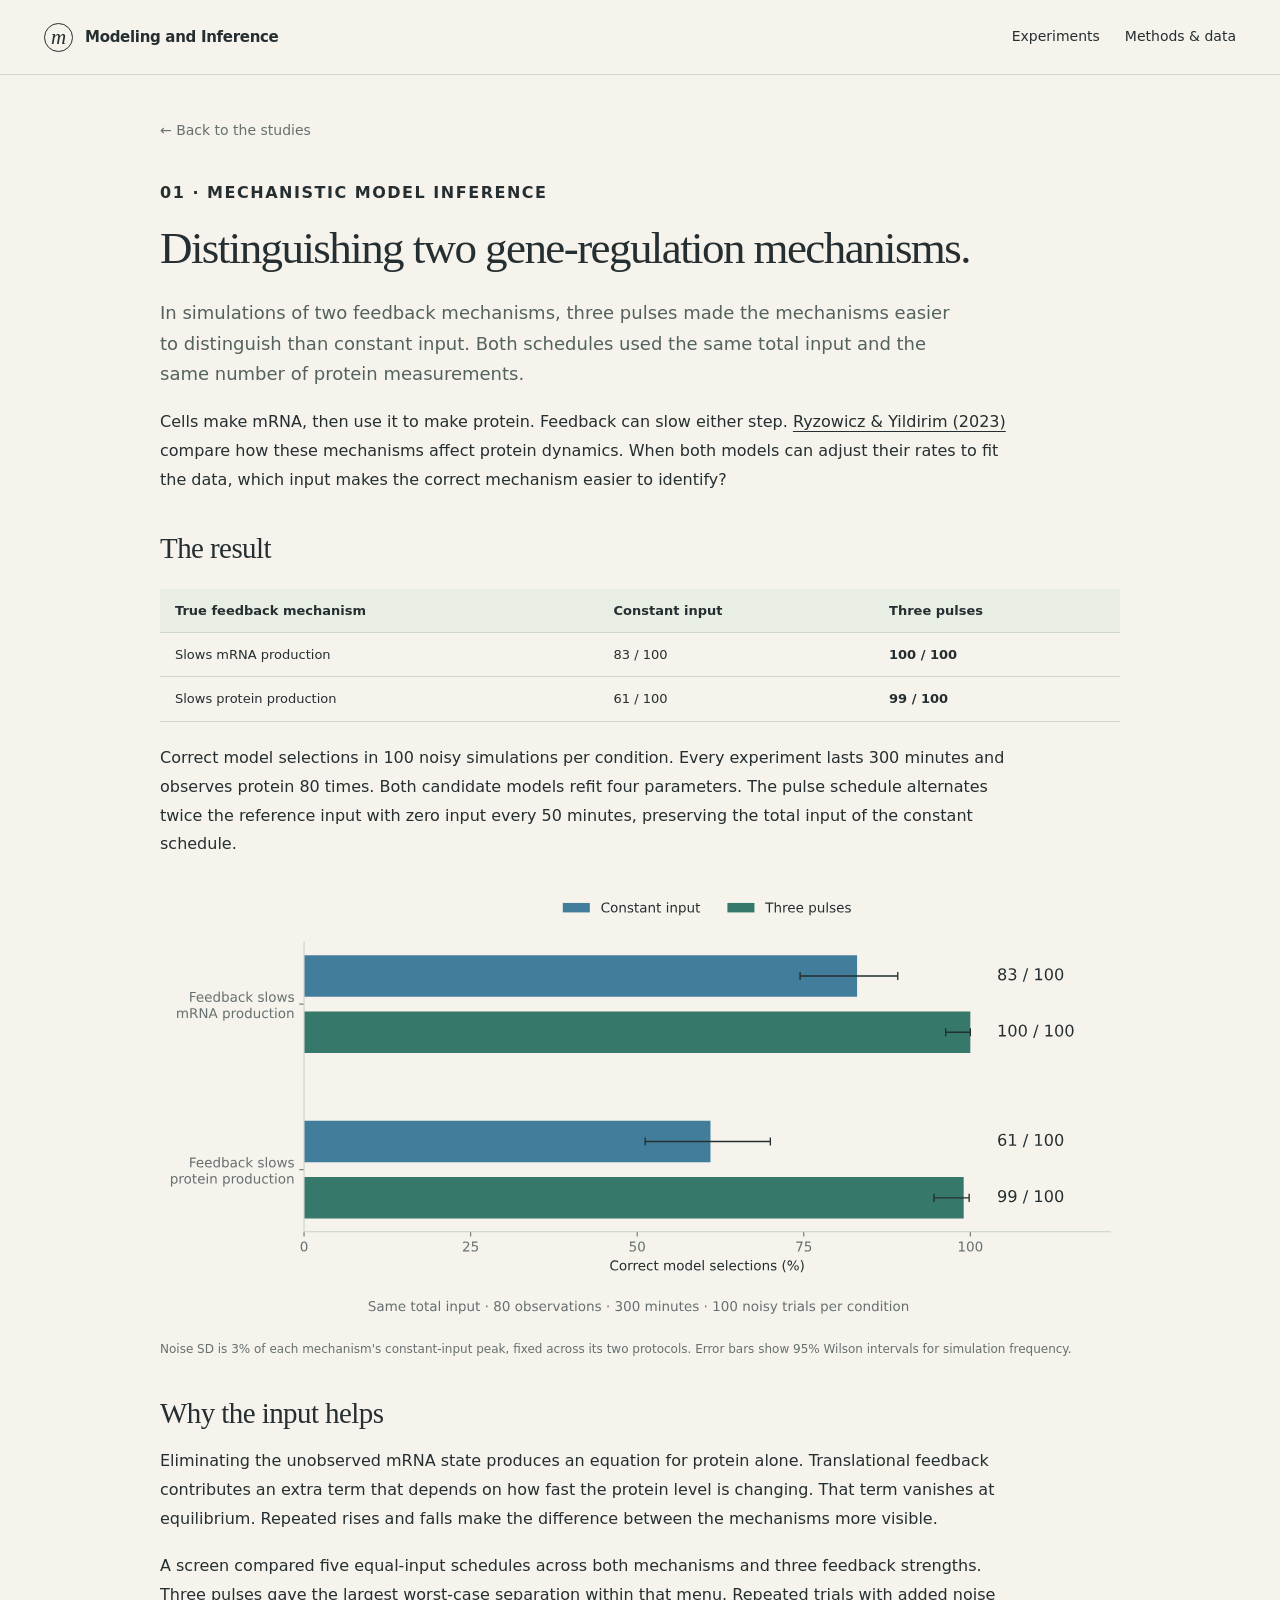
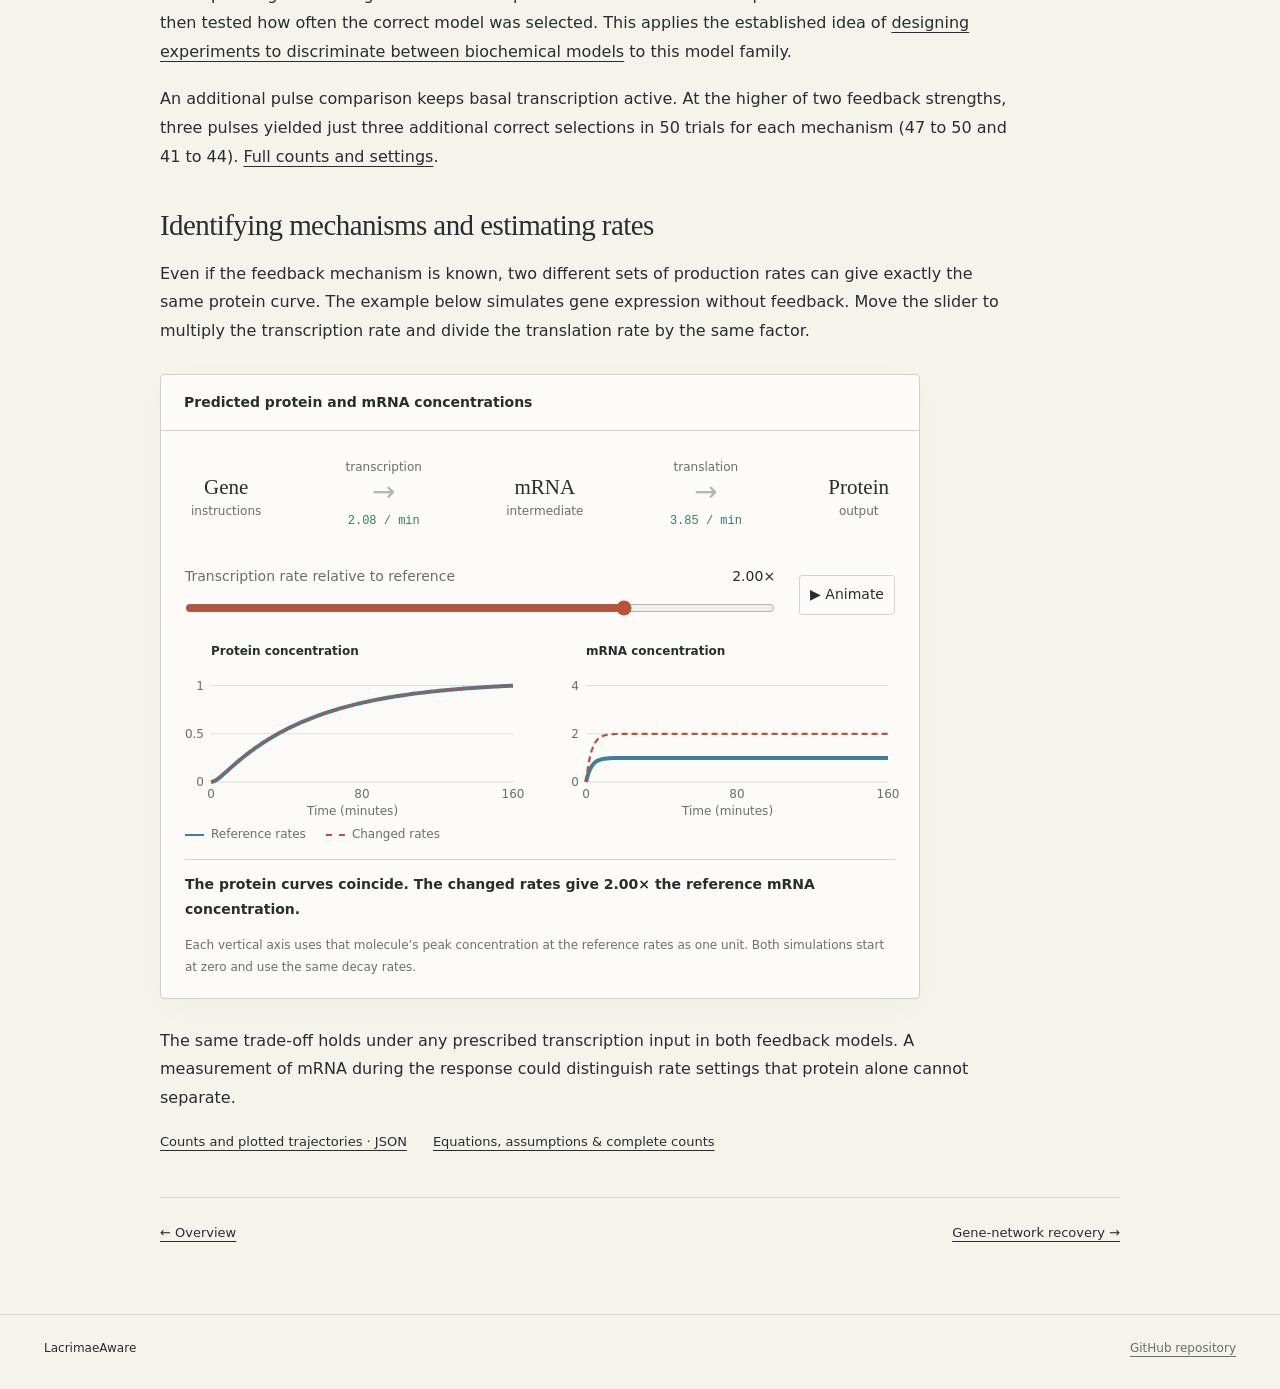
<file: docs/studies/hidden-rates.html>
<!doctype html>
<html lang="en"><head><meta charset="utf-8"><meta name="viewport" content="width=device-width,initial-scale=1">
<meta name="description" content="Experiments with biological models, gene networks and image representations, with interactive figures and results.">
<meta name="color-scheme" content="light"><title>Biological mechanisms · Modeling and Inference</title><link rel="icon" href="data:image/svg+xml,%3Csvg xmlns='http://www.w3.org/2000/svg' viewBox='0 0 40 40'%3E%3Crect width='40' height='40' rx='20' fill='%23252e30'/%3E%3Ctext x='20' y='28' text-anchor='middle' font-family='Georgia' font-size='29' fill='%23f5f3ec'%3Em%3C/text%3E%3C/svg%3E">
<link rel="stylesheet" href="../vendor/katex/katex.min.css"><link rel="stylesheet" href="../style.css"><script type="module" src="../app.js"></script></head>
<body data-base="../"><a class="skip" href="#main">Skip to content</a>
<header class="mast"><div class="mast-inner wrap"><a class="brand" href="../index.html"><span class="brand-mark" aria-hidden="true">m</span>Modeling and Inference</a><nav aria-label="Main navigation"><a href="../index.html#rates">Experiments</a><a href="../methods.html">Methods & data</a></nav></div></header>
<main class="note" id="main">
  <a class="back" href="../index.html#rates">← Back to the studies</a>
  <p class="eyebrow">01 · Mechanistic model inference</p>
  <h1>Distinguishing two gene-regulation mechanisms.</h1>
  <p class="standfirst">In simulations of two feedback mechanisms, three pulses made the mechanisms easier to distinguish than constant input. Both schedules used the same total input and the same number of protein measurements.</p>
  <p>Cells make mRNA, then use it to make protein. Feedback can slow either step. <a href="https://doi.org/10.1039/D2MO00222A">Ryzowicz &amp; Yildirim (2023)</a> compare how these mechanisms affect protein dynamics. When both models can adjust their rates to fit the data, which input makes the correct mechanism easier to identify?</p>
  <h2>The result</h2>
  <div class="table-scroll"><table><thead><tr><th>True feedback mechanism</th><th>Constant input</th><th>Three pulses</th></tr></thead><tbody><tr><td>Slows mRNA production</td><td>83 / 100</td><td><strong>100 / 100</strong></td></tr><tr><td>Slows protein production</td><td>61 / 100</td><td><strong>99 / 100</strong></td></tr></tbody></table></div>
  <p>Correct model selections in 100 noisy simulations per condition. Every experiment lasts 300 minutes and observes protein 80 times. Both candidate models refit four parameters. The pulse schedule alternates twice the reference input with zero input every 50 minutes, preserving the total input of the constant schedule.</p>
  <figure><a href="../assets/input-design.svg" title="Open full-size figure"><img src="../assets/input-design.svg" alt="Correct-selection counts and uncertainty intervals for constant versus pulsed transcription input, for both generating mechanisms." width="1200" height="560"></a><figcaption>Noise SD is 3% of each mechanism's constant-input peak, fixed across its two protocols. Error bars show 95% Wilson intervals for simulation frequency.</figcaption></figure>
  <h2>Why the input helps</h2>
  <p>Eliminating the unobserved mRNA state produces an equation for protein alone. Translational feedback contributes an extra term that depends on how fast the protein level is changing. That term vanishes at equilibrium. Repeated rises and falls make the difference between the mechanisms more visible.</p>
  <p>A screen compared five equal-input schedules across both mechanisms and three feedback strengths. Three pulses gave the largest worst-case separation within that menu. Repeated trials with added noise then tested how often the correct model was selected. This applies the established idea of <a href="https://pmc.ncbi.nlm.nih.gov/articles/PMC2873315/">designing experiments to discriminate between biochemical models</a> to this model family.</p>
  <p>An additional pulse comparison keeps basal transcription active. At the higher of two feedback strengths, three pulses yielded just three additional correct selections in 50 trials for each mechanism (47 to 50 and 41 to 44). <a href="../methods.html#rates">Full counts and settings</a>.</p>
  <h2>Identifying mechanisms and estimating rates</h2>
  <p>Even if the feedback mechanism is known, two different sets of production rates can give exactly the same protein curve. The example below simulates gene expression without feedback. Move the slider to multiply the transcription rate and divide the translation rate by the same factor.</p>
    <div class="experiment rate-experiment">
      <div class="experiment-heading"><strong>Predicted protein and mRNA concentrations</strong></div>
      <div class="rate-flow" aria-label="Gene expression has two production steps">
        <div class="molecule">Gene<small>instructions</small></div><div class="flow-arrow"><span>transcription</span><b>→</b><output id="km-value">2.08 / min</output></div><div class="molecule">mRNA<small>intermediate</small></div><div class="flow-arrow"><span>translation</span><b>→</b><output id="kp-value">3.85 / min</output></div><div class="molecule">Protein<small>output</small></div>
      </div>
      <div class="rate-tools">
        <label for="rate-scale">Transcription rate relative to reference <output id="scale-value">2.00×</output><input id="rate-scale" type="range" min="-2" max="2" step="0.02" value="1" aria-describedby="rate-help"></label>
        <button id="play-rates" class="subtle-button" aria-pressed="false">▶ Animate</button>
      </div>
      <div id="rate-charts" class="rate-charts"><img class="fallback" src="../assets/rate-ambiguity.svg" alt="The protein traces coincide for two rate settings; their mRNA traces differ." width="1000" height="350"></div>
      <div class="legend"><span><i class="reference"></i>Reference rates</span><span><i class="alternative"></i>Changed rates</span></div>
      <p class="experiment-verdict" id="rate-verdict" aria-live="polite">The protein curves coincide. Doubling transcription and halving translation doubles the mRNA concentration.</p>
      <p class="fineprint" id="rate-help">Each vertical axis uses that molecule’s peak concentration at the reference rates as one unit. Both simulations start at zero and use the same decay rates.</p>
    </div>
  <p>The same trade-off holds under any prescribed transcription input in both feedback models. A measurement of mRNA during the response could distinguish rate settings that protein alone cannot separate.</p>
  <div class="reading-links"><a href="../data/input-design.json">Counts and plotted trajectories · JSON</a><a href="../methods.html#rates">Equations, assumptions &amp; complete counts</a></div>
  <div class="note-nav"><a href="../index.html#rates">← Overview</a><a href="gene-networks.html">Gene-network recovery →</a></div>
</main>

<footer class="footer"><div class="footer-inner wrap"><strong>LacrimaeAware</strong><div class="footer-right"><a href="https://github.com/LacrimaeAware/modeling-and-inference">GitHub repository</a></div></div></footer>
</body></html>
</file>
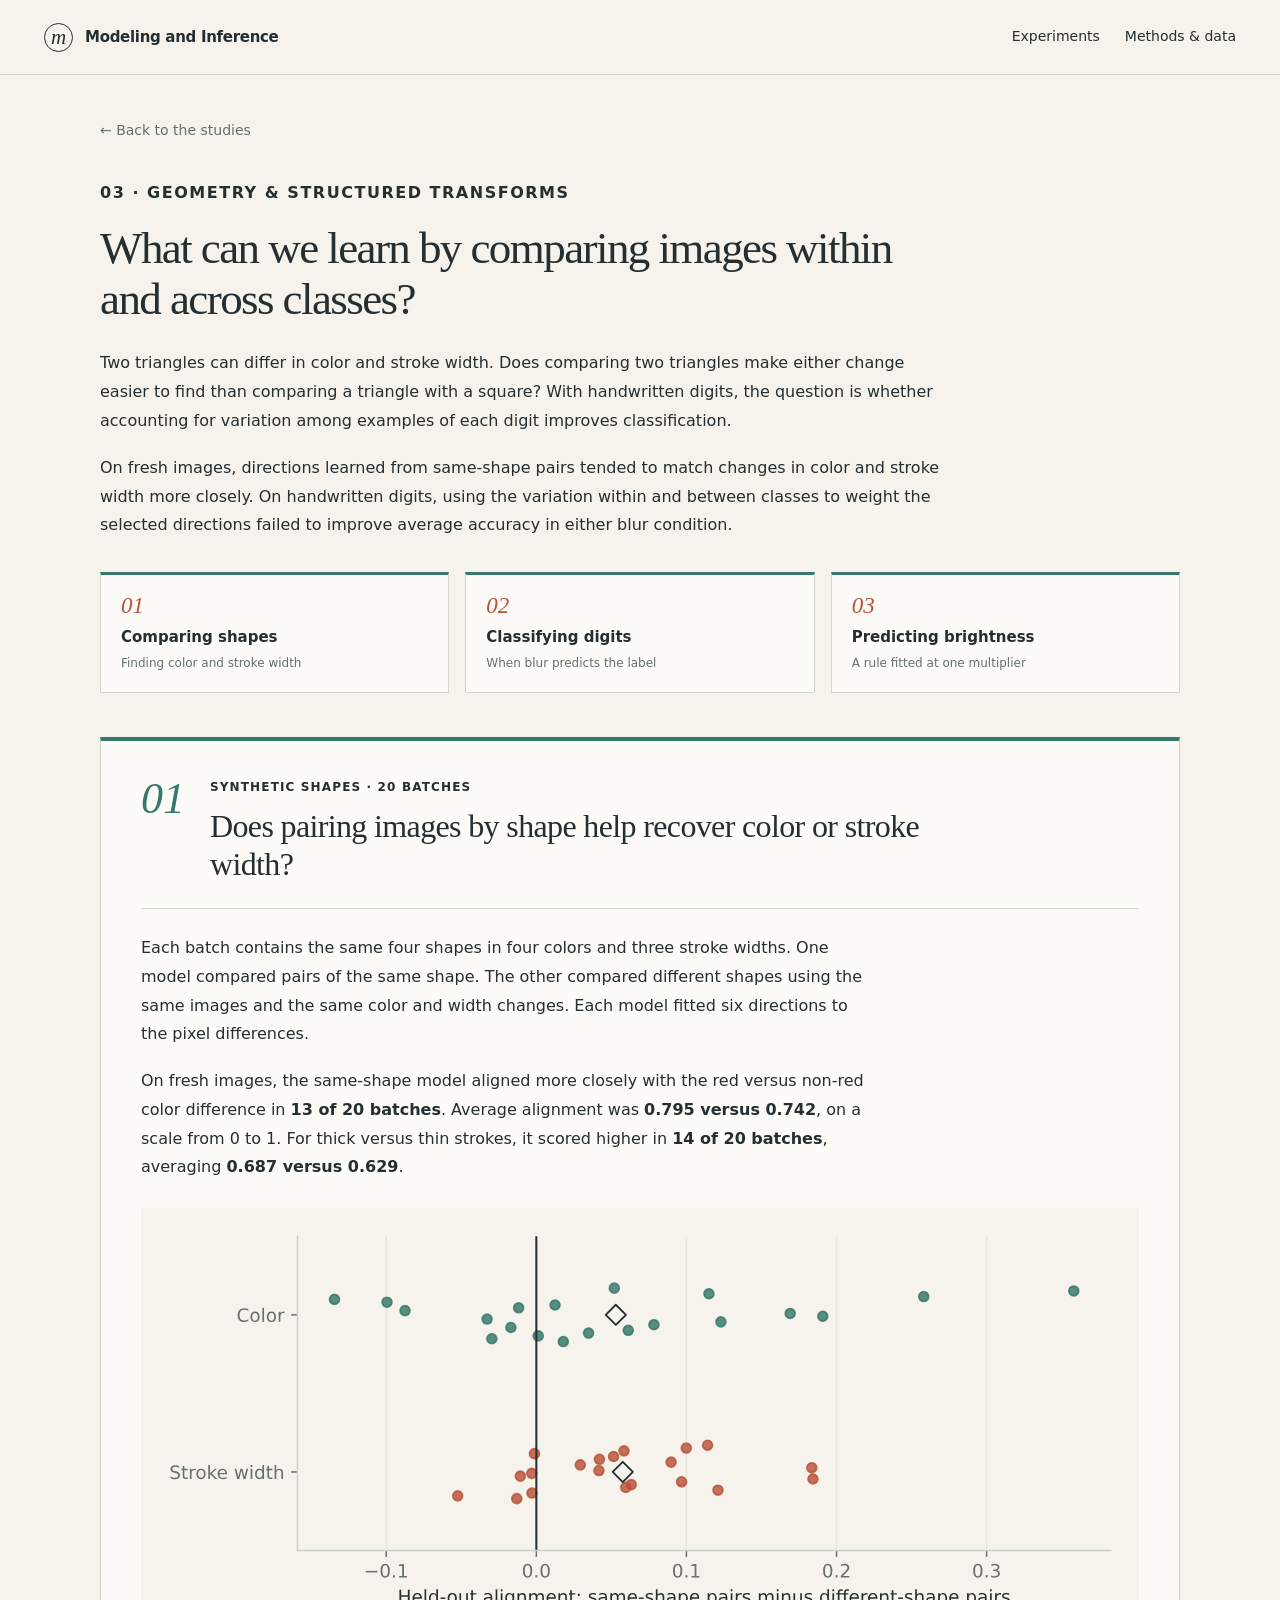
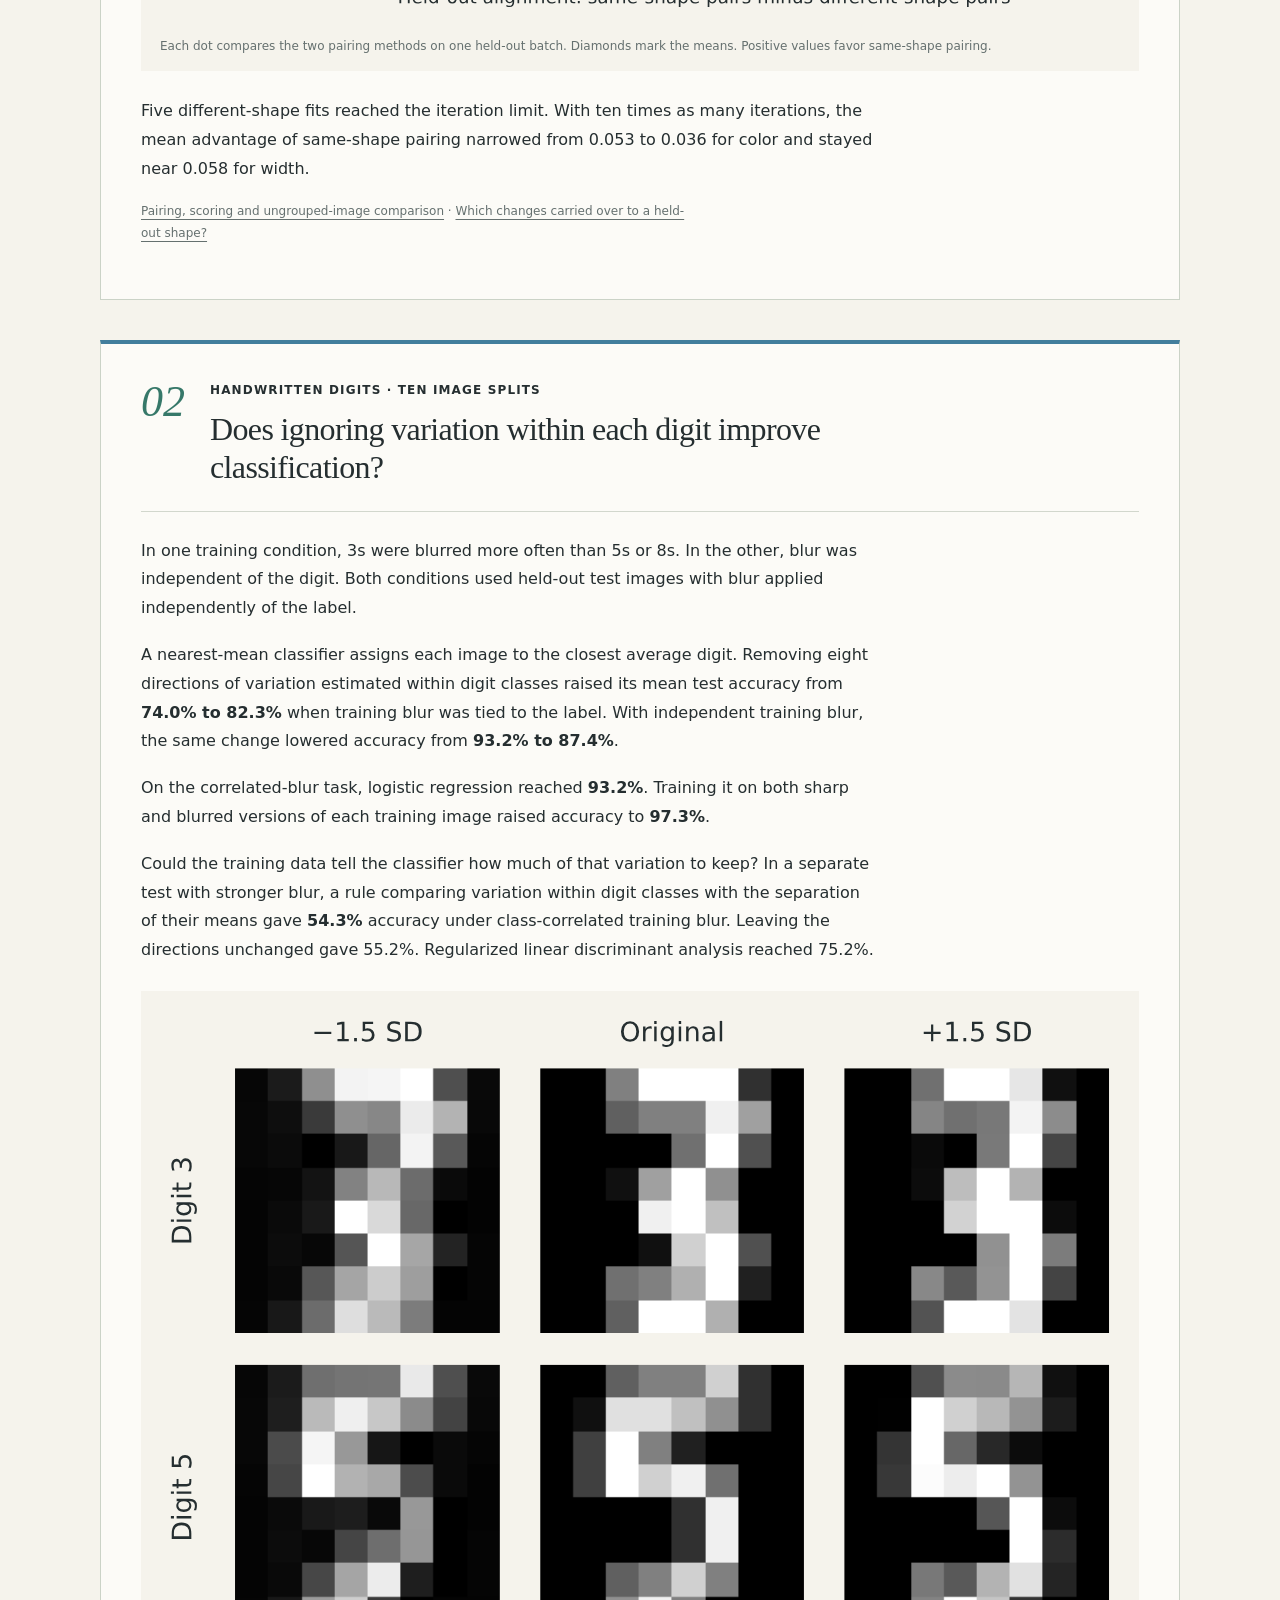
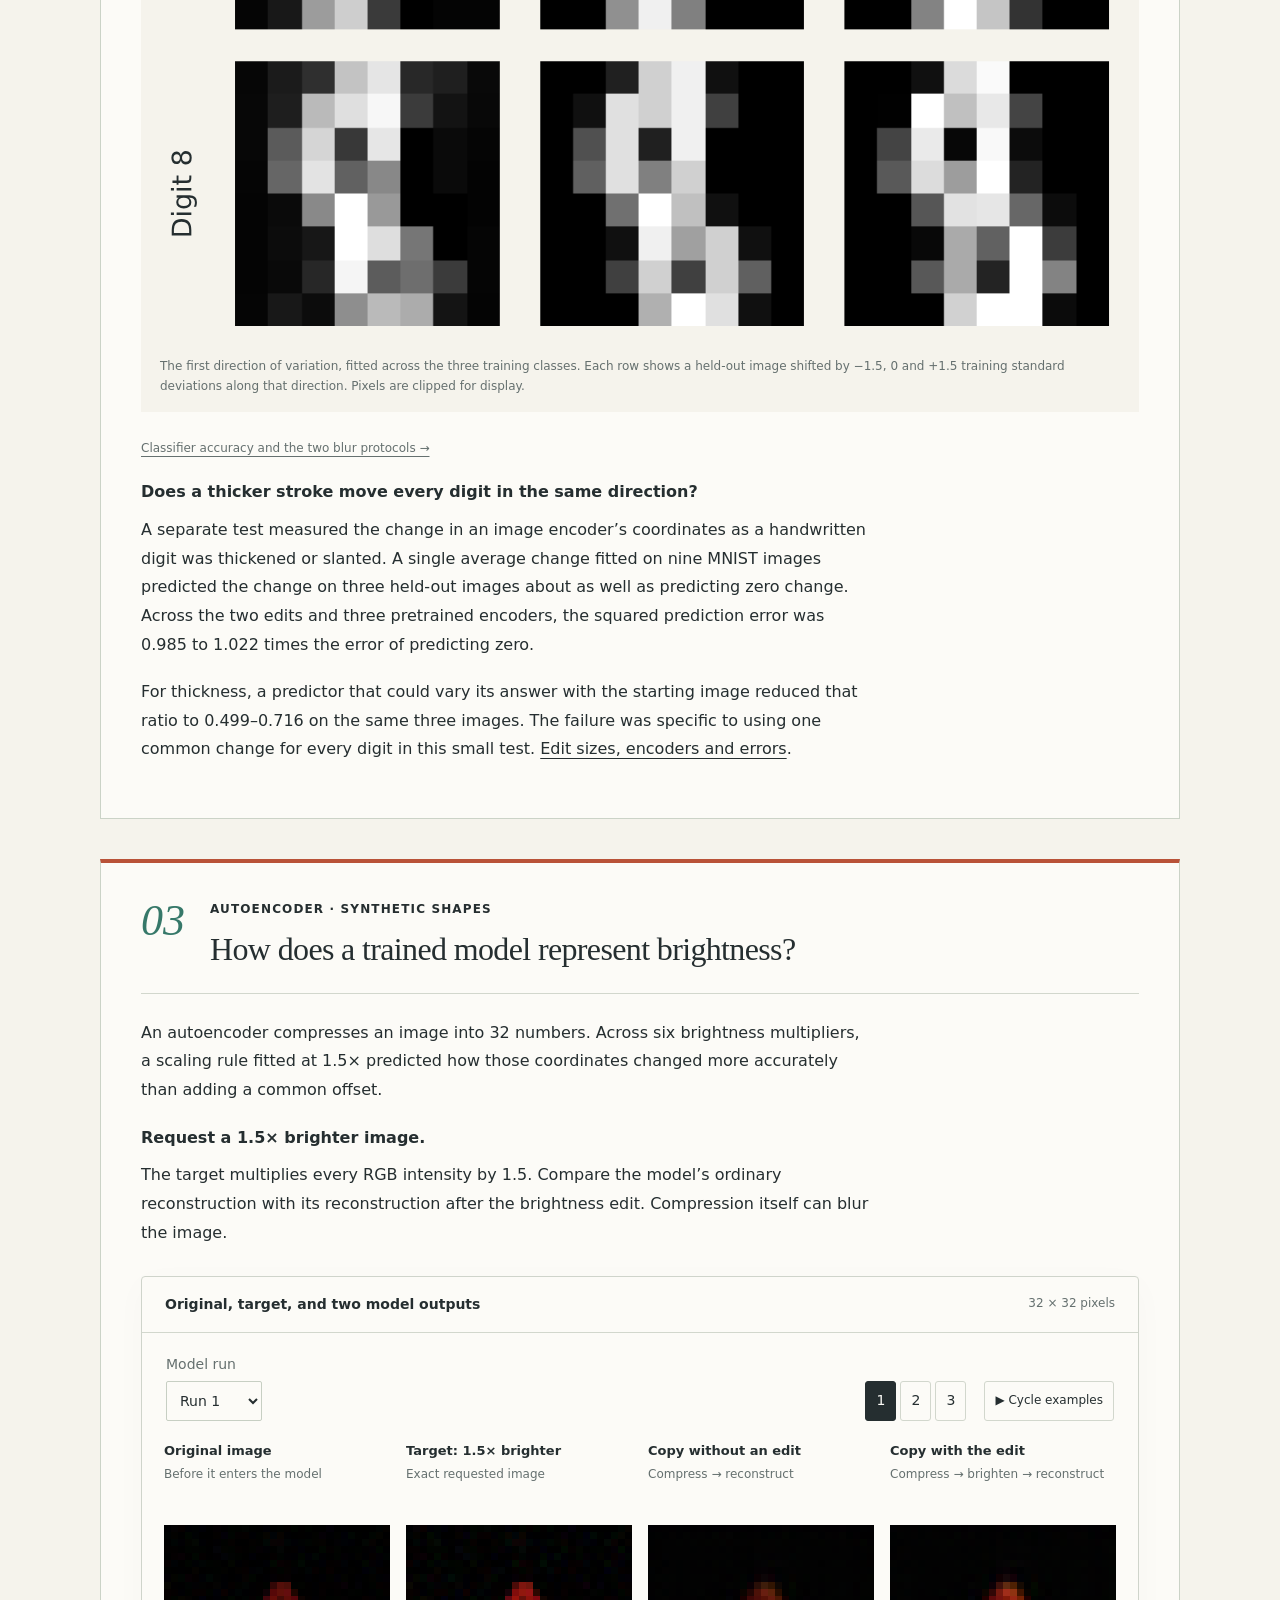
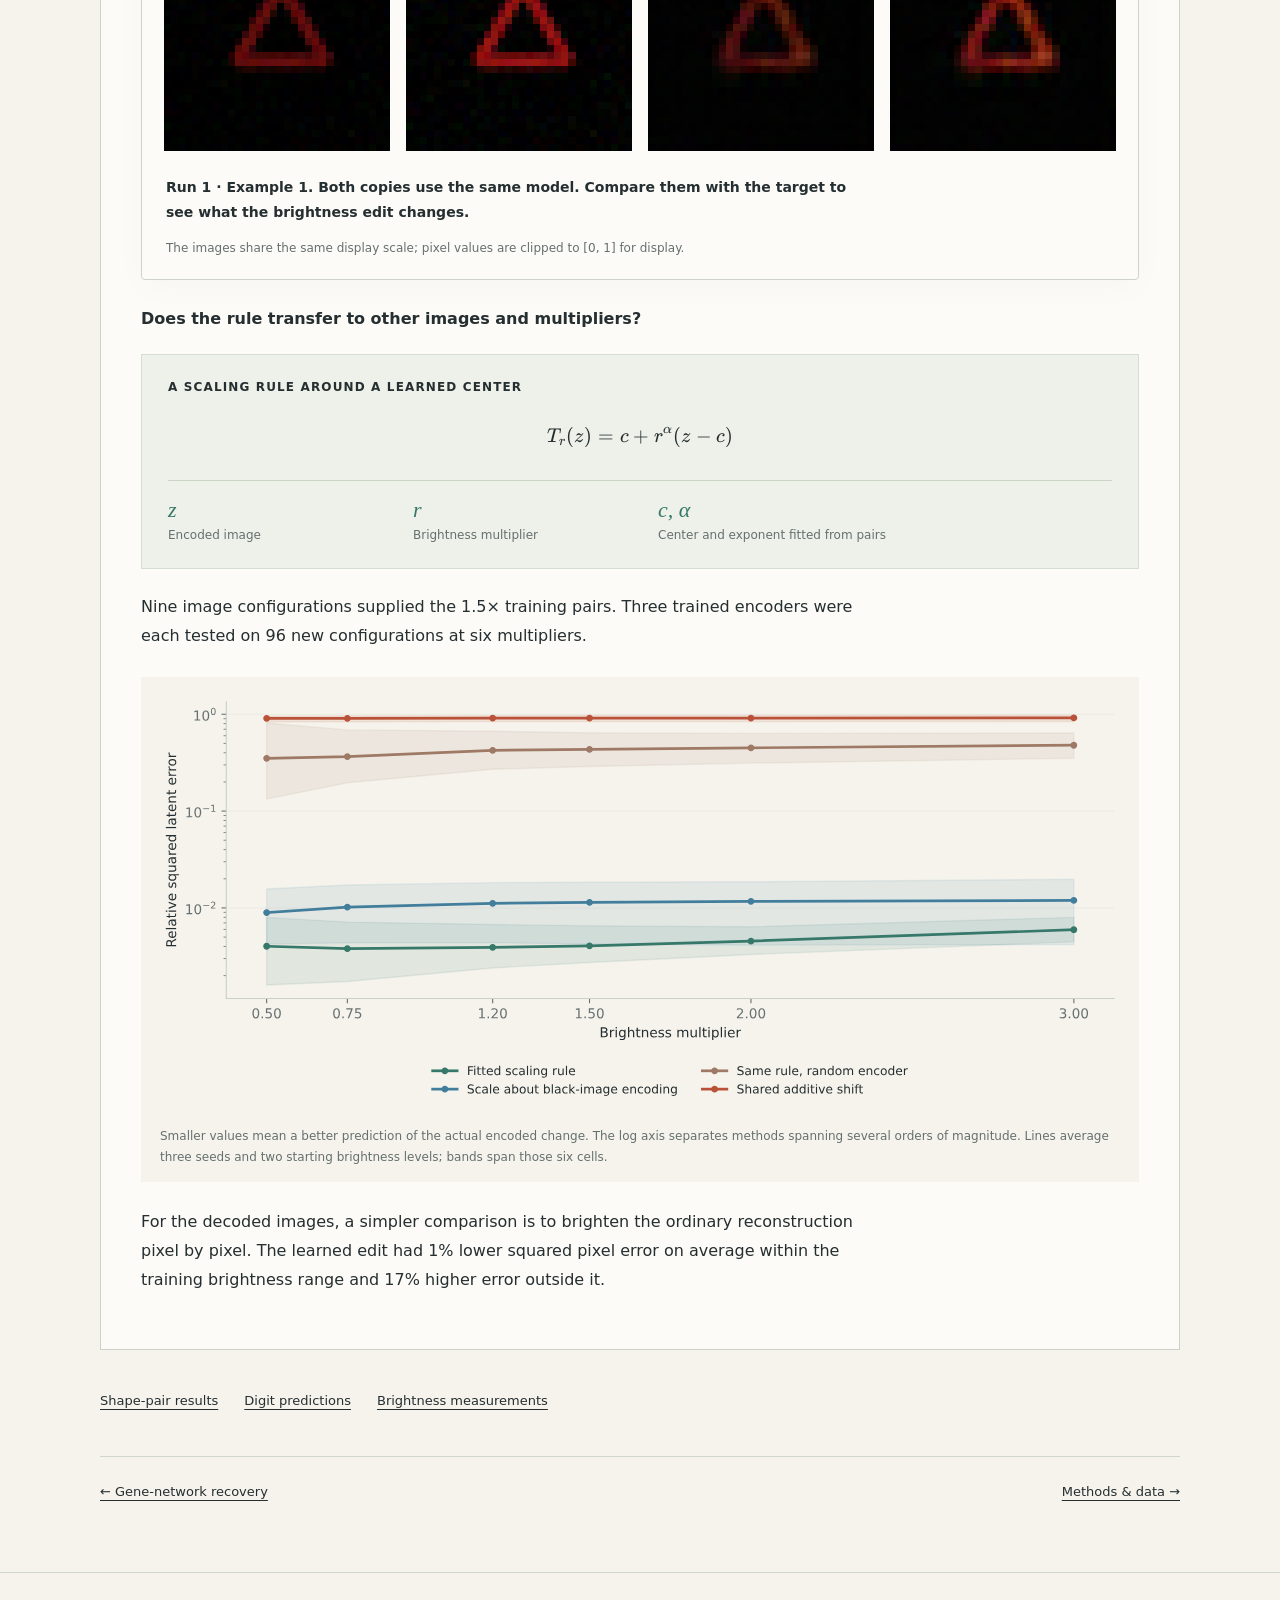
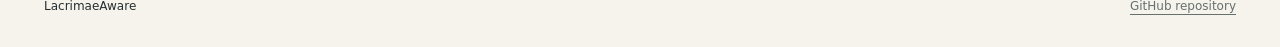
<file: docs/studies/image-representations.html>
<!doctype html>
<html lang="en"><head><meta charset="utf-8"><meta name="viewport" content="width=device-width,initial-scale=1">
<meta name="description" content="Experiments with biological models, gene networks and image representations, with interactive figures and results.">
<meta name="color-scheme" content="light"><title>Image representations · Modeling and Inference</title><link rel="icon" href="data:image/svg+xml,%3Csvg xmlns='http://www.w3.org/2000/svg' viewBox='0 0 40 40'%3E%3Crect width='40' height='40' rx='20' fill='%23252e30'/%3E%3Ctext x='20' y='28' text-anchor='middle' font-family='Georgia' font-size='29' fill='%23f5f3ec'%3Em%3C/text%3E%3C/svg%3E">
<link rel="stylesheet" href="../vendor/katex/katex.min.css"><link rel="stylesheet" href="../style.css"><script type="module" src="../app.js"></script></head>
<body data-base="../"><a class="skip" href="#main">Skip to content</a>
<header class="mast"><div class="mast-inner wrap"><a class="brand" href="../index.html"><span class="brand-mark" aria-hidden="true">m</span>Modeling and Inference</a><nav aria-label="Main navigation"><a href="../index.html#rates">Experiments</a><a href="../methods.html">Methods & data</a></nav></div></header>
<main class="note study-page" id="main">
  <a class="back" href="../index.html#representations">← Back to the studies</a>
  <p class="eyebrow">03 · Geometry &amp; structured transforms</p>
  <h1>What can we learn by comparing images within and across classes?</h1>
  <p>Two triangles can differ in color and stroke width. Does comparing two triangles make either change easier to find than comparing a triangle with a square? With handwritten digits, the question is whether accounting for variation among examples of each digit improves classification.</p>
  <p>On fresh images, directions learned from same-shape pairs tended to match changes in color and stroke width more closely. On handwritten digits, using the variation within and between classes to weight the selected directions failed to improve average accuracy in either blur condition.</p>
  <nav class="chapter-nav" aria-label="Sections in this study">
    <a href="#color-discovery"><span>01</span><strong>Comparing shapes</strong><small>Finding color and stroke width</small></a>
    <a href="#within-class"><span>02</span><strong>Classifying digits</strong><small>When blur predicts the label</small></a>
    <a href="#encoder"><span>03</span><strong>Predicting brightness</strong><small>A rule fitted at one multiplier</small></a>
  </nav>

  <section class="research-chapter" id="color-discovery">
    <header class="chapter-heading"><span class="chapter-number">01</span><div><p class="eyebrow">Synthetic shapes · 20 batches</p><h2>Does pairing images by shape help recover color or stroke width?</h2></div></header>
    <p>Each batch contains the same four shapes in four colors and three stroke widths. One model compared pairs of the same shape. The other compared different shapes using the same images and the same color and width changes. Each model fitted six directions to the pixel differences.</p>
    <p>On fresh images, the same-shape model aligned more closely with the red versus non-red color difference in <strong>13 of 20 batches</strong>. Average alignment was <strong>0.795 versus 0.742</strong>, on a scale from 0 to 1. For thick versus thin strokes, it scored higher in <strong>14 of 20 batches</strong>, averaging <strong>0.687 versus 0.629</strong>.</p>
    <figure><a href="../assets/shape-pair-alignment.svg" title="Open full-size figure"><img src="../assets/shape-pair-alignment.svg" alt="Same-shape pairing scored higher for color in 13 of 20 batches and for stroke width in 14 of 20." width="1200" height="500"></a><figcaption>Each dot compares the two pairing methods on one held-out batch. Diamonds mark the means. Positive values favor same-shape pairing.</figcaption></figure>
    <p>Five different-shape fits reached the iteration limit. With ten times as many iterations, the mean advantage of same-shape pairing narrowed from 0.053 to 0.036 for color and stayed near 0.058 for width.</p>
    <p class="copy-note" id="cross-class"><a href="../methods.html#color-discovery">Pairing, scoring and ungrouped-image comparison</a> · <a href="../methods.html#shape-transfer">Which changes carried over to a held-out shape?</a></p>
  </section>

  <section class="research-chapter" id="within-class">
    <header class="chapter-heading"><span class="chapter-number">02</span><div><p class="eyebrow">Handwritten digits · ten image splits</p><h2>Does ignoring variation within each digit improve classification?</h2></div></header>
    <p>In one training condition, 3s were blurred more often than 5s or 8s. In the other, blur was independent of the digit. Both conditions used held-out test images with blur applied independently of the label.</p>
    <p>A nearest-mean classifier assigns each image to the closest average digit. Removing eight directions of variation estimated within digit classes raised its mean test accuracy from <strong>74.0% to 82.3%</strong> when training blur was tied to the label. With independent training blur, the same change lowered accuracy from <strong>93.2% to 87.4%</strong>.</p>
    <p>On the correlated-blur task, logistic regression reached <strong>93.2%</strong>. Training it on both sharp and blurred versions of each training image raised accuracy to <strong>97.3%</strong>.</p>
    <p>Could the training data tell the classifier how much of that variation to keep? In a separate test with stronger blur, a rule comparing variation within digit classes with the separation of their means gave <strong>54.3%</strong> accuracy under class-correlated training blur. Leaving the directions unchanged gave 55.2%. Regularized linear discriminant analysis reached 75.2%.</p>
    <figure><a href="../assets/within-class-geometry.svg" title="Open full-size figure"><img src="../assets/within-class-geometry.svg" alt="Held-out images of a 3, a 5 and an 8, each moved along the same direction of variation." width="1050" height="960"></a><figcaption>The first direction of variation, fitted across the three training classes. Each row shows a held-out image shifted by −1.5, 0 and +1.5 training standard deviations along that direction. Pixels are clipped for display.</figcaption></figure>
    <p class="copy-note"><a href="../methods.html#classification">Classifier accuracy and the two blur protocols →</a></p>
    <h3>Does a thicker stroke move every digit in the same direction?</h3>
    <p>A separate test measured the change in an image encoder’s coordinates as a handwritten digit was thickened or slanted. A single average change fitted on nine MNIST images predicted the change on three held-out images about as well as predicting zero change. Across the two edits and three pretrained encoders, the squared prediction error was 0.985 to 1.022 times the error of predicting zero.</p>
    <p>For thickness, a predictor that could vary its answer with the starting image reduced that ratio to 0.499–0.716 on the same three images. The failure was specific to using one common change for every digit in this small test. <a href="../methods.html#digit-edits">Edit sizes, encoders and errors</a>.</p>
  </section>

  <section class="research-chapter" id="encoder">
    <header class="chapter-heading"><span class="chapter-number">03</span><div><p class="eyebrow">Autoencoder · synthetic shapes</p><h2>How does a trained model represent brightness?</h2></div></header>
    <p>An autoencoder compresses an image into 32 numbers. Across six brightness multipliers, a scaling rule fitted at 1.5× predicted how those coordinates changed more accurately than adding a common offset.</p>
    <h3>Request a 1.5× brighter image.</h3>
    <p>The target multiplies every RGB intensity by 1.5. Compare the model’s ordinary reconstruction with its reconstruction after the brightness edit. Compression itself can blur the image.</p>
    <div class="experiment image-experiment brightness-gallery">
      <div class="experiment-heading"><strong>Original, target, and two model outputs</strong><span class="small-label">32 × 32 pixels</span></div>
      <div class="image-toolbar"><label for="image-seed">Model run<select id="image-seed"><option value="0">Run 1</option><option value="1">Run 2</option><option value="2">Run 3</option></select></label><div class="example-select" role="group" aria-label="Image example"><button data-example="0" aria-pressed="true">1</button><button data-example="1" aria-pressed="false">2</button><button data-example="2" aria-pressed="false">3</button></div><button id="cycle-images" class="subtle-button" aria-pressed="false">▶ Cycle examples</button></div>
      <div class="brightness-grid">
        <figure><figcaption><strong>Original image</strong><span>Before it enters the model</span></figcaption><img id="image-input" src="../assets/brightness-0-0-ratio_input.png" alt="Original image at its starting brightness" width="192" height="192"></figure>
        <figure><figcaption><strong>Target: 1.5× brighter</strong><span>Exact requested image</span></figcaption><img id="image-target" src="../assets/brightness-0-0-ratio_target.png" alt="Target image with every RGB intensity multiplied by 1.5" width="192" height="192"></figure>
        <figure><figcaption><strong>Copy without an edit</strong><span>Compress → reconstruct</span></figcaption><img id="image-copy" src="../assets/brightness-0-0-ratio_unchanged.png" alt="Model reconstruction without changing its image coordinates" width="192" height="192"></figure>
        <figure><figcaption><strong>Copy with the edit</strong><span>Compress → brighten → reconstruct</span></figcaption><img id="image-edit" src="../assets/brightness-0-0-ratio_prediction.png" alt="Model reconstruction after applying the learned brightness rule" width="192" height="192"></figure>
      </div>
      <p class="experiment-verdict" id="image-verdict" aria-live="polite">Compare both model outputs with the brighter target.</p>
      <p class="fineprint">The images share the same display scale; pixel values are clipped to [0, 1] for display.</p>
    </div>
    <h3>Does the rule transfer to other images and multipliers?</h3>
    <div class="formula-card"><p class="eyebrow">A scaling rule around a learned center</p><div class="math-block"><span class="katex-display"><span class="katex"><span class="katex-mathml"><math xmlns="http://www.w3.org/1998/Math/MathML" display="block"><semantics><mrow><msub><mi>T</mi><mi>r</mi></msub><mo stretchy="false">(</mo><mi>z</mi><mo stretchy="false">)</mo><mo>=</mo><mi>c</mi><mo>+</mo><msup><mi>r</mi><mi>α</mi></msup><mo stretchy="false">(</mo><mi>z</mi><mo>−</mo><mi>c</mi><mo stretchy="false">)</mo></mrow><annotation encoding="application/x-tex">T_r(z)=c+r^{\alpha}(z-c)</annotation></semantics></math></span><span class="katex-html" aria-hidden="true"><span class="katex-base"><span class="katex-strut" style="height:1em;vertical-align:-0.25em;"></span><span class="mord"><span class="mord mathnormal" style="margin-right:0.1389em;">T</span><span class="msupsub"><span class="vlist-t vlist-t2"><span class="vlist-r"><span class="vlist" style="height:0.1514em;"><span style="top:-2.55em;margin-left:-0.1389em;margin-right:0.05em;"><span class="pstrut" style="height:2.7em;"></span><span class="katex-sizing reset-size6 size3 mtight"><span class="mord mathnormal mtight" style="margin-right:0.0278em;">r</span></span></span></span><span class="vlist-s">​</span></span><span class="vlist-r"><span class="vlist" style="height:0.15em;"><span></span></span></span></span></span></span><span class="mopen">(</span><span class="mord mathnormal" style="margin-right:0.044em;">z</span><span class="mclose">)</span><span class="mspace" style="margin-right:0.2778em;"></span><span class="mrel">=</span><span class="mspace" style="margin-right:0.2778em;"></span></span><span class="katex-base"><span class="katex-strut" style="height:0.6667em;vertical-align:-0.0833em;"></span><span class="mord mathnormal">c</span><span class="mspace" style="margin-right:0.2222em;"></span><span class="mbin">+</span><span class="mspace" style="margin-right:0.2222em;"></span></span><span class="katex-base"><span class="katex-strut" style="height:1em;vertical-align:-0.25em;"></span><span class="mord"><span class="mord mathnormal" style="margin-right:0.0278em;">r</span><span class="msupsub"><span class="vlist-t"><span class="vlist-r"><span class="vlist" style="height:0.7144em;"><span style="top:-3.113em;margin-right:0.05em;"><span class="pstrut" style="height:2.7em;"></span><span class="katex-sizing reset-size6 size3 mtight"><span class="mord mtight"><span class="mord mathnormal mtight" style="margin-right:0.0037em;">α</span></span></span></span></span></span></span></span></span><span class="mopen">(</span><span class="mord mathnormal" style="margin-right:0.044em;">z</span><span class="mspace" style="margin-right:0.2222em;"></span><span class="mbin">−</span><span class="mspace" style="margin-right:0.2222em;"></span></span><span class="katex-base"><span class="katex-strut" style="height:1em;vertical-align:-0.25em;"></span><span class="mord mathnormal">c</span><span class="mclose">)</span></span></span></span></span></div><dl class="symbol-key"><div><dt>z</dt><dd>Encoded image</dd></div><div><dt>r</dt><dd>Brightness multiplier</dd></div><div><dt>c, α</dt><dd>Center and exponent fitted from pairs</dd></div></dl></div>
    <p>Nine image configurations supplied the 1.5× training pairs. Three trained encoders were each tested on 96 new configurations at six multipliers.</p>
    <figure><a href="../assets/brightness-transfer.svg" title="Open full-size figure"><img src="../assets/brightness-transfer.svg" alt="Relative squared prediction error across six brightness multipliers, comparing a fitted scaling action with simpler rules and random encoders." width="1500" height="675"></a><figcaption>Smaller values mean a better prediction of the actual encoded change. The log axis separates methods spanning several orders of magnitude. Lines average three seeds and two starting brightness levels; bands span those six cells.</figcaption></figure>
    <p>For the decoded images, a simpler comparison is to brighten the ordinary reconstruction pixel by pixel. The learned edit had 1% lower squared pixel error on average within the training brightness range and 17% higher error outside it.</p>
  </section>

  <div class="reading-links"><a href="../data/shape-pair-alignment.csv">Shape-pair results</a><a href="../data/classification.json">Digit predictions</a><a href="../data/brightness-transfer.csv">Brightness measurements</a></div>
  <div class="note-nav"><a href="gene-networks.html">← Gene-network recovery</a><a href="../methods.html#representations">Methods &amp; data →</a></div>
</main>

<footer class="footer"><div class="footer-inner wrap"><strong>LacrimaeAware</strong><div class="footer-right"><a href="https://github.com/LacrimaeAware/modeling-and-inference">GitHub repository</a></div></div></footer>
</body></html>
</file>
<file: docs/style.css>
:root{--paper:#f5f3ec;--white:#fcfbf7;--ink:#252e30;--muted:#65706f;--line:#d2d7cd;--green:#367869;--blue:#427e9c;--rust:#b95238;--serif:Georgia,'Times New Roman',serif;--sans:system-ui,-apple-system,'Segoe UI',sans-serif}
*{box-sizing:border-box}html{scroll-behavior:smooth;scroll-padding-top:90px}body{margin:0;background:var(--paper);color:var(--ink);font:16px/1.65 var(--sans);-webkit-font-smoothing:antialiased}a{color:inherit;text-underline-offset:4px}a:hover{color:var(--green)}button,select,input{font:inherit}button,select{color:var(--ink)}button{cursor:pointer}button:focus-visible,select:focus-visible,input:focus-visible,a:focus-visible{outline:3px solid var(--blue);outline-offset:4px}img,svg{max-width:100%}img{height:auto}p{margin:0 0 18px}h1,h2,h3{font-weight:400;margin:0;color:var(--ink)}.wrap{width:min(1240px,calc(100% - 88px));margin-inline:auto}.mast{border-bottom:1px solid var(--line);background:var(--paper);position:sticky;top:0;z-index:20}.mast-inner{height:74px;display:flex;justify-content:space-between;align-items:center;gap:28px}.brand{display:flex;align-items:center;gap:12px;text-decoration:none;font-size:15px;letter-spacing:-.02em;font-weight:650}.brand-mark{width:29px;height:29px;display:grid;place-content:center;border:1px solid var(--ink);border-radius:50%;font:italic 21px var(--serif)}.mast nav{display:flex;gap:25px;align-items:center;font-size:13px}.mast nav a{text-decoration:none}.mast nav a:last-child{padding-left:25px;border-left:1px solid var(--line)}.skip{position:absolute;top:-80px;left:12px;background:var(--white);padding:10px;z-index:100}.skip:focus{top:8px}.intro{display:grid;grid-template-columns:1.65fr 1fr;gap:75px;padding-top:62px;padding-bottom:54px;border-bottom:1px solid var(--ink)}.eyebrow{font-size:11px;font-weight:650;letter-spacing:.095em;text-transform:uppercase;margin:0 0 22px;line-height:1.6}.intro h1{font:400 clamp(39px,4vw,60px)/1.09 var(--serif);letter-spacing:-.044em;margin:0 0 25px}.lead{font-size:17px;line-height:1.7;max-width:615px;color:#525e5d;margin:0}.contents{align-self:center}.contents a{display:flex;align-items:center;gap:20px;padding:18px 0;border-bottom:1px solid var(--line);text-decoration:none}.contents a:first-child{border-top:1px solid var(--line)}.contents a>span{font:italic 20px var(--serif);color:var(--rust)}.contents strong{font-size:14px;font-weight:550;display:block}.contents small{display:block;font-size:12px;line-height:1.55;color:var(--muted);margin-top:3px}.contents b{margin-left:auto;font-weight:400;color:var(--muted)}.study{display:grid;grid-template-columns:.84fr 1.3fr;gap:62px;padding-top:62px;padding-bottom:64px;align-items:start}.section-number{display:inline-block;font:italic 17px var(--serif);letter-spacing:0;color:var(--rust);margin-right:15px}.study h2{font:36px/1.13 var(--serif);letter-spacing:-.032em;margin:0 0 25px}.study-copy>p:not(.eyebrow){font-size:15px;line-height:1.75}.study-copy .finding{padding-left:17px;border-left:2px solid var(--green);font-size:15px}.study-copy .context-line{font-size:12px;line-height:1.7;color:var(--muted);margin-top:24px}.text-link{font-size:13px;font-weight:650;text-decoration:none;display:inline-flex;align-items:center;gap:25px;padding-bottom:5px;border-bottom:1px solid var(--ink)}.text-link:hover{border-color:var(--green)}.text-link span{font-size:18px;font-weight:400}.experiment{background:var(--white);border:1px solid #cfd4cb;border-radius:4px;overflow:hidden;box-shadow:0 8px 35px #32392906}.experiment-heading{padding:17px 23px;border-bottom:1px solid var(--line);display:flex;align-items:center;gap:9px}.experiment-heading strong{font-size:12px;font-weight:600;line-height:1.5}.small-label{margin-left:auto;font-size:10px;color:var(--muted);white-space:nowrap}.live-dot{width:6px;height:6px;background:var(--green);border-radius:50%;flex-shrink:0}.rate-flow{display:flex;align-items:center;justify-content:space-between;gap:8px;padding:27px 30px 16px}.molecule{font:21px var(--serif);line-height:1.5;text-align:center}.molecule small{display:block;font:10px var(--sans);color:var(--muted)}.flow-arrow{text-align:center;flex:1}.flow-arrow span{display:block;color:var(--muted);font-size:9px}.flow-arrow b{display:block;color:#acbcb3;font-size:28px;font-weight:300;line-height:1}.flow-arrow output{font:11px/1.5 ui-monospace,Consolas,monospace;color:var(--green)}.rate-tools{display:flex;align-items:center;gap:24px;padding:17px 24px 15px}.rate-tools label{display:grid;grid-template-columns:1fr auto;gap:4px;font-size:11px;flex:1;color:var(--muted)}.rate-tools output{color:var(--ink);font-variant-numeric:tabular-nums}.rate-tools input{grid-column:1/-1;width:100%;accent-color:var(--rust);margin:8px 0;cursor:pointer}.subtle-button{font-size:11px;line-height:1.4;border:1px solid var(--line);border-radius:3px;background:transparent;padding:8px 10px;min-height:34px;white-space:nowrap}.subtle-button:hover,.subtle-button[aria-pressed=true]{background:#ecefe7}.segmented{display:flex;margin:0 24px 12px;border:1px solid var(--line);border-radius:3px;width:max-content;max-width:calc(100% - 48px)}.segmented button{background:transparent;border:0;padding:8px 13px;font-size:11px;min-height:35px}.segmented button[aria-pressed=true]{background:var(--ink);color:var(--white)}.rate-charts{padding:0 16px}.rate-charts svg{width:100%;height:auto;display:block}.chart-label{font:12px var(--sans);fill:var(--muted)}.plot-title{font:600 12px var(--sans);fill:var(--ink)}.gridline{stroke:#dce1d8;stroke-width:1}.plot-axis{stroke:#b7c3b8;stroke-width:1}.plot-reference{fill:none;stroke:var(--blue);stroke-width:4}.plot-alternative{fill:none;stroke:var(--rust);stroke-width:2.2;stroke-dasharray:6 4}.legend{display:flex;flex-wrap:wrap;gap:20px;padding:2px 24px 14px;font-size:10px;color:var(--muted)}.legend span{display:flex;align-items:center;gap:7px}.legend i{width:19px;height:0;border-top:2px solid;display:inline-block}.reference{border-color:var(--blue)!important}.alternative{border-color:var(--rust)!important;border-top-style:dashed!important}.raw{border-color:#9e7965!important}.cleaned{border-color:var(--green)!important}.experiment-verdict{font-size:12px;font-weight:550;line-height:1.65;margin:0 24px 13px;padding-top:12px;border-top:1px solid var(--line);min-height:33px}.fineprint{font-size:10px;line-height:1.6;color:var(--muted);margin:0 24px 19px}.network-band{background:#e9eee5;border-block:1px solid #cbd7c7}.network-experiment{box-shadow:none}.network-tools{display:flex;align-items:center;gap:30px;padding:20px 24px 0}.network-tools label,.image-toolbar label{font-size:10px;color:var(--muted)}select{display:block;margin-top:5px;background:var(--white);border:1px solid #c7cfc3;padding:7px 24px 7px 9px;border-radius:2px;font-size:11px;min-height:35px;max-width:100%}.network-tools p{font-size:11px;color:var(--muted);line-height:1.7;margin:0;flex:1}.network-tools label{min-width:140px}.chart{padding:8px 15px 0}.chart svg{display:block;width:100%;height:auto}.chart .fallback{width:100%;display:block}.image-toolbar{display:flex;align-items:end;gap:18px;justify-content:space-between;padding:20px 24px}.example-select{display:flex;gap:4px;margin-left:auto}.example-select button{width:31px;height:34px;background:none;border:1px solid var(--line);border-radius:3px;font-size:11px}.example-select button[aria-pressed=true]{background:var(--ink);border-color:var(--ink);color:var(--white)}.image-triptych{display:grid;grid-template-columns:repeat(3,minmax(0,1fr));gap:10px;padding:0 24px}.image-triptych figure{margin:0;min-width:0}.image-triptych img{width:100%;display:block;aspect-ratio:1;background:#090b0c;image-rendering:pixelated;border-radius:2px}.image-triptych figcaption{font-size:11px;line-height:1.5;padding:10px 0;color:var(--ink)}.image-triptych figcaption span{display:inline-block;color:var(--muted);font-size:9px;margin-right:6px}.edit-law{margin:9px 24px 22px;padding:13px 0;border-block:1px solid var(--line);display:flex;justify-content:space-between;align-items:center;gap:10px}.edit-law>span{font-size:10px;color:var(--muted)}.edit-law b{font:italic 23px var(--serif);color:var(--blue)}.image-experiment .experiment-verdict{border-top:0;padding-top:0}.closing{display:grid;grid-template-columns:.84fr 1.3fr;gap:62px;border-top:1px solid var(--ink);padding:38px 0 49px}.closing h2{font:31px/1.22 var(--serif);letter-spacing:-.02em}.closing .eyebrow{margin-bottom:12px}.closing p:not(.eyebrow){font-size:14px;max-width:600px}.footer{border-top:1px solid var(--line);padding:24px 0 30px;color:var(--muted);font-size:11px}.footer-inner{display:flex;justify-content:space-between;gap:25px}.footer strong{font-size:12px;color:var(--ink);font-weight:500}.footer p{margin:6px 0 0}.footer a{margin-left:14px}.footer-right{text-align:right;max-width:440px}.fallback{margin:0;display:block}.note{width:min(960px,calc(100% - 72px));margin:0 auto;padding:42px 0 70px}.back{font-size:12px;text-decoration:none;display:inline-block;margin-bottom:37px;color:var(--muted)}.note .eyebrow{margin-bottom:15px}.note h1{font:45px/1.14 var(--serif);letter-spacing:-.035em;max-width:850px;margin-bottom:24px}.note .standfirst{font-size:18px;line-height:1.7;max-width:800px;color:#53625f}.note h2{font:29px/1.25 var(--serif);letter-spacing:-.02em;margin:36px 0 16px}.note h3{font:600 16px/1.4 var(--sans);margin:22px 0 12px}.note p,.note li{font-size:15px;line-height:1.8}.note p{max-width:850px}.note ul{padding-left:22px}.note figure{margin:28px 0;background:var(--paper)}.note figure img{display:block;width:100%}.note figcaption{font-size:12px;color:var(--muted);line-height:1.7;margin-top:15px}.note table{border-collapse:collapse;width:100%;font-size:13px;text-align:left}.note td,.note th{padding:11px 15px;border-bottom:1px solid var(--line);vertical-align:top}.note th{font-weight:600;background:#e9eee5}.table-scroll{overflow-x:auto;max-width:100%;margin:22px 0}.note code{font:12px/1.7 ui-monospace,Consolas,monospace;overflow-wrap:anywhere}.note pre{padding:20px;background:#e9eee5;overflow-x:auto;border:1px solid var(--line)}.callout{border-left:3px solid var(--green);padding:3px 0 3px 22px;margin:28px 0}.callout p:last-child{margin:0}.equations{font:italic 25px/1.8 var(--serif);padding:20px 24px;margin:25px 0;background:#e9eee5;overflow-x:auto}.note .note-nav{display:flex;justify-content:space-between;gap:20px;border-top:1px solid var(--line);padding-top:24px;margin-top:45px;font-size:13px}.note .experiment{margin:28px 0}.note .network-tools p{font-size:12px}.note .experiment-verdict{font-size:13px}.note .fineprint{font-size:11px}.note .legend{font-size:11px}.note .chart{max-width:770px;margin-inline:auto}.small-caps{font-size:11px;letter-spacing:.06em;text-transform:uppercase}.benchmark-axis{font:11px var(--sans);fill:var(--muted)}.benchmark-label{font:12px var(--sans);fill:var(--ink)}.chart-caption{font-size:12px;color:var(--muted)}.reading-links{display:flex;flex-wrap:wrap;gap:12px 26px;font-size:13px}.reading-links a{margin:0}.note .scope-table td:first-child{width:25%;font-weight:550}.copy-note{font-size:12px!important;color:var(--muted)}[hidden]{display:none!important}
@media(min-width:1440px){.intro h1{font-size:62px}.study h2{font-size:39px}}
@media(max-width:1100px){.wrap{width:calc(100% - 60px)}.intro{gap:35px;grid-template-columns:1.45fr 1fr}.study,.closing{gap:32px;grid-template-columns:.8fr 1.2fr}.study h2{font-size:31px}.study-copy>p:not(.eyebrow){font-size:14px}.small-label{display:none}.experiment-heading{padding:16px 18px}.rate-flow{padding-inline:20px}.molecule{font-size:19px}.image-toolbar{gap:10px;padding-inline:18px}.image-triptych{padding-inline:18px;gap:7px}.image-triptych figcaption{font-size:10px}.image-triptych figcaption span{display:none}.subtle-button{font-size:10px;padding-inline:8px}.image-toolbar label{max-width:85px}.experiment-verdict{font-size:11px}.network-tools{gap:16px}.network-tools label{min-width:115px}.rate-tools{gap:14px}}
@media(max-width:800px){.mast-inner{height:65px}.mast nav{gap:17px;font-size:12px}.mast nav a:last-child{padding-left:17px}.brand{font-size:13px}.brand-mark{width:25px;height:25px;font-size:18px}.intro{grid-template-columns:1fr;padding-top:36px;padding-bottom:33px;gap:28px}.intro h1{font-size:47px}.contents{display:grid;grid-template-columns:repeat(3,1fr);gap:22px}.contents a{gap:10px;align-items:start;padding:12px 0;border-top:1px solid var(--line)}.contents small{font-size:10px}.contents strong{font-size:12px}.contents b{display:none}.contents a>span{font-size:17px}.study{grid-template-columns:1fr;gap:28px;padding:40px 0}.study-copy{max-width:650px}.study h2{font-size:36px}.study h2 br{display:none}.study-copy>p:not(.eyebrow){font-size:15px}.study-copy .context-line{font-size:12px}.eyebrow{margin-bottom:14px}.study h2{margin-bottom:18px}.experiment-heading{padding:18px 24px}.small-label{display:block}.rate-charts{padding-inline:20px}.image-triptych{padding-inline:24px;gap:15px}.image-triptych figcaption{font-size:12px}.image-toolbar{padding-inline:24px}.subtle-button{font-size:11px}.experiment-verdict{font-size:12px}.network-tools{gap:30px}.network-tools label{min-width:140px}.closing{grid-template-columns:1fr;gap:24px}.closing h2 br{display:none}.footer-inner{display:block}.footer-right{text-align:left;margin-top:20px}.footer-right a{margin-left:0;margin-right:16px}.note{width:calc(100% - 48px)}.note h1{font-size:37px}}
@media(max-width:480px){.wrap{width:calc(100% - 36px)}.mast nav{gap:14px}.mast nav a:last-child{display:none}.brand-mark{display:none}.brand{font-size:12px}.intro{padding-top:29px}.intro h1{font-size:39px}.intro h1 br{display:none}.intro .eyebrow{font-size:9px}.lead{font-size:15px}.contents{gap:14px}.contents a{display:block}.contents a>span{display:block;margin-bottom:7px}.contents small{font-size:10px}.study h2{font-size:32px}.rate-flow{padding:21px 18px 12px;gap:5px}.molecule{font-size:18px}.molecule small{font-size:9px}.flow-arrow span{font-size:8px}.flow-arrow output{font-size:9px}.rate-tools{padding-inline:18px}.segmented{margin-inline:18px;max-width:calc(100% - 36px)}.segmented button{padding:8px 10px;font-size:10px}.rate-charts{padding:0 5px}.legend{padding-inline:18px;gap:15px;font-size:9px}.experiment-heading{padding:15px 18px}.experiment-heading strong{font-size:11px}.small-label{display:none}.experiment-verdict,.fineprint{margin-inline:18px}.network-tools{padding:18px 18px 2px;gap:15px}.network-tools p{font-size:10px}.network-tools label{min-width:118px}.network-tools select{font-size:10px}.image-toolbar{padding:17px 15px;gap:8px}.image-toolbar label{font-size:9px}.image-toolbar select{font-size:10px;padding-right:12px}.example-select{gap:3px}.example-select button{width:26px;font-size:10px}.image-toolbar .subtle-button{font-size:9px;padding:7px}.image-triptych{padding-inline:15px;gap:7px}.image-triptych figcaption{font-size:9px}.edit-law{margin-inline:18px}.edit-law>span{font-size:9px}.edit-law b{font-size:22px}.note{width:calc(100% - 36px);padding-top:28px}.note h1{font-size:33px}.note .standfirst{font-size:16px}.note p,.note li{font-size:14px}.note h2{font-size:26px}.note td,.note th{padding:9px;font-size:12px}.note .note-nav{font-size:12px}.footer{font-size:10px}}
@media(prefers-reduced-motion:reduce){html{scroll-behavior:auto}*{animation:none!important;transition:none!important}}
@media print{.mast{position:static}.mast nav,button,input,select,.contents{display:none}.wrap,.note{width:100%}.study{break-inside:avoid}.experiment{box-shadow:none}.network-band{background:white}body{font-size:12px}.footer{break-inside:avoid}}
.image-triptych figcaption b{font-weight:400}.decoded-comparison{display:flex;align-items:center;justify-content:space-between;gap:14px;margin:6px 24px 18px}.decoded-comparison>span{font-size:11px;color:var(--muted)}.decoded-comparison .segmented{margin:0;max-width:none}.decoded-comparison .segmented button{font-size:11px}@media(max-width:480px){.decoded-comparison{margin-inline:18px}.decoded-comparison>span{font-size:10px}.decoded-comparison .segmented button{font-size:10px;padding:7px 9px}}

/* Comfortable reading and controls across the overview and study pages. */
.study-copy>p:not(.eyebrow),.note p,.note li,.closing p:not(.eyebrow){font-size:16px}
.study-copy .context-line,.eyebrow,.fineprint,.note .fineprint,.footer,.footer strong,.small-label,.legend,.note .legend,.contents small,.flow-arrow output,.molecule small,.image-triptych figcaption,.image-triptych figcaption span,.edit-law span,.copy-note{font-size:12px}
.study-copy .context-line{line-height:1.75}.intro .eyebrow{font-size:12px}
.mast nav,.text-link,.contents strong,.experiment-heading strong,.experiment-verdict,.note .experiment-verdict,.subtle-button,.segmented button,.decoded-comparison .segmented button,select,.network-tools select,.network-tools label,.image-toolbar label,.image-toolbar select,.example-select button,.rate-tools label,.back{font-size:14px}
.network-tools p,.decoded-comparison>span,.flow-arrow span{font-size:12px}
.subtle-button,.segmented button,.example-select button,select{min-height:40px}
.image-toolbar{flex-wrap:wrap}.image-toolbar label{max-width:none}.image-toolbar .subtle-button{font-size:12px}.image-triptych figcaption span{display:none}
.protocol-tools{display:flex;align-items:end;justify-content:space-between;gap:18px;padding:20px 24px 8px;flex-wrap:wrap}
.protocol-tools label{font-size:12px;color:var(--muted)}.protocol-tools .segmented{margin:0;max-width:100%}
.selection-result{display:flex;align-items:center;justify-content:center;gap:30px;margin:4px 24px 18px;padding:15px 0;background:#edf1e9;border-block:1px solid var(--line)}
.selection-result>div>span{display:block;font-size:12px;color:var(--muted)}.selection-result strong{display:block;font:34px/1.3 var(--serif);color:var(--green)}.selection-result strong small{font:15px var(--sans);color:var(--muted)}.selection-result>span{color:var(--muted);font-size:24px}
.note .rate-experiment{max-width:760px}.readme-content h1{margin-bottom:22px}.readme-content img{display:block;width:100%;margin:26px 0}.readme-content table{min-width:560px}
@media(max-width:800px){.mast nav{font-size:12px}.brand{font-size:14px}.contents{gap:16px}.contents strong{font-size:14px}.contents small{font-size:12px}.small-label{display:none}}
@media(max-width:480px){.brand{font-size:13px}.mast nav{gap:12px}.mast nav a:nth-child(2){font-size:12px}.contents{grid-template-columns:1fr;gap:0}.contents a{display:flex;gap:16px;padding:12px 0;border-top:0}.contents a:first-child{border-top:1px solid var(--line)}.contents a>span{margin:0}.contents small{font-size:12px}.intro h1{font-size:39px}.image-toolbar{gap:10px}.image-toolbar select{font-size:13px}.image-toolbar label{font-size:12px}.subtle-button{font-size:12px}.segmented button,.decoded-comparison .segmented button{font-size:12px}.network-tools{align-items:start;flex-wrap:wrap}.network-tools label{min-width:130px}.network-tools p{min-width:130px;font-size:12px}.protocol-tools{padding-inline:18px;gap:12px}.selection-result{margin-inline:18px;gap:24px}.selection-result strong{font-size:30px}.note .note-nav{flex-wrap:wrap}.molecule{font-size:18px}.flow-arrow span,.flow-arrow output{font-size:10px}}

.mast nav a:last-child{display:inline;border:0;padding-left:0}
.geometry-experiment>img{display:block;width:100%}.geometry-key{display:grid;grid-template-columns:1fr 1.5fr 1.4fr;gap:18px;padding:20px 24px;border-block:1px solid var(--line);margin-bottom:18px;font-size:12px;color:var(--muted)}.geometry-key b{display:block;font-size:14px;color:var(--green);margin-bottom:3px}
.study-page,.methods-page{width:min(1080px,calc(100% - 72px))}
.chapter-nav{display:grid;grid-template-columns:repeat(3,minmax(0,1fr));gap:16px;margin:32px 0 44px}
.chapter-nav a{background:var(--white);border:1px solid var(--line);border-top:3px solid var(--green);padding:18px 20px;text-decoration:none}
.chapter-nav span{font:italic 23px var(--serif);color:var(--rust);display:block;margin-bottom:6px}.chapter-nav strong{display:block;font-size:15px;font-weight:600}.chapter-nav small{display:block;font-size:12px;color:var(--muted);margin-top:4px}
.research-chapter,.method-chapter{padding:36px 40px;margin:40px 0;border:1px solid #cbd3c7;border-top:4px solid var(--green);background:var(--white);scroll-margin-top:100px}
.research-chapter:nth-of-type(2),.method-chapter:nth-of-type(2){border-top-color:var(--blue)}.research-chapter:nth-of-type(3),.method-chapter:nth-of-type(3){border-top-color:var(--rust)}
.chapter-heading{display:flex;align-items:flex-start;gap:24px;padding-bottom:24px;margin-bottom:25px;border-bottom:1px solid var(--line)}
.chapter-number{font:italic 44px/1 var(--serif);color:var(--green);min-width:45px}.chapter-heading .eyebrow{font-size:12px;margin:0 0 10px}.chapter-heading h2{margin:0;font:32px/1.18 var(--serif);max-width:780px}
.note .research-chapter p,.note .method-chapter p{max-width:72ch}.research-chapter figure{background:var(--paper);padding:15px;margin:26px 0}.research-chapter figcaption{padding-inline:4px}.research-chapter figure img{max-height:none}
.finding-box{border-left:3px solid var(--green);padding:17px 22px;background:#eef2eb;margin:25px 0}.finding-box>strong{font-size:14px;color:var(--green)}.finding-box p{margin:7px 0 0!important}
.transfer-flow{display:grid;grid-template-columns:1fr auto 1fr;gap:24px;align-items:center;margin:26px 0;padding:20px 24px;background:#edf1e9;border-block:1px solid var(--line)}.transfer-flow small{font-size:12px;color:var(--muted);display:block}.transfer-flow strong{font:23px/1.4 var(--serif);display:block;margin-top:5px}.transfer-flow>span{font-size:26px;color:var(--green)}
.formula-card{padding:22px 26px;background:#edf1e9;border:1px solid #d5ded0;margin:24px 0;min-width:0}.formula-card .eyebrow{font-size:12px;margin-bottom:12px}.formula-card p:last-child{margin-bottom:0;font-size:14px}.math-block{font-size:1.05rem;overflow-x:auto;overflow-y:hidden;padding:3px 1px}.math-block .katex-display{margin:.6em 0}.math-inline{font-style:normal}.edit-law .math-inline{color:var(--blue);font-size:19px}
.symbol-key{display:grid;grid-template-columns:1fr 1fr 2fr;gap:18px;border-top:1px solid #cad4c4;padding-top:16px;margin:18px 0 0}.symbol-key dt{font:italic 22px var(--serif);color:var(--green)}.symbol-key dd{font-size:12px;color:var(--muted);margin:3px 0 0}
.study-stats{display:grid;grid-template-columns:repeat(3,minmax(0,1fr));gap:20px;margin:26px 0 30px}.study-stats>div{border-left:2px solid #afc5b5;padding-left:17px}.study-stats strong{font:30px/1.25 var(--serif);color:var(--green);display:block}.study-stats span{display:block;font-size:12px;color:var(--muted);margin-top:7px;line-height:1.55}
.method-grid{display:grid;grid-template-columns:1fr 1fr;gap:20px;margin:24px 0}.method-grid .formula-card{margin:0;padding:20px}.method-grid .math-block{font-size:.94rem}
.method-note{padding:20px 24px;border-left:3px solid var(--blue);background:#edf1f1;margin:28px 0}.method-note>strong{font-size:14px}.method-note p{font-size:14px!important;margin-top:12px}.method-note p:last-child{margin-bottom:0}
.method-details{margin:18px 0;border-block:1px solid var(--line)}.method-details+.method-details{border-top:0;margin-top:-18px}.method-details summary{padding:16px 0;cursor:pointer;font-weight:600;line-height:1.5}.method-details summary:focus-visible{outline:3px solid var(--blue);outline-offset:4px}.method-details[open]{padding-bottom:16px}.method-details .table-scroll{margin-top:8px}.method-details p:last-child{margin-bottom:0}
.method-chapter h3{margin-top:34px;padding-top:23px;border-top:1px solid var(--line)}.method-block{margin-top:30px;padding:26px;border:1px solid var(--line);background:#faf9f4}.method-block h3:first-of-type{margin:0 0 18px;padding:0;border:0}.method-label{font-size:12px!important;letter-spacing:.08em;text-transform:uppercase;color:var(--green);font-weight:650}.method-block .formula-card{background:#f0f2ea}.method-block .study-stats{gap:14px}.method-block .study-stats strong{font-size:25px}.method-references{margin-top:32px}
.research-scope{padding:28px 32px;margin:36px 0;background:#e9eee5;border:1px solid #d0dacb}.research-scope h2{font-size:25px;margin:0 0 14px}.research-scope p{margin:0}
.research-chapter .image-experiment{max-width:750px;margin-inline:auto}.method-chapter .reading-links{padding-top:15px;border-top:1px solid var(--line);margin-top:24px}
@media(max-width:800px){.study-page,.methods-page{width:calc(100% - 40px)}.research-chapter,.method-chapter{padding:26px;margin:30px 0}.chapter-nav{gap:10px}.chapter-nav a{padding:15px}.chapter-heading{gap:18px}.chapter-heading h2{font-size:28px}.method-grid{grid-template-columns:1fr}.method-block{padding:20px}.method-chapter .study-stats{gap:14px}.method-chapter .study-stats strong{font-size:25px}}
@media(max-width:480px){.study-page,.methods-page{width:calc(100% - 28px)}.research-chapter,.method-chapter{padding:22px 16px}.chapter-heading{gap:13px;padding-bottom:20px}.chapter-number{font-size:32px;min-width:31px}.chapter-heading h2{font-size:26px}.chapter-heading .eyebrow{font-size:10px}.chapter-nav{grid-template-columns:1fr;gap:8px;margin:24px 0}.chapter-nav a{display:grid;grid-template-columns:34px 1fr;column-gap:12px;padding:12px 16px;border-top-width:1px;border-left:3px solid var(--green)}.chapter-nav span{grid-row:1/3;margin:0;align-self:center}.chapter-nav strong{font-size:14px}.chapter-nav small{margin-top:1px}.research-chapter figure{padding:8px;margin-inline:-8px}.formula-card{padding:16px 12px}.math-block{font-size:.86rem}.method-block{padding:18px 12px;margin-inline:-5px}.method-grid .math-block{font-size:.88rem}.method-note{padding:17px 14px}.study-stats{gap:11px}.study-stats>div{padding-left:9px}.study-stats strong,.method-chapter .study-stats strong{font-size:24px}.study-stats span{font-size:11px}.method-block .study-stats{grid-template-columns:1fr;gap:15px}.method-block .study-stats>div{display:grid;grid-template-columns:110px 1fr;gap:12px;align-items:center}.method-block .study-stats span{margin:0}.method-block .study-stats strong{font-size:23px}.transfer-flow{gap:12px;padding:16px 12px}.transfer-flow strong{font-size:19px}.transfer-flow small{font-size:11px}.transfer-flow>span{font-size:20px}.symbol-key{grid-template-columns:1fr 1fr;gap:13px}.symbol-key>div:last-child{grid-column:1/-1}.finding-box{padding:16px}.geometry-key{padding:16px 18px;gap:12px;grid-template-columns:1fr}.geometry-key>span{display:flex;gap:12px}.geometry-key b{min-width:42px}.research-scope{padding:24px 20px}}
/* Color transfer: readable DOM labels, matching output/error columns. */
.color-comparison{margin:28px 0;padding:22px;background:var(--paper);border:1px solid var(--line)}
.color-toolbar{display:flex;justify-content:space-between;gap:20px;align-items:center;padding-bottom:22px;border-bottom:1px solid var(--line);margin-bottom:22px}
.color-toolbar p{margin:0!important;font-size:16px!important}.color-toolbar .segmented{flex-shrink:0}
.color-grid{display:grid;grid-template-columns:repeat(4,minmax(0,1fr));gap:16px}.color-cell{min-width:0}
.color-cell .eyebrow{font-size:10px!important;margin:0 0 6px!important}.color-cell h3{font:600 14px/1.4 var(--sans);margin:0 0 14px;min-height:40px}
.color-cell img,.color-errors figure img{display:block;width:100%;height:auto;image-rendering:pixelated;background:#000}
.color-cell>p:last-child{font-size:12px!important;line-height:1.55;margin:12px 0 0!important}.method-pixel .eyebrow{color:var(--rust)}.method-rule .eyebrow{color:var(--green)}
.color-errors{display:grid;grid-template-columns:repeat(4,minmax(0,1fr));gap:16px;border-top:1px solid var(--line);padding-top:22px;margin:22px 0}
.error-explanation{grid-column:span 2;padding-right:22px}.error-explanation h3{font:22px/1.25 var(--serif);margin:0 0 12px}.error-explanation>p{font-size:13px!important;line-height:1.6;margin-bottom:14px}
.color-errors figure{padding:0!important;margin:0!important;background:none}.color-errors figcaption{font-size:11px;line-height:1.5;padding:10px 0 0;margin:0}
.error-scale{display:block;width:100%;height:10px;margin:16px 0 5px}.error-scale-labels{display:flex;justify-content:space-between;gap:10px;font-size:10px;margin-bottom:12px}
.color-comparison .fineprint{font-size:11px!important;line-height:1.6}.color-comparison>p:last-child{margin-bottom:0}
@media(max-width:680px){.color-comparison{padding:16px;margin-inline:-8px}.color-toolbar{display:block}.color-toolbar p{margin-bottom:14px!important}.color-grid{grid-template-columns:1fr 1fr;gap:24px 14px}.color-cell h3{min-height:0}.color-errors{grid-template-columns:1fr 1fr;gap:16px}.error-explanation{padding-right:0}.error-explanation .error-scale{max-width:300px}.error-scale-labels{max-width:300px}}
/* Brightness comparison: input, target and both model outputs. */
.research-chapter .brightness-gallery{max-width:none}
.brightness-grid{display:grid;grid-template-columns:repeat(4,minmax(0,1fr));gap:16px;padding:0 22px 24px}
.brightness-grid figure{margin:0;padding:0;background:none;min-width:0}
.brightness-grid figcaption{padding:0;margin:0 0 14px;min-height:70px;font:12px/1.5 var(--sans)}
.brightness-grid figcaption strong{display:block;font-size:13px;color:var(--ink)}
.brightness-grid figcaption span{display:block;margin-top:5px;color:var(--muted)}
.brightness-grid img{display:block;width:100%;image-rendering:pixelated;background:#000}
@media(max-width:680px){.brightness-grid{grid-template-columns:1fr 1fr;padding:0 16px 20px;gap:22px 12px}.brightness-grid figcaption{min-height:74px}.brightness-grid figcaption strong{font-size:12px}.brightness-grid figcaption span{font-size:11px}}

.digit-results{width:100%;border-collapse:collapse;margin:18px 0;font-size:clamp(.81rem,1.3vw,.96rem);line-height:1.4;font-variant-numeric:tabular-nums}
.digit-results th,.digit-results td{padding:12px 8px;text-align:right;border-bottom:1px solid var(--line)}
.digit-results th:first-child{padding-left:clamp(12px,2vw,24px);text-align:left;width:43%}
.digit-results th:last-child,.digit-results td:last-child{padding-right:clamp(12px,2vw,24px)}
.digit-results th{font-weight:600}.digit-results tbody th{font-weight:400}
@media(max-width:480px){.mast-inner{gap:8px}.mast nav{gap:10px;font-size:11px}.mast nav a:last-child{display:inline}}
@media(max-width:480px){
  .rate-experiment .rate-flow{display:grid;grid-template-columns:auto 1fr auto 1fr auto;gap:2px;padding-inline:12px}
  .rate-experiment .flow-arrow output{white-space:nowrap}
}
</file>
